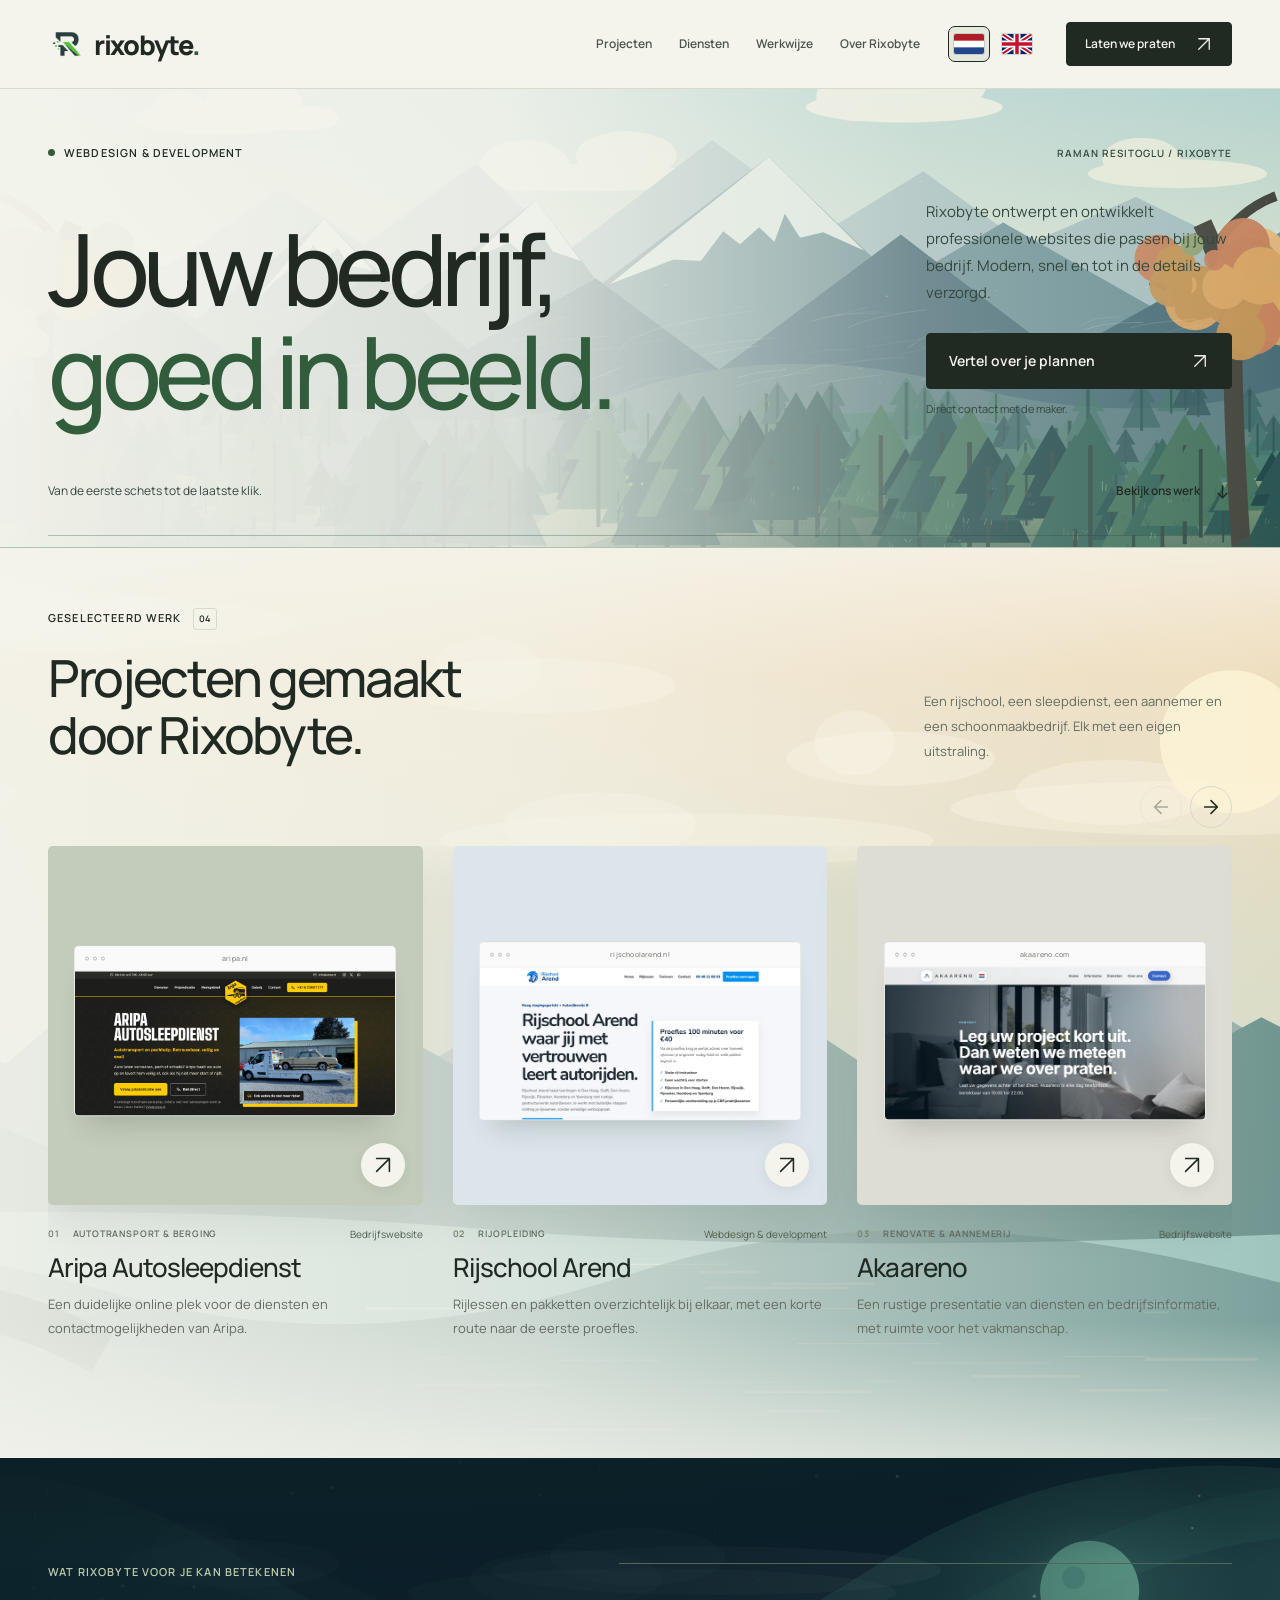
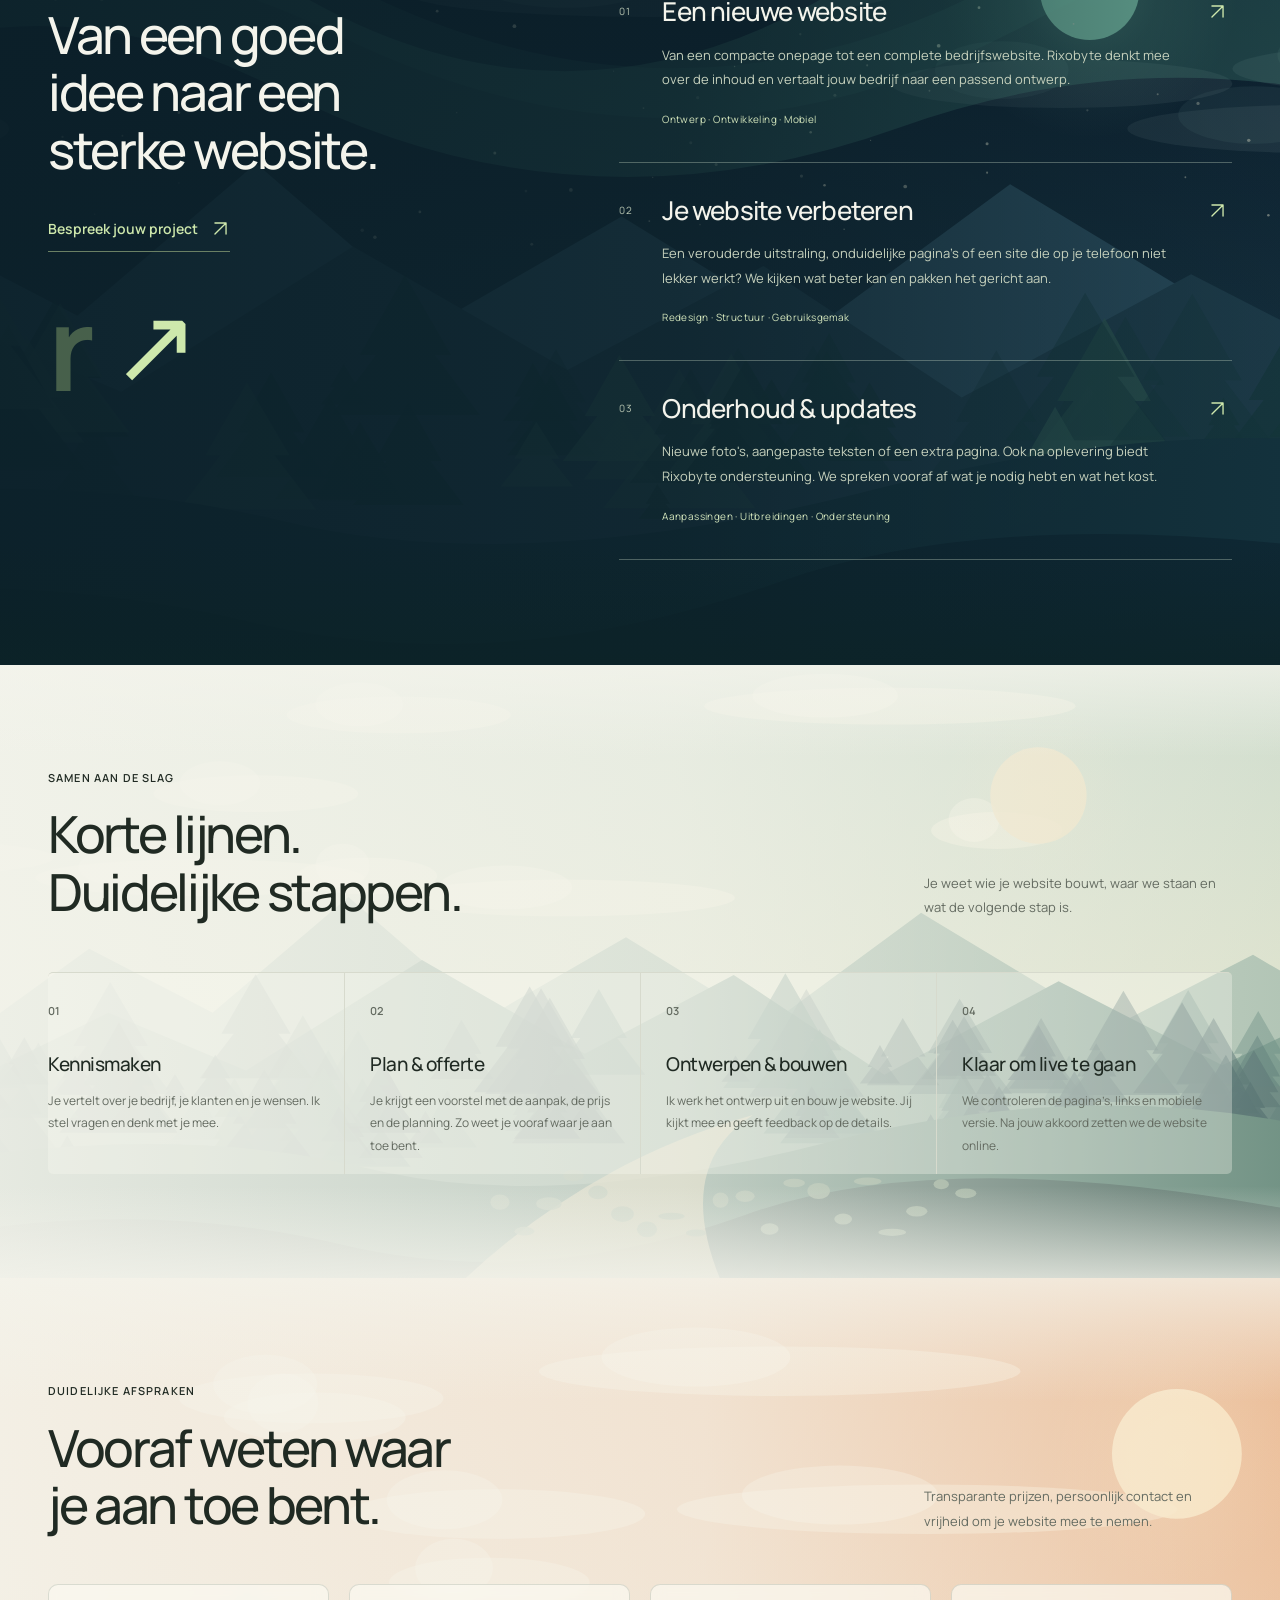
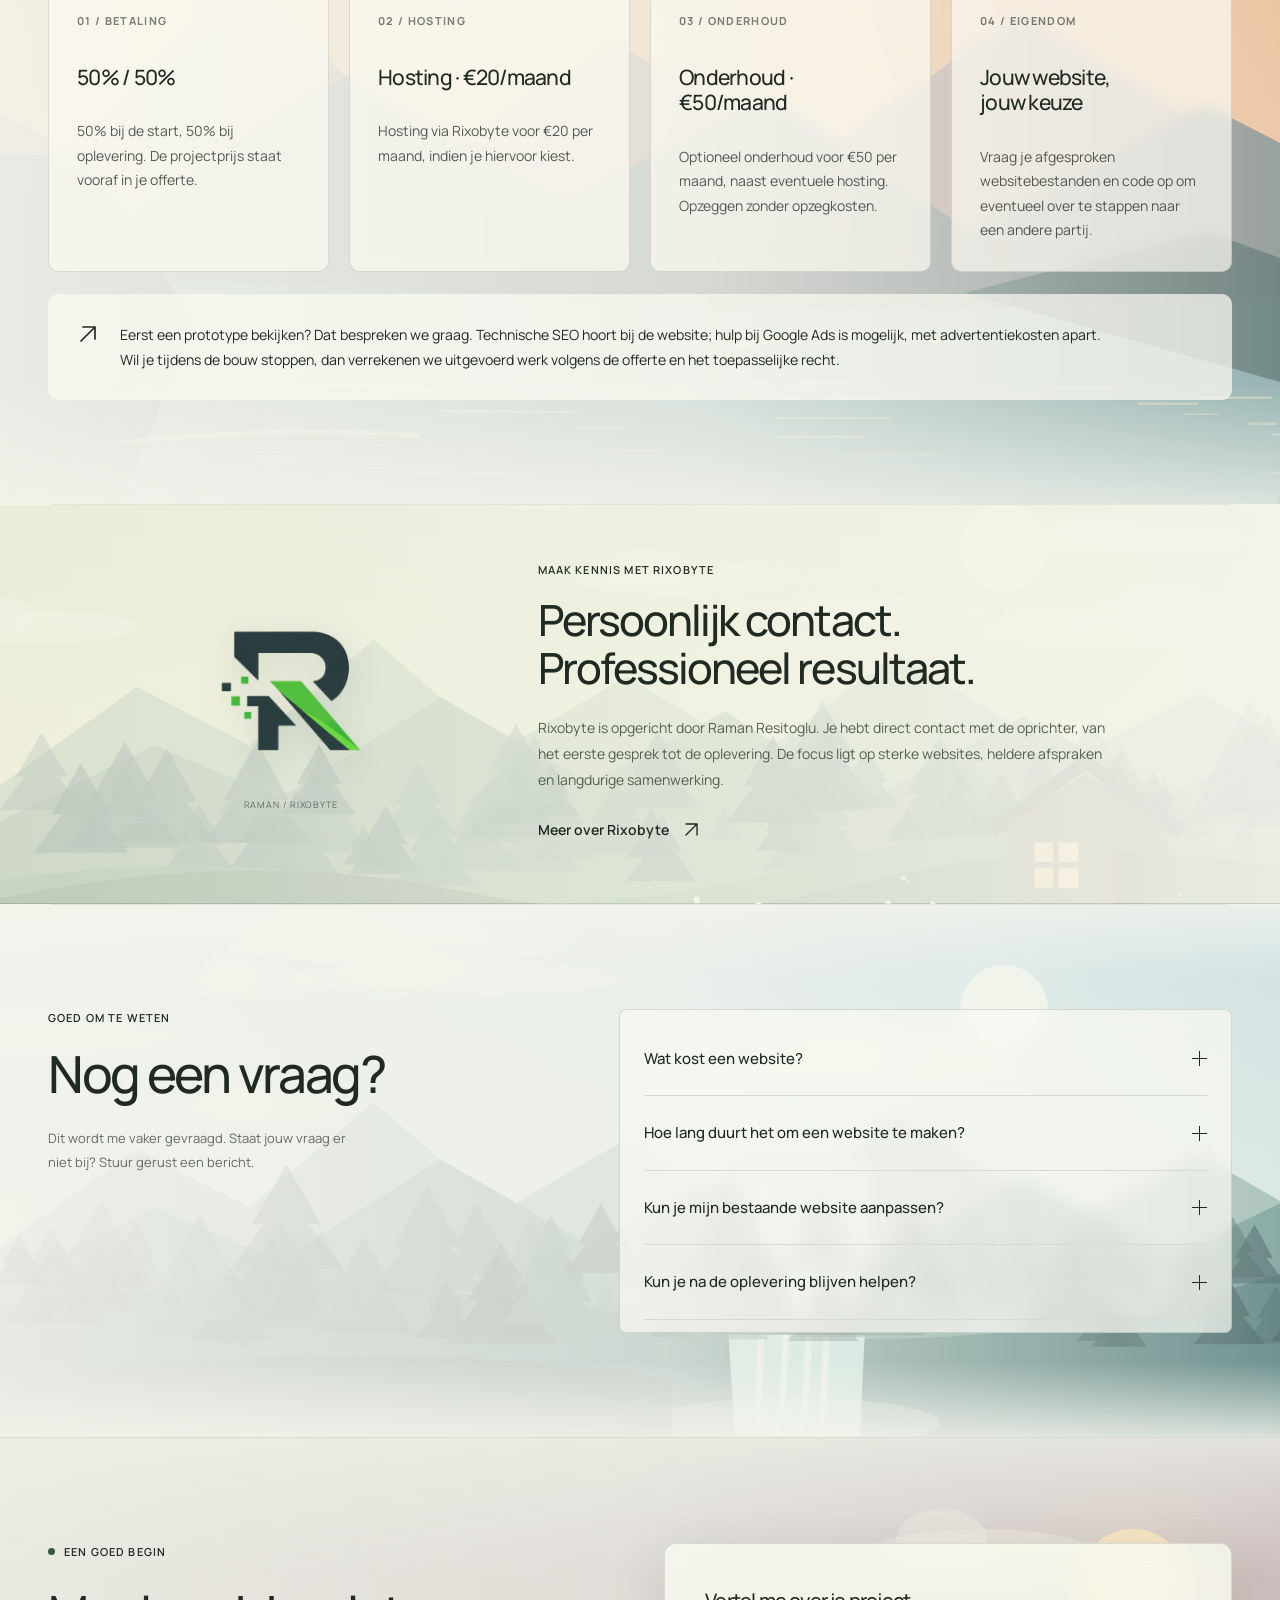
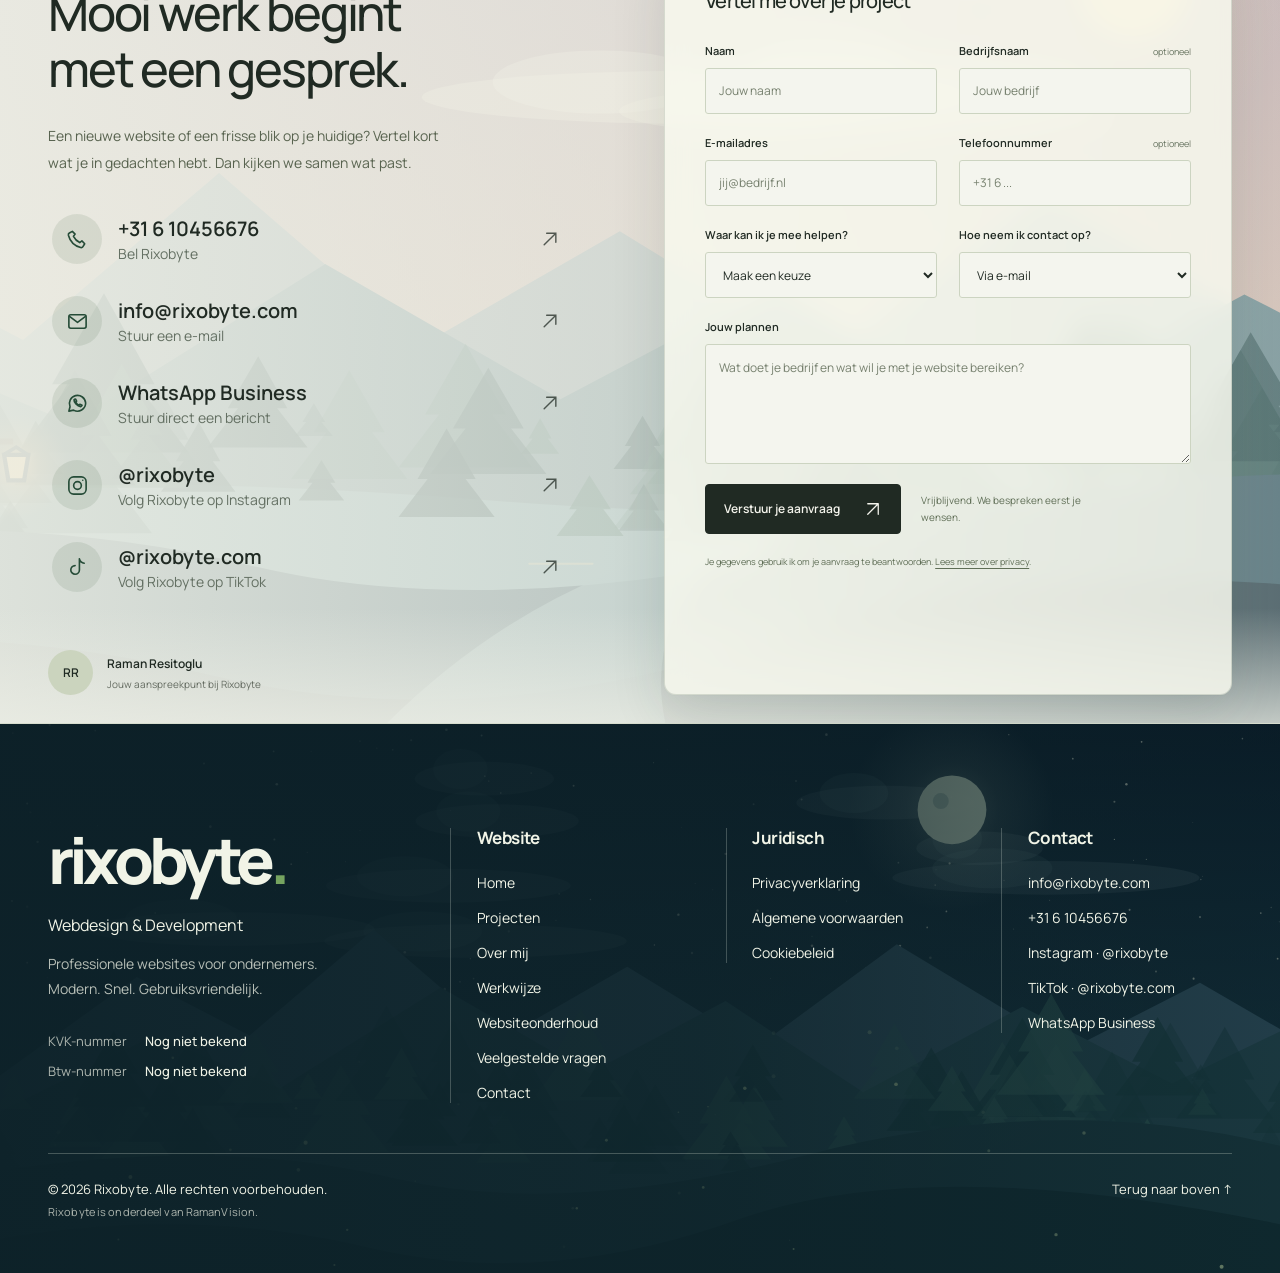
<file: index.html>
<!doctype html>
<html lang="nl">
  <head>
    <meta charset="utf-8" />
    <meta name="viewport" content="width=device-width, initial-scale=1" />
    <meta name="theme-color" content="#f4f4ec" />
    <meta name="description" content="Rixobyte ontwerpt en ontwikkelt professionele websites voor ondernemers. Van een nieuwe website tot redesign en onderhoud. Bespreek jouw project.">
    <meta
      property="og:title"
      content="Rixobyte | Jouw bedrijf, goed in beeld."
    />
    <meta
      property="og:description"
      content="Rixobyte ontwerpt en bouwt websites voor ondernemers. Bekijk onze projecten en bespreek jouw nieuwe website."
    />
    <meta property="og:type" content="website" />
    <meta property="og:url" content="https://www.rixobyte.com/" />
    <link rel="canonical" href="https://www.rixobyte.com/" />
    <meta property="og:locale" content="nl_NL" />
    <title>Rixobyte | Professionele websites voor ondernemers</title>
    <link rel="icon" type="image/png" href="rixobyte-logo.png" />
    <link rel="icon" type="image/svg+xml" sizes="any" href="rixobyte-favicon.svg?v=4">
    <link rel="apple-touch-icon" href="rixobyte-logo.png" />
    <link
      rel="preload"
      href="manrope-400.woff"
      as="font"
      type="font/woff"
      crossorigin
    />
    <link
      rel="preload"
      href="manrope-600.woff"
      as="font"
      type="font/woff"
      crossorigin
    />
    <link rel="stylesheet" href="styles.css?v=20261120-distinct-scenes" />
    <script src="translations.js?v=20261119-ramanvision" defer></script>
    <script src="script.js?v=20261120-audit" defer></script>
    <script src="rixobyte-nature.js?v=20261120-audit" defer></script>
    <script src="rixobyte-scroll.js?v=20261119" defer></script>
  
<meta property="og:image" content="https://www.rixobyte.com/rixobyte-logo.png">
<meta property="og:image:alt" content="Rixobyte logo">
<meta name="twitter:card" content="summary_large_image">
<script type="application/ld+json">{"@context":"https://schema.org","@type":"Organization","name":"Rixobyte","url":"https://www.rixobyte.com/","logo":"https://www.rixobyte.com/rixobyte-logo.png","email":"info@rixobyte.com","sameAs":["https://www.instagram.com/rixobyte/"]}</script>
</head>
  <body data-page="home" id="top">
    <a data-i18n="skip" class="skip-link" href="#main">Naar de inhoud</a>
    <header class="site-header">
      <div class="shell header-inner">
        <a class="brand" href="index.html" aria-label="Rixobyte home"
          ><img src="rixobyte-logo.png" width="42" height="42" alt="" /><span
            >rixobyte<span class="brand-dot">.</span></span
          ></a
        >
        <nav
          class="main-nav"
          id="mainNav"
          aria-label="Hoofdnavigatie"
          data-i18n-aria-label="mainNav"
        >
          <a data-i18n="navProjects" href="#projecten" data-section="projecten"
            >Projecten</a
          ><a data-i18n="navServices" href="#diensten" data-section="diensten"
            >Diensten</a
          ><a data-i18n="navProcess" href="#werkwijze" data-section="werkwijze"
            >Werkwijze</a
          >
          <a data-i18n="navAbout" href="info.html">Over mij</a>
          <a data-i18n="navContact" href="#offerte" class="mobile-contact"
            >Contact</a
          >
        </nav>
        <div class="header-actions">
          <div
            class="language-switch"
            role="group"
            aria-label="Taal kiezen"
            data-i18n-aria-label="language"
          >
            <button type="button" data-lang="nl" lang="nl" aria-label="Nederlands" title="Nederlands" aria-pressed="true"><svg viewBox="0 0 30 20" aria-hidden="true" focusable="false"><rect width="30" height="20" fill="#21468B"/><rect width="30" height="13.333" fill="#fff"/><rect width="30" height="6.667" fill="#AE1C28"/></svg></button><button type="button" data-lang="en" lang="en" aria-label="English" title="English" aria-pressed="false"><svg viewBox="0 0 30 20" aria-hidden="true" focusable="false"><rect width="30" height="20" fill="#012169"/><path d="M0 0L30 20M30 0L0 20" stroke="#fff" stroke-width="5"/><path d="M0 0L30 20M30 0L0 20" stroke="#C8102E" stroke-width="2"/><path d="M15 0V20M0 10H30" stroke="#fff" stroke-width="7"/><path d="M15 0V20M0 10H30" stroke="#C8102E" stroke-width="3.5"/></svg></button>
          </div>
          <a class="button button-small header-cta" href="#offerte"
            ><span data-i18n="talk">Laten we praten</span
            ><svg
              class="icon"
              viewBox="0 0 24 24"
              fill="none"
              aria-hidden="true"
            >
              <path
                d="M5 19 19 5M5 5h14v14"
                stroke="currentColor"
                stroke-width="1.7"
                stroke-linecap="round"
                stroke-linejoin="round"
              /></svg
          ></a>
          <button
            class="menu-toggle"
            type="button"
            aria-expanded="false"
            aria-controls="mainNav"
            aria-label="Menu openen"
            data-i18n-aria-label="openMenu"
          >
            <span></span><span></span>
          </button>
        </div>
      </div>
    </header>
    <main id="main" tabindex="-1">
      <section class="hero shell" aria-labelledby="heroTitle">
        <div class="hero-topline">
          <p class="eyebrow">
            <span class="status-dot" aria-hidden="true"></span>Webdesign &amp;
            development
          </p>
          <p class="eyebrow hero-signature">Raman Resitoglu / Rixobyte</p>
        </div>
        <div class="hero-main">
          <h1 id="heroTitle">
            <span data-i18n="heroLine1">Jouw bedrijf,</span><br /><span
              data-i18n="heroLine2"
              class="hero-accent"
              >goed in beeld.</span
            >
          </h1> 
          <div class="hero-aside">
            <p data-i18n="heroText">
              Ik ben Raman. Ik ontwerp en bouw websites die passen bij jouw
              bedrijf. Helder, snel en tot in de details verzorgd.
            </p>
            <a class="button" href="#offerte"
              ><span data-i18n="heroCta">Vertel over je plannen</span
              ><svg
                class="icon"
                viewBox="0 0 24 24"
                fill="none"
                aria-hidden="true"
              >
                <path
                  d="M5 19 19 5M5 5h14v14"
                  stroke="currentColor"
                  stroke-width="1.7"
                  stroke-linecap="round"
                  stroke-linejoin="round"
                /></svg
            ></a>
            <p class="hero-note">
              <span data-i18n="heroNote">Direct contact met de maker.</span>
            </p>
          </div>
        </div>
        <div class="hero-foot">
          <p>
            <span data-i18n="heroFoot"
              >Van de eerste schets tot de laatste klik.</span
            >
          </p>
          <a class="text-link" href="#projecten"
            ><span data-i18n="viewWork">Bekijk mijn werk</span
            ><svg
              class="icon"
              viewBox="0 0 24 24"
              fill="none"
              aria-hidden="true"
            >
              <path
                d="M12 4v16m-6-6 6 6 6-6"
                stroke="currentColor"
                stroke-width="1.7"
              /></svg
          ></a>
        </div>
      </section>

      <section
        class="projects shell section-space"
        id="projecten"
        aria-labelledby="projectsTitle"
      >
        <div class="section-intro">
          <div>
            <p class="eyebrow">
              <span data-i18n="selected">Geselecteerd werk</span>
              <span class="count">04</span>
            </p>
            <h2 id="projectsTitle">
              <span data-i18n="projectsTitle"
                >Projecten gemaakt door Rixobyte.</span
              >
            </h2>
          </div>
          <p class="section-aside">
            <span data-i18n="projectsText"
              >Een rijschool, een sleepdienst, een aannemer en een
              schoonmaakbedrijf. Elk met een eigen uitstraling.</span
            >
          </p>
        </div>
        <div class="project-controls" hidden>
          <button
            class="project-control"
            type="button"
            data-project-scroll="previous"
            aria-label="Vorige projecten"
            data-i18n-aria-label="projectPrevious"
          >
            <svg
              class="icon"
              viewBox="0 0 24 24"
              fill="none"
              aria-hidden="true"
            >
              <path
                d="M19 12H5m7 7-7-7 7-7"
                stroke="currentColor"
                stroke-width="1.7"
                stroke-linecap="round"
                stroke-linejoin="round"
              />
            </svg>
          </button>
          <button
            class="project-control"
            type="button"
            data-project-scroll="next"
            aria-label="Volgende projecten"
            data-i18n-aria-label="projectNext"
          >
            <svg
              class="icon"
              viewBox="0 0 24 24"
              fill="none"
              aria-hidden="true"
            >
              <path
                d="M5 12h14m-7-7 7 7-7 7"
                stroke="currentColor"
                stroke-width="1.7"
                stroke-linecap="round"
                stroke-linejoin="round"
              />
            </svg>
          </button>
        </div>
        <div
          class="project-grid"
          id="projectTrack"
          role="region"
          aria-label="Projecten"
          data-i18n-aria-label="projectCarousel"
          tabindex="0"
        >
          <article class="project project-aripa">
            <a
              class="project-cover"
              href="https://www.aripa.nl/"
              target="_blank"
              rel="noopener noreferrer"
              aria-label="Bekijk Aripa Autosleepdienst (opent in nieuw tabblad)"
              data-i18n-aria-label="aripaLink"
              ><div class="project-art art-aripa">
                <div class="site-window">
                  <div class="window-toolbar" aria-hidden="true">
                    <i></i><i></i><i></i><span>aripa.nl</span>
                  </div>
                  <img
                    src="foto2.png"
                    width="1892"
                    height="852"
                    loading="lazy"
                    decoding="async"
                    alt="Voorbeeld van de website Aripa Autosleepdienst"
                    data-i18n-alt="aripaAlt"
                  />
                </div>
                <span class="project-visit"
                  ><svg
                    class="icon"
                    viewBox="0 0 24 24"
                    fill="none"
                    aria-hidden="true"
                  >
                    <path
                      d="M5 19 19 5M5 5h14v14"
                      stroke="currentColor"
                      stroke-width="1.7"
                      stroke-linecap="round"
                      stroke-linejoin="round"
                    /></svg
                ></span></div
            ></a>
            <div class="project-meta">
              <p class="eyebrow">
                <span class="project-number">01</span
                ><span data-i18n="aripaCat">Autotransport &amp; berging</span>
              </p>
              <span data-i18n="aripaTag" class="project-tag"
                >Bedrijfswebsite</span
              >
            </div>
            <h3>
              <a
                href="https://www.aripa.nl/"
                target="_blank"
                rel="noopener noreferrer"
                >Aripa Autosleepdienst<svg
                  class="icon"
                  viewBox="0 0 24 24"
                  fill="none"
                  aria-hidden="true"
                >
                  <path
                    d="M5 19 19 5M5 5h14v14"
                    stroke="currentColor"
                    stroke-width="1.7"
                    stroke-linecap="round"
                    stroke-linejoin="round"
                  /></svg
                ><span class="sr-only" data-i18n="newTab">
                  (opent in nieuw tabblad)</span
                ></a
              >
            </h3>
            <p data-i18n="aripaDesc" class="project-description">
              Een duidelijke online plek voor de diensten en
              contactmogelijkheden van Aripa.
            </p>
          </article>
          <article class="project project-rijschoolarend">
            <a
              class="project-cover"
              href="https://rijschoolarend.nl/"
              target="_blank"
              rel="noopener noreferrer"
              aria-label="Bekijk Rijschool Arend (opent in nieuw tabblad)"
              data-i18n-aria-label="rijschoolarendLink"
              ><div class="project-art art-rijschoolarend">
                <div class="site-window">
                  <div class="window-toolbar" aria-hidden="true">
                    <i></i><i></i><i></i><span>rijschoolarend.nl</span>
                  </div>
                  <img
                    src="rijschoolarend-1440.webp"
                    srcset="
                      rijschoolarend-720.webp   720w,
                      rijschoolarend-1440.webp 1440w
                    "
                    sizes="(max-width: 700px) 90vw, 50vw"
                    width="1440"
                    height="686"
                    loading="lazy"
                    decoding="async"
                    alt="Voorbeeld van de website Rijschool Arend"
                    data-i18n-alt="rijschoolarendAlt"
                  />
                </div>
                <span class="project-visit"
                  ><svg
                    class="icon"
                    viewBox="0 0 24 24"
                    fill="none"
                    aria-hidden="true"
                  >
                    <path
                      d="M5 19 19 5M5 5h14v14"
                      stroke="currentColor"
                      stroke-width="1.7"
                      stroke-linecap="round"
                      stroke-linejoin="round"
                    /></svg
                ></span></div
            ></a>
            <div class="project-meta">
              <p class="eyebrow">
                <span class="project-number">02</span
                ><span data-i18n="rijschoolarendCat">Rijopleiding</span>
              </p>
              <span data-i18n="rijschoolarendTag" class="project-tag"
                >Webdesign &amp; development</span
              >
            </div>
            <h3>
              <a
                href="https://rijschoolarend.nl/"
                target="_blank"
                rel="noopener noreferrer"
                >Rijschool Arend<svg
                  class="icon"
                  viewBox="0 0 24 24"
                  fill="none"
                  aria-hidden="true"
                >
                  <path
                    d="M5 19 19 5M5 5h14v14"
                    stroke="currentColor"
                    stroke-width="1.7"
                    stroke-linecap="round"
                    stroke-linejoin="round"
                  /></svg
                ><span class="sr-only" data-i18n="newTab">
                  (opent in nieuw tabblad)</span
                ></a
              >
            </h3>
            <p data-i18n="rijschoolarendDesc" class="project-description">
              Rijlessen en pakketten overzichtelijk bij elkaar, met een korte
              route naar de eerste proefles.
            </p>
          </article>
          <article class="project project-akaareno">
            <a
              class="project-cover"
              href="https://akaareno.com/"
              target="_blank"
              rel="noopener noreferrer"
              aria-label="Bekijk Akaareno (opent in nieuw tabblad)"
              data-i18n-aria-label="akaarenoLink"
              ><div class="project-art art-akaareno">
                <div class="site-window">
                  <div class="window-toolbar" aria-hidden="true">
                    <i></i><i></i><i></i><span>akaareno.com</span>
                  </div>
                  <img
                    src="akaareno-1440.webp"
                    srcset="akaareno-720.webp 720w, akaareno-1440.webp 1440w"
                    sizes="(max-width: 700px) 90vw, 50vw"
                    width="1440"
                    height="686"
                    loading="lazy"
                    decoding="async"
                    alt="Voorbeeld van de website Akaareno"
                    data-i18n-alt="akaarenoAlt"
                  />
                </div>
                <span class="project-visit"
                  ><svg
                    class="icon"
                    viewBox="0 0 24 24"
                    fill="none"
                    aria-hidden="true"
                  >
                    <path
                      d="M5 19 19 5M5 5h14v14"
                      stroke="currentColor"
                      stroke-width="1.7"
                      stroke-linecap="round"
                      stroke-linejoin="round"
                    /></svg
                ></span></div
            ></a>
            <div class="project-meta">
              <p class="eyebrow">
                <span class="project-number">03</span
                ><span data-i18n="akaarenoCat">Renovatie &amp; aannemerij</span>
              </p>
              <span data-i18n="akaarenoTag" class="project-tag"
                >Bedrijfswebsite</span
              >
            </div>
            <h3>
              <a
                href="https://akaareno.com/"
                target="_blank"
                rel="noopener noreferrer"
                >Akaareno<svg
                  class="icon"
                  viewBox="0 0 24 24"
                  fill="none"
                  aria-hidden="true"
                >
                  <path
                    d="M5 19 19 5M5 5h14v14"
                    stroke="currentColor"
                    stroke-width="1.7"
                    stroke-linecap="round"
                    stroke-linejoin="round"
                  /></svg
                ><span class="sr-only" data-i18n="newTab">
                  (opent in nieuw tabblad)</span
                ></a
              >
            </h3>
            <p data-i18n="akaarenoDesc" class="project-description">
              Een rustige presentatie van diensten en bedrijfsinformatie, met
              ruimte voor het vakmanschap.
            </p>
          </article>
          <article class="project project-glansora">
            <a
              class="project-cover"
              href="https://glansora.nl/index.html"
              target="_blank"
              rel="noopener noreferrer"
              aria-label="Bekijk Glansora (opent in nieuw tabblad)"
              data-i18n-aria-label="glansoraLink"
              ><div class="project-art art-glansora">
                <div class="site-window">
                  <div class="window-toolbar" aria-hidden="true">
                    <i></i><i></i><i></i><span>glansora.nl/index.html</span>
                  </div>
                  <img
                    src="glansora-1440.webp"
                    srcset="glansora-720.webp 720w, glansora-1440.webp 1440w"
                    sizes="(max-width: 700px) 90vw, 50vw"
                    width="1440"
                    height="733"
                    loading="lazy"
                    decoding="async"
                    alt="Voorbeeld van de website Glansora"
                    data-i18n-alt="glansoraAlt"
                  />
                </div>
                <span class="project-visit"
                  ><svg
                    class="icon"
                    viewBox="0 0 24 24"
                    fill="none"
                    aria-hidden="true"
                  >
                    <path
                      d="M5 19 19 5M5 5h14v14"
                      stroke="currentColor"
                      stroke-width="1.7"
                      stroke-linecap="round"
                      stroke-linejoin="round"
                    /></svg
                ></span></div
            ></a>
            <div class="project-meta">
              <p class="eyebrow">
                <span class="project-number">04</span
                ><span data-i18n="glansoraCat">Schoonmaak</span>
              </p>
              <span data-i18n="glansoraTag" class="project-tag"
                >Webdesign &amp; development</span
              >
            </div>
            <h3>
              <a
                href="https://glansora.nl/index.html"
                target="_blank"
                rel="noopener noreferrer"
                >Glansora<svg
                  class="icon"
                  viewBox="0 0 24 24"
                  fill="none"
                  aria-hidden="true"
                >
                  <path
                    d="M5 19 19 5M5 5h14v14"
                    stroke="currentColor"
                    stroke-width="1.7"
                    stroke-linecap="round"
                    stroke-linejoin="round"
                  /></svg
                ><span class="sr-only" data-i18n="newTab">
                  (opent in nieuw tabblad)</span
                ></a
              >
            </h3>
            <p data-i18n="glansoraDesc" class="project-description">
              Een frisse uitstraling, heldere diensten en een toegankelijke
              offerteaanvraag.
            </p>
          </article>
          <article class="project project-coming-soon">
            <div class="project-art project-coming-art" aria-hidden="true">
              <div class="project-coming-message">
                <span class="project-coming-plus">+</span>
                <span data-i18n="projectSoonEyebrow">Binnenkort</span>
              </div>
            </div>
            <div class="project-meta">
              <p class="eyebrow" data-i18n="projectSoonEyebrow">Binnenkort</p>
              <span class="project-tag" data-i18n="projectSoonTag"
                >Nieuw werk</span
              >
            </div>
            <h3 data-i18n="projectSoonTitle">Nieuw project</h3>
            <p class="project-description" data-i18n="projectSoonDescription">
              Binnenkort vind je hier een nieuw project.
            </p>
          </article>
        </div>
      </section>

      <section
        class="services dark-section"
        id="diensten"
        aria-labelledby="servicesTitle"
      >
        <div class="shell services-grid">
          <div class="services-heading">
            <p class="eyebrow">
              <span data-i18n="servicesEyebrow">Wat ik voor je kan doen</span>
            </p>
            <h2 id="servicesTitle">
              <span data-i18n="servicesTitle"
                >Van een goed idee naar een goede website.</span
              >
            </h2>
            <a class="text-link light-link" href="#offerte"
              ><span data-i18n="discuss">Bespreek jouw project</span
              ><svg
                class="icon"
                viewBox="0 0 24 24"
                fill="none"
                aria-hidden="true"
              >
                <path
                  d="M5 19 19 5M5 5h14v14"
                  stroke="currentColor"
                  stroke-width="1.7"
                  stroke-linecap="round"
                  stroke-linejoin="round"
                /></svg
            ></a>
            <div class="services-mark" aria-hidden="true">
              <span>r</span><span>↗</span>
            </div>
          </div>
          <div class="service-list">
            <article class="service-row">
              <span class="service-number">01</span>
              <div>
                <h3>
                  <span data-i18n="service1Title">Een nieuwe website</span>
                </h3>
                <p>
                  <span data-i18n="service1Text"
                    >Een compacte one-page, een portfolio of een complete
                    bedrijfswebsite. Ik denk mee over de inhoud en vertaal je
                    bedrijf naar een passend ontwerp.</span
                  >
                </p>
                <p class="service-detail">
                  <span data-i18n="service1Detail"
                    >Ontwerp · Ontwikkeling · Mobiel</span
                  >
                </p>
              </div>
              <svg
                class="icon"
                viewBox="0 0 24 24"
                fill="none"
                aria-hidden="true"
              >
                <path
                  d="M5 19 19 5M5 5h14v14"
                  stroke="currentColor"
                  stroke-width="1.7"
                  stroke-linecap="round"
                  stroke-linejoin="round"
                />
              </svg>
            </article>
            <article class="service-row">
              <span class="service-number">02</span>
              <div>
                <h3>
                  <span data-i18n="service2Title">Je website verbeteren</span>
                </h3>
                <p>
                  <span data-i18n="service2Text"
                    >Een verouderde uitstraling, onduidelijke pagina’s of een
                    site die op je telefoon niet lekker werkt? We kijken wat
                    beter kan en pakken het gericht aan.</span
                  >
                </p>
                <p class="service-detail">
                  <span data-i18n="service2Detail"
                    >Redesign · Structuur · Gebruiksgemak</span
                  >
                </p>
              </div>
              <svg
                class="icon"
                viewBox="0 0 24 24"
                fill="none"
                aria-hidden="true"
              >
                <path
                  d="M5 19 19 5M5 5h14v14"
                  stroke="currentColor"
                  stroke-width="1.7"
                  stroke-linecap="round"
                  stroke-linejoin="round"
                />
              </svg>
            </article>
            <article class="service-row">
              <span class="service-number">03</span>
              <div>
                <h3>
                  <span data-i18n="service3Title">Onderhoud &amp; updates</span>
                </h3>
                <p>
                  <span data-i18n="service3Text"
                    >Nieuwe foto’s, aangepaste teksten of een extra pagina. Ook
                    na de oplevering kan ik helpen. We spreken vooraf af wat je
                    nodig hebt en wat het kost.</span
                  >
                </p>
                <p class="service-detail">
                  <span data-i18n="service3Detail"
                    >Aanpassingen · Uitbreidingen · Ondersteuning</span
                  >
                </p>
              </div>
              <svg
                class="icon"
                viewBox="0 0 24 24"
                fill="none"
                aria-hidden="true"
              >
                <path
                  d="M5 19 19 5M5 5h14v14"
                  stroke="currentColor"
                  stroke-width="1.7"
                  stroke-linecap="round"
                  stroke-linejoin="round"
                />
              </svg>
            </article>
          </div>
        </div>
      </section>

      <section
        class="process shell section-space"
        id="werkwijze"
        aria-labelledby="processTitle"
      >
        <div class="section-intro">
          <div>
            <p class="eyebrow">
              <span data-i18n="processEyebrow">Samen aan de slag</span>
            </p>
            <h2 id="processTitle">
              <span data-i18n="processTitle"
                >Korte lijnen. Duidelijke stappen.</span
              >
            </h2>
          </div>
          <p class="section-aside">
            <span data-i18n="processText"
              >Je weet wie je website bouwt, waar we staan en wat de volgende
              stap is.</span
            >
          </p>
        </div>
        <ol class="process-list">
          <li>
            <span class="step-number">01</span>
            <h3><span data-i18n="step1Title">Kennismaken</span></h3>
            <p>
              <span data-i18n="step1Text"
                >Je vertelt over je bedrijf, je klanten en je wensen. Ik stel
                vragen en denk met je mee.</span
              >
            </p>
          </li>
          <li>
            <span class="step-number">02</span>
            <h3><span data-i18n="step2Title">Plan &amp; offerte</span></h3>
            <p>
              <span data-i18n="step2Text"
                >Je krijgt een voorstel met de aanpak, de prijs en de planning.
                Zo weet je vooraf waar je aan toe bent.</span
              >
            </p>
          </li>
          <li>
            <span class="step-number">03</span>
            <h3><span data-i18n="step3Title">Ontwerpen &amp; bouwen</span></h3>
            <p>
              <span data-i18n="step3Text"
                >Ik werk het ontwerp uit en bouw je website. Jij kijkt mee en
                geeft feedback op de details.</span
              >
            </p>
          </li>
          <li>
            <span class="step-number">04</span>
            <h3><span data-i18n="step4Title">Klaar om live te gaan</span></h3>
            <p>
              <span data-i18n="step4Text"
                >We controleren de pagina’s, links en mobiele versie. Na jouw
                akkoord zetten we de website online.</span
              >
            </p>
          </li>
        </ol>
      </section>

      <section class="agreements shell section-space" aria-labelledby="agreementsTitle">
        <div class="section-intro">
          <div><p class="eyebrow" data-i18n="agreementsEyebrow">Duidelijke afspraken</p><h2 id="agreementsTitle" data-i18n="agreementsTitle">Vooraf weten waar je aan toe bent.</h2></div>
          <p class="section-aside" data-i18n="agreementsIntro">Transparante prijzen, persoonlijk contact en vrijheid om je website mee te nemen.</p>
        </div>
        <div class="agreements-grid">
          <article class="agreement-card"><span class="agreement-index" data-i18n="agreementIndex1">01 / BETALING</span><h3 data-i18n="agreement1Title">50% / 50%</h3><p data-i18n="agreement1Text">50% bij de start, 50% bij oplevering. De projectprijs staat vooraf in je offerte.</p></article>
          <article class="agreement-card"><span class="agreement-index" data-i18n="agreementIndex2">02 / HOSTING</span><h3 data-i18n="agreement2Title">Hosting · €20/maand</h3><p data-i18n="agreement2Text">Hosting via Rixobyte voor €20 per maand, indien je hiervoor kiest.</p></article>
          <article class="agreement-card"><span class="agreement-index" data-i18n="agreementIndex3">03 / ONDERHOUD</span><h3 data-i18n="agreement3Title">Onderhoud · €50/maand</h3><p data-i18n="agreement3Text">Optioneel onderhoud voor €50 per maand, naast eventuele hosting. Opzeggen zonder opzegkosten.</p></article>
          <article class="agreement-card"><span class="agreement-index" data-i18n="agreementIndex4">04 / EIGENDOM</span><h3 data-i18n="agreement4Title">Jouw website, jouw keuze</h3><p data-i18n="agreement4Text">Vraag je afgesproken websitebestanden en code op om eventueel over te stappen naar een andere partij.</p></article>
        </div>
        <div class="agreements-note"><span class="agreements-note-mark" aria-hidden="true"><svg viewBox="0 0 24 24" width="24" height="24" fill="none" focusable="false"><path d="M5 19 19 5M7 5h12v12" stroke="currentColor" stroke-width="1.7" stroke-linecap="round" stroke-linejoin="round"/></svg></span><p data-i18n="agreementsNote">Eerst een prototype bekijken? Dat bespreken we graag. Technische SEO hoort bij de website; hulp bij Google Ads is mogelijk, met advertentiekosten apart. Wil je tijdens de bouw stoppen, dan verrekenen we uitgevoerd werk volgens de offerte en het toepasselijke recht.</p></div>
      </section>
      <section class="maker shell" aria-labelledby="makerTitle">
        <div class="maker-symbol" aria-hidden="true">
          <img
            src="rixobyte-logo.png"
            width="384"
            height="384"
            loading="lazy"
            alt=""
          /><span>Raman / Rixobyte</span>
        </div>
        <div class="maker-copy">
          <p class="eyebrow">
            <span data-i18n="makerEyebrow">De persoon achter de pixels</span>
          </p>
          <h2 id="makerTitle">
            <span data-i18n="makerTitle">Je spreekt met de maker.</span>
          </h2>
          <p>
            <span data-i18n="makerText"
              >Ik ben Raman Resitoglu, de maker achter Rixobyte. Van ons eerste
              gesprek tot de oplevering werk je rechtstreeks met mij. Ik houd
              van websites die goed in elkaar zitten en prettig zijn om te
              gebruiken.</span
            >
          </p>
          <a class="text-link" href="info.html"
            ><span data-i18n="moreAbout">Meer over Rixobyte</span
            ><svg
              class="icon"
              viewBox="0 0 24 24"
              fill="none"
              aria-hidden="true"
            >
              <path
                d="M5 19 19 5M5 5h14v14"
                stroke="currentColor"
                stroke-width="1.7"
                stroke-linecap="round"
                stroke-linejoin="round"
              /></svg
          ></a>
        </div>
      </section>

      <section class="faq shell section-space" aria-labelledby="faqTitle">
        <div class="faq-intro">
          <p class="eyebrow">
            <span data-i18n="faqEyebrow">Goed om te weten</span>
          </p>
          <h2 id="faqTitle">
            <span data-i18n="faqTitle">Nog een vraag?</span>
          </h2>
          <p>
            <span data-i18n="faqText"
              >Dit wordt me vaker gevraagd. Staat jouw vraag er niet bij? Stuur
              gerust een bericht.</span
            >
          </p>
        </div>
        <div class="faq-list">
          <details>
            <summary>
              <span data-i18n="faqQ1">Wat kost een website?</span
              ><span class="faq-plus" aria-hidden="true"></span>
            </summary>
            <p data-i18n="faqA1">
              Dat hangt af van het aantal pagina’s, de functies en hoeveel
              inhoud er al klaarstaat. Na een korte kennismaking krijg je een
              offerte met een duidelijke omschrijving van het werk en de prijs.
            </p>
          </details>
          <details>
            <summary>
              <span data-i18n="faqQ2"
                >Hoe lang duurt het om een website te maken?</span
              ><span class="faq-plus" aria-hidden="true"></span>
            </summary>
            <p data-i18n="faqA2">
              De planning hangt af van de grootte van het project en de
              beschikbaarheid van teksten, foto’s en feedback. We spreken de
              planning samen af voordat ik begin.
            </p>
          </details>
          <details>
            <summary>
              <span data-i18n="faqQ3"
                >Kun je mijn bestaande website aanpassen?</span
              ><span class="faq-plus" aria-hidden="true"></span>
            </summary>
            <p data-i18n="faqA3">
              Ja. Ik bekijk eerst hoe je huidige website is opgebouwd en welke
              verbeteringen nodig zijn. Daarna bespreken we of aanpassen of
              opnieuw opbouwen het beste bij je wensen past.
            </p>
          </details>
          <details>
            <summary>
              <span data-i18n="faqQ4"
                >Kun je na de oplevering blijven helpen?</span
              ><span class="faq-plus" aria-hidden="true"></span>
            </summary>
            <p data-i18n="faqA4">
              Ja, onderhoud en verdere aanpassingen zijn mogelijk. We maken
              vooraf afspraken over de werkzaamheden en de kosten. Ook hosting
              en je domein bespreken we bij de start van het project.
            </p>
          </details>
        </div>
      </section>
      <section class="contact" id="offerte" aria-labelledby="contactTitle">
        <div class="shell contact-grid">
          <div class="contact-copy">
            <p class="eyebrow">
              <span class="status-dot" aria-hidden="true"></span
              ><span data-i18n="contactEyebrow">Een goed begin</span>
            </p>
            <h2 id="contactTitle">
              <span data-i18n="contactLine1">Mooi werk begint</span><br /><span
                data-i18n="contactLine2"
                >met een gesprek.</span
              >
            </h2>
            <p>
              <span data-i18n="contactText"
                >Een nieuwe website of een frisse blik op je huidige? Vertel
                kort wat je in gedachten hebt. Dan kijken we samen wat
                past.</span
              >
            </p>
            <div class="contact-methods" aria-label="Contactmogelijkheden">
              <a class="contact-method" href="tel:+31610456676" ><span class="contact-method-icon" aria-hidden="true"><svg viewBox="0 0 24 24" fill="none" stroke="currentColor" stroke-width="1.7" stroke-linecap="round" stroke-linejoin="round"><path d="M6.6 3.5 9.5 6.4 7.8 8.7c1.5 3 3.5 5 6.5 6.5l2.3-1.7 2.9 2.9-1.8 3c-.5.8-1.5 1.2-2.4 1-6.7-1.8-11-6.1-12.8-12.8-.2-.9.2-1.9 1-2.4l3.1-1.7Z"/></svg></span><span class="contact-method-copy"><strong>+31 6 10456676</strong><small>Bel Rixobyte</small></span><svg class="contact-method-arrow" viewBox="0 0 24 24" fill="none" stroke="currentColor" stroke-width="1.7" stroke-linecap="round" aria-hidden="true"><path d="M5 19 19 5M8 5h11v11"/></svg></a>
              <a class="contact-method" href="mailto:info@rixobyte.com" ><span class="contact-method-icon" aria-hidden="true"><svg viewBox="0 0 24 24" fill="none" stroke="currentColor" stroke-width="1.7" stroke-linecap="round" stroke-linejoin="round"><rect x="3" y="5" width="18" height="14" rx="2"/><path d="m4 7 8 6 8-6"/></svg></span><span class="contact-method-copy"><strong>info@rixobyte.com</strong><small>Stuur een e-mail</small></span><svg class="contact-method-arrow" viewBox="0 0 24 24" fill="none" stroke="currentColor" stroke-width="1.7" stroke-linecap="round" aria-hidden="true"><path d="M5 19 19 5M8 5h11v11"/></svg></a>
              <a class="contact-method" href="https://wa.me/message/7NV3G5MVUB7BE1" target="_blank" rel="noopener noreferrer" aria-label="Stuur Rixobyte een WhatsApp-bericht (opent in nieuw tabblad)"><span class="contact-method-icon" aria-hidden="true"><svg viewBox="0 0 24 24" fill="none" stroke="currentColor" stroke-width="1.7" stroke-linecap="round" stroke-linejoin="round"><path d="M20.5 11.5a8.5 8.5 0 0 1-12.6 7.4L3 20l1.2-4.6A8.5 8.5 0 1 1 20.5 11.5Z"/><path d="M8.4 8.1c-.3 2.7 3.3 6.7 6.8 7.1.7.1 1.4-.8 1.6-1.3l-2.4-1.1-1.1 1c-1.5-.7-2.5-1.7-3.2-3.2l1-1.1-1.2-2.2c-.5 0-1.2.3-1.5.8Z"/></svg></span><span class="contact-method-copy"><strong>WhatsApp Business</strong><small>Stuur direct een bericht</small></span><svg class="contact-method-arrow" viewBox="0 0 24 24" fill="none" stroke="currentColor" stroke-width="1.7" stroke-linecap="round" aria-hidden="true"><path d="M5 19 19 5M8 5h11v11"/></svg></a>
              <a class="contact-method" href="https://www.instagram.com/rixobyte/" target="_blank" rel="noopener noreferrer" aria-label="Bekijk Rixobyte op Instagram (opent in nieuw tabblad)"><span class="contact-method-icon" aria-hidden="true"><svg viewBox="0 0 24 24" fill="none" stroke="currentColor" stroke-width="1.7" stroke-linecap="round" stroke-linejoin="round"><rect x="3" y="3" width="18" height="18" rx="5"/><circle cx="12" cy="12" r="4"/><circle cx="17.5" cy="6.5" r=".8" fill="currentColor" stroke="none"/></svg></span><span class="contact-method-copy"><strong>@rixobyte</strong><small>Volg Rixobyte op Instagram</small></span><svg class="contact-method-arrow" viewBox="0 0 24 24" fill="none" stroke="currentColor" stroke-width="1.7" stroke-linecap="round" aria-hidden="true"><path d="M5 19 19 5M8 5h11v11"/></svg></a>
              <a class="contact-method" href="https://www.tiktok.com/@rixobyte.com" target="_blank" rel="noopener noreferrer"><span class="contact-method-icon" aria-hidden="true"><svg viewBox="0 0 24 24" fill="none" stroke="currentColor" stroke-width="1.7" stroke-linecap="round" stroke-linejoin="round"><path d="M14 3v11.5a4.5 4.5 0 1 1-4.5-4.5M14 3c.7 2.6 2.3 4.2 5 4.5"/></svg></span><span class="contact-method-copy"><strong>@rixobyte.com</strong><small>Volg Rixobyte op TikTok</small></span><svg class="contact-method-arrow" viewBox="0 0 24 24" fill="none" stroke="currentColor" stroke-width="1.7" stroke-linecap="round" aria-hidden="true"><path d="M5 19 19 5M8 5h11v11"/></svg></a>
            </div>
            <div class="contact-person">
              <span class="person-initials" aria-hidden="true">RR</span>
              <div>
                <strong>Raman Resitoglu</strong
                ><span
                  ><span data-i18n="contactPerson"
                    >Jouw aanspreekpunt bij Rixobyte</span
                  ></span
                >
              </div>
            </div>
          </div>
          <form
            id="quoteForm"
            class="quote-form"
            action="https://api.web3forms.com/submit"
            method="POST"
          >
            <input
              type="hidden"
              name="access_key"
              value="2f683110-5db2-4389-92ff-74962a52984b"
            />
            <input
              type="hidden"
              name="subject"
              value="Nieuwe websiteaanvraag via Rixobyte"
            />
            <input type="hidden" name="from_name" value="Rixobyte website" />
            <input type="hidden" name="language" value="nl" />
            <input
              type="checkbox"
              name="botcheck"
              class="honeypot"
              tabindex="-1"
              aria-hidden="true"
              autocomplete="off"
            />
            <p class="form-intro">
              <span data-i18n="formIntro">Vertel me over je project</span>
            </p>
            <div class="form-row">
              <div class="field">
                <label for="name"><span data-i18n="labelname">Naam</span></label
                ><input
                  type="text"
                  id="name"
                  name="name"
                  required
                  autocomplete="name"
                  placeholder="Jouw naam"
                  data-i18n-placeholder="phname"
                  maxlength="160"
                  aria-describedby="nameError"
                /><span class="field-error" id="nameError"></span>
              </div>
              <div class="field">
                <label for="company"
                  ><span data-i18n="labelcompany">Bedrijfsnaam</span
                  ><small data-i18n="optional">optioneel</small></label
                ><input
                  type="text"
                  id="company"
                  name="company"
                  autocomplete="organization"
                  placeholder="Jouw bedrijf"
                  data-i18n-placeholder="phcompany"
                  maxlength="160"
                  aria-describedby="companyError"
                /><span class="field-error" id="companyError"></span>
              </div>
            </div>
            <div class="form-row">
              <div class="field">
                <label for="email"
                  ><span data-i18n="labelemail">E-mailadres</span></label
                ><input
                  type="email"
                  id="email"
                  name="email"
                  required
                  autocomplete="email"
                  placeholder="jij@bedrijf.nl"
                  data-i18n-placeholder="phemail"
                  maxlength="254"
                  aria-describedby="emailError"
                /><span class="field-error" id="emailError"></span>
              </div>
              <div class="field">
                <label for="phone"
                  ><span data-i18n="labelphone">Telefoonnummer</span
                  ><small data-i18n="optional">optioneel</small></label
                ><input
                  type="tel"
                  id="phone"
                  name="phone"
                  autocomplete="tel"
                  placeholder="+31 6 ..."
                  data-i18n-placeholder="phphone"
                  maxlength="160"
                  aria-describedby="phoneError"
                /><span class="field-error" id="phoneError"></span>
              </div>
            </div>
            <div class="form-row">
              <div class="field">
                <label for="project"
                  ><span data-i18n="projectLabel"
                    >Waar kan ik je mee helpen?</span
                  ></label
                ><select id="project" name="project">
                  <option
                    value=""
                    disabled
                    selected
                    data-label="Maak een keuze"
                    data-i18n-data-label="choose"
                    data-i18n="choose"
                  >
                    Maak een keuze
                  </option>
                  <option data-i18n="newSite" value="Nieuwe website">
                    Een nieuwe website
                  </option>
                  <option data-i18n="improveSite" value="Website verbeteren">
                    Mijn website verbeteren
                  </option>
                  <option data-i18n="portfolioSite" value="Portfolio">
                    Een portfolio
                  </option>
                  <option data-i18n="updates" value="Onderhoud">
                    Onderhoud &amp; updates
                  </option>
                  <option data-i18n="unsure" value="Overleggen">
                    Ik wil even overleggen
                  </option>
                </select>
              </div>
              <div class="field">
                <label for="contact"
                  ><span data-i18n="contactLabel"
                    >Hoe neem ik contact op?</span
                  ></label
                ><select id="contact" name="contact">
                  <option data-i18n="byMail" value="Mail">Via e-mail</option>
                  <option data-i18n="byPhone" value="Telefonisch">
                    Telefonisch
                  </option>
                  <option data-i18n="byBoth" value="Allebei">
                    Maakt niet uit
                  </option>
                </select>
              </div>
            </div>
            <div class="field">
              <label for="message"
                ><span data-i18n="messageLabel">Jouw plannen</span></label
              ><textarea
                id="message"
                name="message"
                required
                rows="4"
                maxlength="5000"
                aria-describedby="messageError"
                placeholder="Wat doet je bedrijf en wat wil je met je website bereiken?"
                data-i18n-placeholder="phmessage"
              ></textarea
              ><span class="field-error" id="messageError"></span>
            </div>
            <div class="form-bottom">
              <button class="button submit-button" type="submit">
                <span data-submit-label data-i18n="send"
                  >Verstuur je aanvraag</span
                ><svg
                  class="icon"
                  viewBox="0 0 24 24"
                  fill="none"
                  aria-hidden="true"
                >
                  <path
                    d="M5 19 19 5M5 5h14v14"
                    stroke="currentColor"
                    stroke-width="1.7"
                    stroke-linecap="round"
                    stroke-linejoin="round"
                  />
                </svg>
              </button>
              <p>
                <span data-i18n="noObligation"
                  >Vrijblijvend. We bespreken eerst je wensen.</span
                >
              </p>
            </div>
            <p class="form-privacy">
              <span data-i18n="formPrivacy"
                >Je gegevens gebruik ik om je aanvraag te beantwoorden.</span
              >
              <a href="info.html#privacy"
                ><span data-i18n="privacyLink">Lees meer over privacy</span></a
              >.
            </p>
            <p
              id="formStatus"
              class="form-status"
              role="status"
              aria-live="polite"
              aria-atomic="true"
            ></p>
            <a
              class="email-fallback text-link"
              href="mailto:info@rixobyte.com"
              hidden
              ><span data-i18n="fallback">Stuur je aanvraag via e-mail</span
              ><svg
                class="icon"
                viewBox="0 0 24 24"
                fill="none"
                aria-hidden="true"
              >
                <path
                  d="M5 19 19 5M5 5h14v14"
                  stroke="currentColor"
                  stroke-width="1.7"
                  stroke-linecap="round"
                  stroke-linejoin="round"
                /></svg
            ></a>
            <noscript
              ><p class="form-noscript">
                Je kunt dit formulier ook zonder JavaScript via Web3Forms
                versturen.
              </p></noscript
            >
          </form>
        </div>
      </section>
    </main>
    <footer class="site-footer"><div class="shell"><div class="rix-footer-grid">
  <div class="rix-footer-intro"><h2>rixobyte<span>.</span></h2><p>Webdesign &amp; Development</p><p class="rix-footer-sub"><span data-i18n="footerDescription1">Professionele websites voor ondernemers.</span><br><span data-i18n="footerDescription2">Modern. Snel. Gebruiksvriendelijk.</span></p><div class="rix-footer-registration"><span data-i18n="footerKvk">KVK-nummer</span><strong data-i18n="footerUnknown">Nog niet bekend</strong><span data-i18n="footerVat">Btw-nummer</span><strong data-i18n="footerUnknown">Nog niet bekend</strong></div></div>
  <nav class="rix-footer-col" aria-label="Website"><h3 data-i18n="footerWebsite">Website</h3><a href="index.html">Home</a><a href="index.html#projecten" data-i18n="footerProjects">Projecten</a><a href="info.html" data-i18n="footerAbout">Over mij</a><a href="index.html#werkwijze" data-i18n="footerProcess">Werkwijze</a><a href="website-onderhoud.html" data-i18n="footerMaintenance">Websiteonderhoud</a><a href="veelgestelde-vragen.html" data-i18n="footerFaq">Veelgestelde vragen</a><a href="contact.html">Contact</a></nav>
  <nav class="rix-footer-col" aria-label="Juridisch" data-i18n-aria-label="footerLegal"><h3 data-i18n="footerLegal">Juridisch</h3><a href="privacyverklaring.html" data-i18n="footerPrivacy">Privacyverklaring</a><a href="algemene-voorwaarden.html" data-i18n="footerTerms">Algemene voorwaarden</a><a href="cookiebeleid.html" data-i18n="footerCookies">Cookiebeleid</a></nav>
  <div class="rix-footer-col"><h3>Contact</h3><a href="mailto:info@rixobyte.com">info@rixobyte.com</a><a href="tel:+31610456676">+31 6 10456676</a><a href="https://www.instagram.com/rixobyte/" target="_blank" rel="noopener noreferrer">Instagram · @rixobyte</a><a href="https://www.tiktok.com/@rixobyte.com" target="_blank" rel="noopener noreferrer">TikTok · @rixobyte.com</a><a href="https://wa.me/message/7NV3G5MVUB7BE1" target="_blank" rel="noopener noreferrer">WhatsApp Business</a></div>
</div><div class="rix-footer-base"><div class="rix-footer-credit"><span data-i18n="footerCopyright">© 2026 Rixobyte. Alle rechten voorbehouden.</span><small data-i18n="footerParent">Rixobyte is onderdeel van RamanVision.</small></div><a href="#top" data-i18n="footerBackTop">Terug naar boven ↑</a></div></div></footer>
  </body>
</html>
</file>
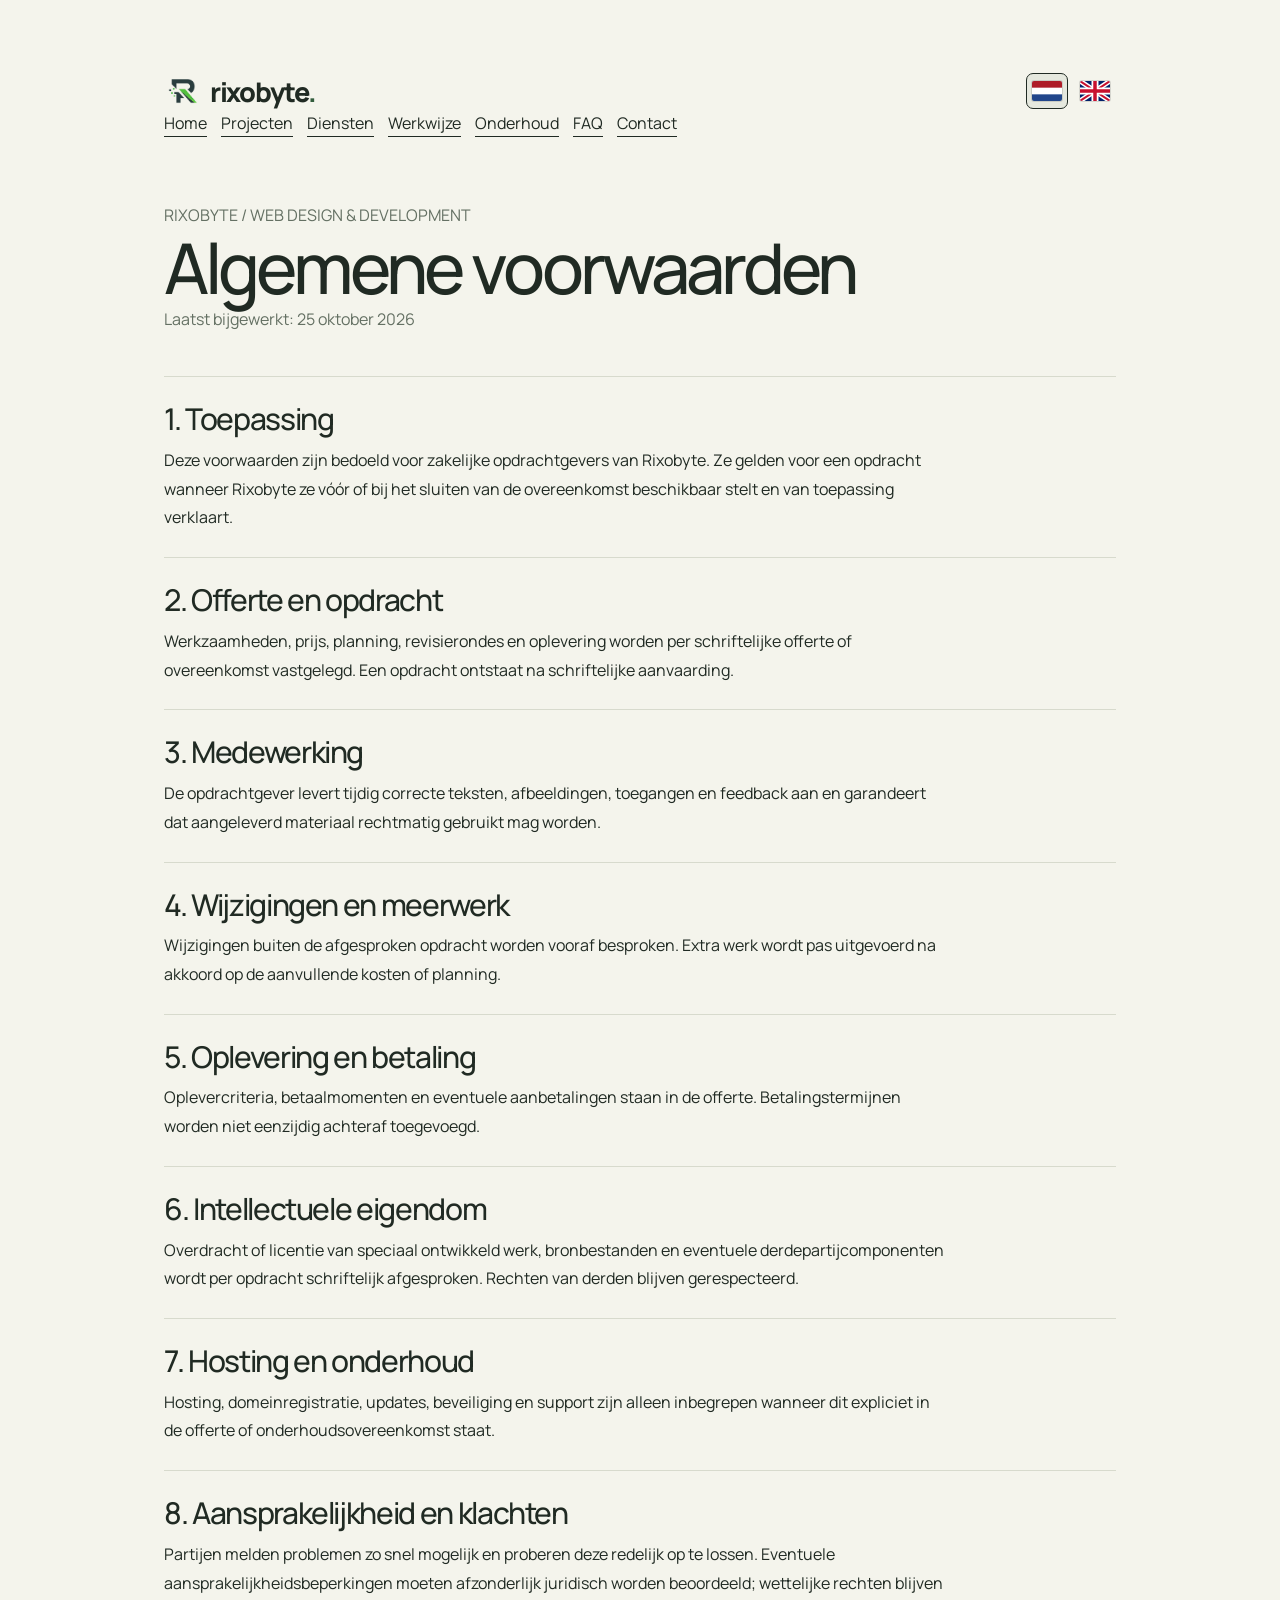
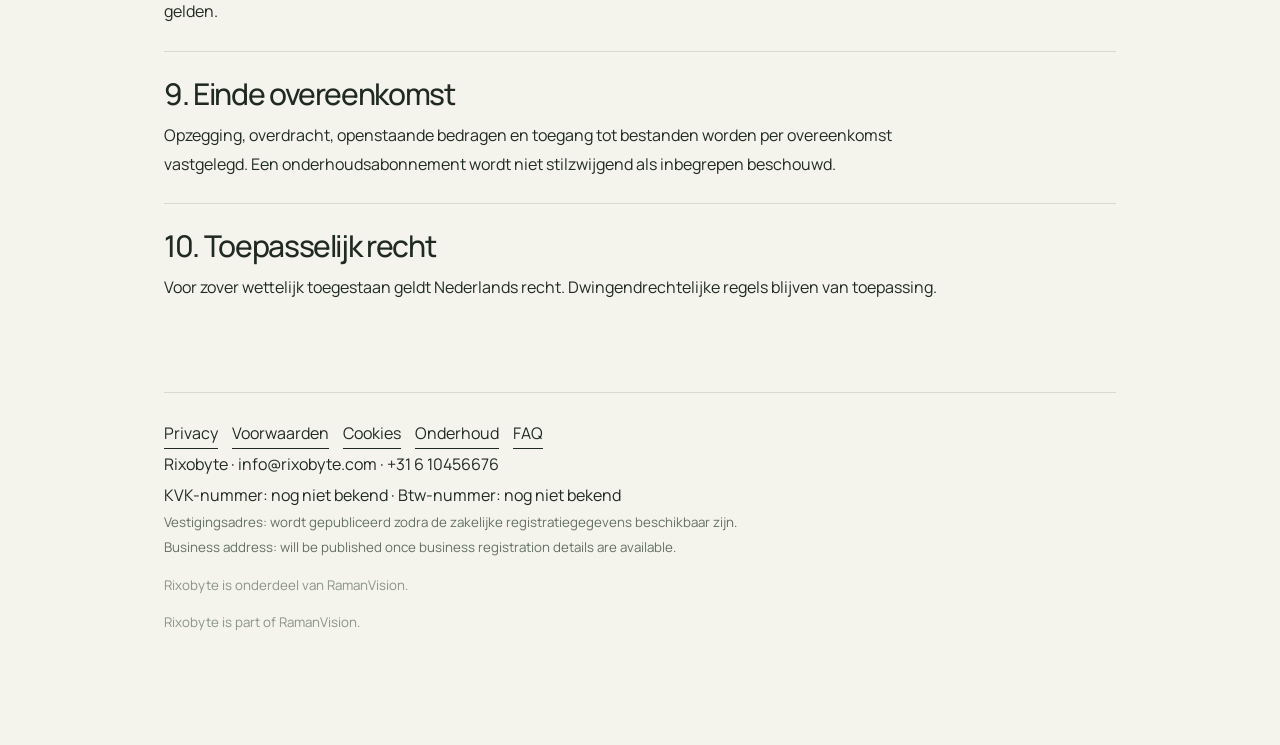
<file: algemene-voorwaarden.html>
<!doctype html><html lang="nl"><head><meta charset="utf-8"><meta name="viewport" content="width=device-width,initial-scale=1"><meta name="theme-color" content="#f4f4ec"><meta name="description" content="Lees de algemene voorwaarden van Rixobyte voor websiteontwikkeling, offertes, oplevering, betaling en onderhoud."><title>Algemene voorwaarden | Rixobyte</title><link rel="icon" type="image/png" href="rixobyte-logo.png">
    <link rel="icon" type="image/svg+xml" sizes="any" href="rixobyte-favicon.svg?v=4"><link rel="stylesheet" href="styles.css?v=20261120-audit"><style>.legal-wrap{max-width:1000px;margin:0 auto;padding:72px 24px 110px}.legal-top{display:flex;justify-content:space-between;align-items:center;gap:20px;flex-wrap:wrap}.legal-nav,.legal-links{display:flex;flex-wrap:wrap;gap:14px}.legal-nav a,.legal-links a{color:inherit;text-decoration:none;border-bottom:1px solid currentColor}.legal-hero{margin:65px 0 44px}.legal-hero p{color:#647063}.legal-hero h1{font-size:clamp(36px,6vw,70px);letter-spacing:-.055em;line-height:1.1}.legal-card{padding:25px 0;border-top:1px solid #d7dacd}.legal-card h2{font-size:clamp(21px,3vw,30px);margin:0 0 10px}.legal-card p{line-height:1.8;max-width:780px}.legal-footer{margin-top:65px;padding-top:25px;border-top:1px solid #d7dacd;line-height:1.9}.legal-footer small{display:block;color:#647063}.legal-en{display:none}html[lang=en] .legal-en{display:block}html[lang=en] .legal-nl{display:none}@media(max-width:600px){.legal-wrap{padding-top:30px}.legal-nav{gap:9px;font-size:13px}}</style><link rel="canonical" href="https://www.rixobyte.com/algemene-voorwaarden.html">
<meta property="og:image" content="https://www.rixobyte.com/rixobyte-logo.png">
<meta property="og:image:alt" content="Rixobyte logo">
<meta name="twitter:card" content="summary_large_image">
<meta property="og:title" content="Algemene voorwaarden | Rixobyte">
<meta property="og:description" content="Lees de algemene voorwaarden van Rixobyte voor websiteontwikkeling, offertes, oplevering, betaling en onderhoud.">
<meta property="og:type" content="website">
<meta property="og:url" content="https://www.rixobyte.com/algemene-voorwaarden.html">
</head><body data-site-page="legalTerms"><main class="legal-wrap"><div class="legal-top"><a class="brand" href="index.html" aria-label="Rixobyte home"><img src="rixobyte-logo.png" width="42" height="42" alt=""><span>rixobyte<span class="brand-dot">.</span></span></a><div class="language-switch legal-language-switch" role="group" aria-label="Taal kiezen" data-site-aria-label="chooseLanguage"><button type="button" data-lang="nl" lang="nl" aria-label="Nederlands" title="Nederlands" aria-pressed="true"><svg viewBox="0 0 30 20" aria-hidden="true" focusable="false"><rect width="30" height="20" fill="#21468B"/><rect width="30" height="13.333" fill="#fff"/><rect width="30" height="6.667" fill="#AE1C28"/></svg></button><button type="button" data-lang="en" lang="en" aria-label="English" title="English" aria-pressed="false"><svg viewBox="0 0 30 20" aria-hidden="true" focusable="false"><rect width="30" height="20" fill="#012169"/><path d="M0 0L30 20M30 0L0 20" stroke="#fff" stroke-width="5"/><path d="M0 0L30 20M30 0L0 20" stroke="#C8102E" stroke-width="2"/><path d="M15 0V20M0 10H30" stroke="#fff" stroke-width="7"/><path d="M15 0V20M0 10H30" stroke="#C8102E" stroke-width="3.5"/></svg></button></div></div><nav class="legal-nav" aria-label="Navigatie" data-site-aria-label="navigation"><a href="index.html" data-site-i18n="navHome">Home</a><a href="index.html#projecten" data-site-i18n="navProjects">Projecten</a><a href="index.html#diensten" data-site-i18n="navServices">Diensten</a><a href="index.html#werkwijze" data-site-i18n="navProcess">Werkwijze</a><a href="website-onderhoud.html" data-site-i18n="navMaintenance">Onderhoud</a><a href="veelgestelde-vragen.html" data-site-i18n="navFaq">FAQ</a><a href="index.html#offerte" data-site-i18n="navContact">Contact</a></nav><header class="legal-hero"><p>RIXOBYTE / WEB DESIGN & DEVELOPMENT</p><h1 class="legal-nl">Algemene voorwaarden</h1><h1 class="legal-en">Terms and conditions</h1><p class="legal-nl">Laatst bijgewerkt: 25 oktober 2026</p><p class="legal-en">Last updated: 25 October 2026</p></header><section class="legal-card"><h2 class="legal-nl">1. Toepassing</h2><h2 class="legal-en">1. Scope</h2><p class="legal-nl">Deze voorwaarden zijn bedoeld voor zakelijke opdrachtgevers van Rixobyte. Ze gelden voor een opdracht wanneer Rixobyte ze vóór of bij het sluiten van de overeenkomst beschikbaar stelt en van toepassing verklaart.</p><p class="legal-en">These terms are intended for Rixobyte's business clients. They apply to an engagement when Rixobyte provides and incorporates them before or when the agreement is concluded.</p></section><section class="legal-card"><h2 class="legal-nl">2. Offerte en opdracht</h2><h2 class="legal-en">2. Quotations and orders</h2><p class="legal-nl">Werkzaamheden, prijs, planning, revisierondes en oplevering worden per schriftelijke offerte of overeenkomst vastgelegd. Een opdracht ontstaat na schriftelijke aanvaarding.</p><p class="legal-en">Scope, price, schedule, revision rounds and delivery are defined in a written quotation or agreement. An order is formed upon written acceptance.</p></section><section class="legal-card"><h2 class="legal-nl">3. Medewerking</h2><h2 class="legal-en">3. Client cooperation</h2><p class="legal-nl">De opdrachtgever levert tijdig correcte teksten, afbeeldingen, toegangen en feedback aan en garandeert dat aangeleverd materiaal rechtmatig gebruikt mag worden.</p><p class="legal-en">Clients provide accurate content, access and feedback on time and warrant they have the right to use supplied materials.</p></section><section class="legal-card"><h2 class="legal-nl">4. Wijzigingen en meerwerk</h2><h2 class="legal-en">4. Changes and additional work</h2><p class="legal-nl">Wijzigingen buiten de afgesproken opdracht worden vooraf besproken. Extra werk wordt pas uitgevoerd na akkoord op de aanvullende kosten of planning.</p><p class="legal-en">Changes beyond the agreed scope are discussed in advance. Extra work starts only after approval of additional costs or schedule.</p></section><section class="legal-card"><h2 class="legal-nl">5. Oplevering en betaling</h2><h2 class="legal-en">5. Delivery and payment</h2><p class="legal-nl">Oplevercriteria, betaalmomenten en eventuele aanbetalingen staan in de offerte. Betalingstermijnen worden niet eenzijdig achteraf toegevoegd.</p><p class="legal-en">Delivery criteria, payment milestones and any deposits are stated in the quotation. Payment terms are not imposed retroactively.</p></section><section class="legal-card"><h2 class="legal-nl">6. Intellectuele eigendom</h2><h2 class="legal-en">6. Intellectual property</h2><p class="legal-nl">Overdracht of licentie van speciaal ontwikkeld werk, bronbestanden en eventuele derdepartijcomponenten wordt per opdracht schriftelijk afgesproken. Rechten van derden blijven gerespecteerd.</p><p class="legal-en">Assignment or licensing of custom work, source files and third-party components is agreed in writing per project. Third-party rights remain respected.</p></section><section class="legal-card"><h2 class="legal-nl">7. Hosting en onderhoud</h2><h2 class="legal-en">7. Hosting and maintenance</h2><p class="legal-nl">Hosting, domeinregistratie, updates, beveiliging en support zijn alleen inbegrepen wanneer dit expliciet in de offerte of onderhoudsovereenkomst staat.</p><p class="legal-en">Hosting, domains, updates, security and support are included only if explicitly stated in the quotation or maintenance agreement.</p></section><section class="legal-card"><h2 class="legal-nl">8. Aansprakelijkheid en klachten</h2><h2 class="legal-en">8. Liability and complaints</h2><p class="legal-nl">Partijen melden problemen zo snel mogelijk en proberen deze redelijk op te lossen. Eventuele aansprakelijkheidsbeperkingen moeten afzonderlijk juridisch worden beoordeeld; wettelijke rechten blijven gelden.</p><p class="legal-en">Parties promptly report problems and seek reasonable solutions. Any limitation of liability requires separate legal review; mandatory rights remain unaffected.</p></section><section class="legal-card"><h2 class="legal-nl">9. Einde overeenkomst</h2><h2 class="legal-en">9. Termination</h2><p class="legal-nl">Opzegging, overdracht, openstaande bedragen en toegang tot bestanden worden per overeenkomst vastgelegd. Een onderhoudsabonnement wordt niet stilzwijgend als inbegrepen beschouwd.</p><p class="legal-en">Termination, handover, outstanding fees and file access are set out in each agreement. Maintenance is not assumed to be included.</p></section><section class="legal-card"><h2 class="legal-nl">10. Toepasselijk recht</h2><h2 class="legal-en">10. Governing law</h2><p class="legal-nl">Voor zover wettelijk toegestaan geldt Nederlands recht. Dwingendrechtelijke regels blijven van toepassing.</p><p class="legal-en">Dutch law applies where legally permitted. Mandatory legal protections remain applicable.</p></section><div class="legal-footer"><nav class="legal-links" aria-label="Juridische informatie" data-site-aria-label="legalNavigation"><a href="privacyverklaring.html" data-site-i18n="navPrivacy">Privacy</a><a href="algemene-voorwaarden.html" data-site-i18n="navTerms">Voorwaarden</a><a href="cookiebeleid.html" data-site-i18n="navCookies">Cookies</a><a href="website-onderhoud.html" data-site-i18n="navMaintenance">Onderhoud</a><a href="veelgestelde-vragen.html" data-site-i18n="navFaq">FAQ</a></nav><p>Rixobyte · <a href="mailto:info@rixobyte.com">info@rixobyte.com</a> · <a href="tel:+31610456676">+31 6 10456676</a><br><span data-site-i18n="footerRegistration">KVK-nummer: nog niet bekend · Btw-nummer: nog niet bekend</span></p><small class="legal-nl">Vestigingsadres: wordt gepubliceerd zodra de zakelijke registratiegegevens beschikbaar zijn.</small><small class="legal-en">Business address: will be published once business registration details are available.</small><small class="legal-nl" style="margin-top:12px;opacity:.72">Rixobyte is onderdeel van RamanVision.</small><small class="legal-en" style="margin-top:12px;opacity:.72">Rixobyte is part of RamanVision.</small></div></main><script src="language-common.js?v=20261120-audit" defer></script></body></html>
</file>
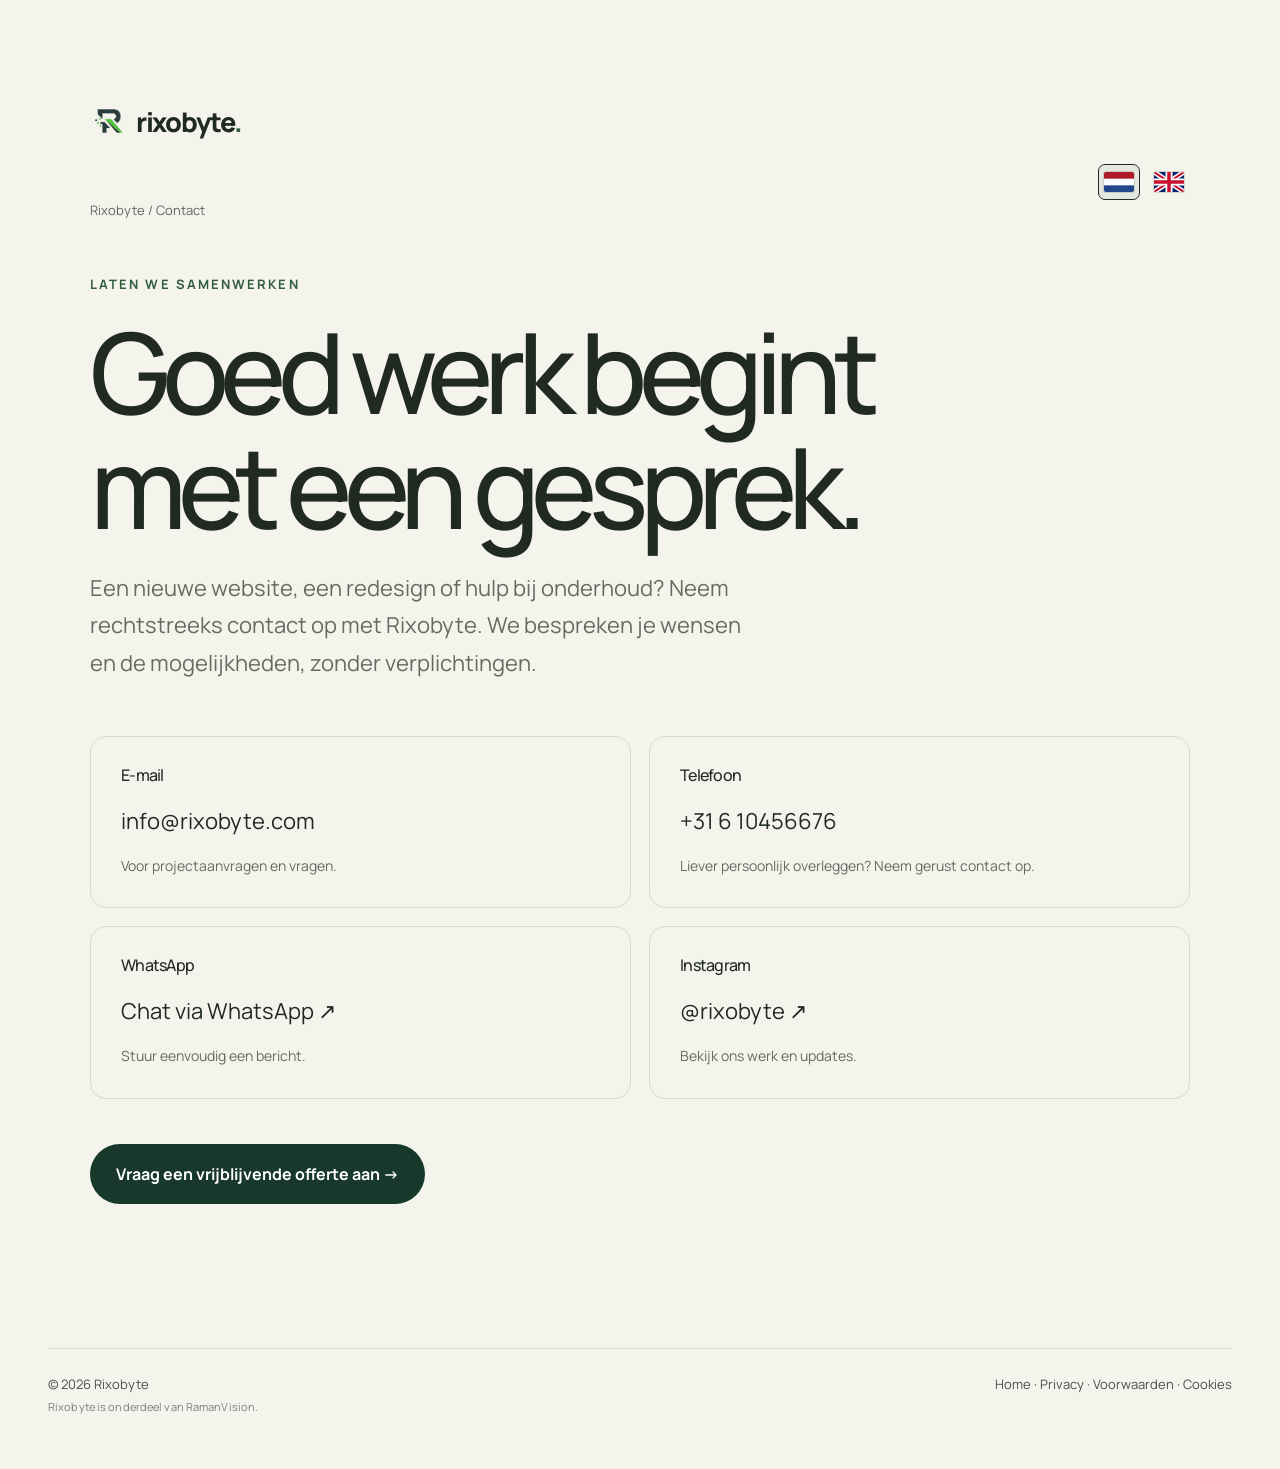
<file: contact.html>
<!doctype html>
<html lang="nl">
<head>
<meta charset="utf-8"><meta name="viewport" content="width=device-width, initial-scale=1">
<meta name="theme-color" content="#f4f4ec">
<title>Contact en offerte aanvragen | Rixobyte</title>
<meta name="description" content="Een professionele website, redesign of onderhoud nodig? Neem contact op met Rixobyte en bespreek vrijblijvend je websiteproject.">
<meta property="og:title" content="Contact | Rixobyte">
<meta property="og:description" content="Bespreek jouw websiteproject met Rixobyte. Neem contact op via e-mail, telefoon, WhatsApp of het aanvraagformulier.">
<meta property="og:type" content="website"><meta property="og:url" content="https://www.rixobyte.com/contact.html">
<link rel="canonical" href="https://www.rixobyte.com/contact.html">
<link rel="icon" type="image/png" href="rixobyte-logo.png">
    <link rel="icon" type="image/svg+xml" sizes="any" href="rixobyte-favicon.svg?v=4"><link rel="stylesheet" href="styles.css?v=20261120-audit">
<style>
.contact-page{min-height:75vh;padding:clamp(50px,8vw,115px) 0 100px}.contact-page .shell{max-width:1100px}.contact-breadcrumb{font-size:13px;opacity:.7;margin-bottom:52px}.contact-breadcrumb a{color:inherit}.contact-kicker{font-size:13px;letter-spacing:.16em;text-transform:uppercase;color:var(--green);font-weight:700}.contact-page h1{font-size:clamp(48px,9vw,112px);letter-spacing:-.075em;line-height:1.02;margin:20px 0 26px}.contact-lead{font-size:clamp(17px,2vw,22px);line-height:1.7;max-width:680px;color:var(--muted)}.contact-cards{display:grid;grid-template-columns:repeat(2,minmax(0,1fr));gap:18px;margin-top:54px}.contact-card{border:1px solid var(--line);border-radius:16px;padding:30px;min-width:0}.contact-card h2{font-size:16px;margin:0 0 18px}.contact-card a{font-size:clamp(16px,2vw,22px);color:var(--ink);text-decoration:none;overflow-wrap:anywhere}.contact-card a:hover{text-decoration:underline}.contact-card p{margin:15px 0 0;color:var(--muted);line-height:1.65;font-size:14px}.contact-cta{display:inline-flex;align-items:center;justify-content:center;background:var(--dark);color:white;padding:17px 26px;border-radius:100px;text-decoration:none;margin-top:45px;font-weight:700}.contact-cta:hover{background:var(--green)}.contact-lang{display:flex;gap:8px;align-items:center;justify-content:flex-end;margin-top:24px}.contact-page [data-locale=en]{display:none}html[lang=en] .contact-page [data-locale=nl]{display:none}html[lang=en] .contact-page [data-locale=en]{display:initial}@media(max-width:650px){.contact-cards{grid-template-columns:1fr}.contact-page h1{font-size:clamp(48px,14vw,75px)}}
</style>

<meta property="og:image" content="https://www.rixobyte.com/rixobyte-logo.png">
<meta property="og:image:alt" content="Rixobyte logo">
<meta name="twitter:card" content="summary_large_image">
</head>
<body id="top" data-site-page="contact">
<main class="contact-page"><div class="shell">
<a href="index.html" class="brand" aria-label="Rixobyte home"><img src="rixobyte-logo.png" alt="" width="42" height="42"><span>rixobyte<span class="brand-dot">.</span></span></a>
<div class="contact-lang language-switch" role="group" aria-label="Taal kiezen" data-site-aria-label="chooseLanguage"><button type="button" data-lang="nl" lang="nl" aria-label="Nederlands" title="Nederlands" aria-pressed="true"><svg viewBox="0 0 30 20" aria-hidden="true" focusable="false"><rect width="30" height="20" fill="#21468B"/><rect width="30" height="13.333" fill="#fff"/><rect width="30" height="6.667" fill="#AE1C28"/></svg></button><button type="button" data-lang="en" lang="en" aria-label="English" title="English" aria-pressed="false"><svg viewBox="0 0 30 20" aria-hidden="true" focusable="false"><rect width="30" height="20" fill="#012169"/><path d="M0 0L30 20M30 0L0 20" stroke="#fff" stroke-width="5"/><path d="M0 0L30 20M30 0L0 20" stroke="#C8102E" stroke-width="2"/><path d="M15 0V20M0 10H30" stroke="#fff" stroke-width="7"/><path d="M15 0V20M0 10H30" stroke="#C8102E" stroke-width="3.5"/></svg></button></div>
<div class="contact-breadcrumb"><a href="index.html">Rixobyte</a> / <span data-site-i18n="contactBreadcrumb">Contact</span></div>
<div data-locale="nl"><div class="contact-kicker">Laten we samenwerken</div><h1>Goed werk begint<br>met een gesprek.</h1><p class="contact-lead">Een nieuwe website, een redesign of hulp bij onderhoud? Neem rechtstreeks contact op met Rixobyte. We bespreken je wensen en de mogelijkheden, zonder verplichtingen.</p></div>
<div data-locale="en"><div class="contact-kicker">Let's work together</div><h1>Great work starts<br>with a conversation.</h1><p class="contact-lead">A new website, a redesign or help with maintenance? Get in touch with Rixobyte directly. We can discuss your needs and options with no obligation.</p></div>
<div class="contact-cards">
<div class="contact-card"><h2 data-site-i18n="contactEmail">E-mail</h2><a href="mailto:info@rixobyte.com">info@rixobyte.com</a><p data-locale="nl">Voor projectaanvragen en vragen.</p><p data-locale="en">For project enquiries and questions.</p></div>
<div class="contact-card"><h2 data-locale="nl">Telefoon</h2><h2 data-locale="en">Phone</h2><a href="tel:+31610456676">+31 6 10456676</a><p data-locale="nl">Liever persoonlijk overleggen? Neem gerust contact op.</p><p data-locale="en">Prefer to talk? Feel free to get in touch.</p></div>
<div class="contact-card"><h2>WhatsApp</h2><a href="https://wa.me/message/7NV3G5MVUB7BE1" target="_blank" rel="noopener noreferrer">Chat via WhatsApp ↗</a><p data-locale="nl">Stuur eenvoudig een bericht.</p><p data-locale="en">Send us a message.</p></div>
<div class="contact-card"><h2>Instagram</h2><a href="https://www.instagram.com/rixobyte/" target="_blank" rel="noopener noreferrer">@rixobyte ↗</a><p data-locale="nl">Bekijk ons werk en updates.</p><p data-locale="en">Explore our work and updates.</p></div>
</div>
<a class="contact-cta" href="index.html#offerte"><span data-locale="nl">Vraag een vrijblijvende offerte aan →</span><span data-locale="en">Request a no-obligation quote →</span></a>
</div></main>
<footer class="site-footer"><div class="shell"><div class="rix-footer-base"><div class="rix-footer-credit"><span>© <span data-year>2026</span> Rixobyte</span><small data-site-i18n="footerParent">Rixobyte is onderdeel van RamanVision.</small></div><div><a href="index.html" data-site-i18n="navHome">Home</a> · <a href="privacyverklaring.html" data-site-i18n="navPrivacy">Privacy</a> · <a href="algemene-voorwaarden.html" data-site-i18n="navTerms">Voorwaarden</a> · <a href="cookiebeleid.html" data-site-i18n="navCookies">Cookies</a></div></div></div></footer>
<script src="language-common.js?v=20261120-audit" defer></script>
</body></html>
</file>
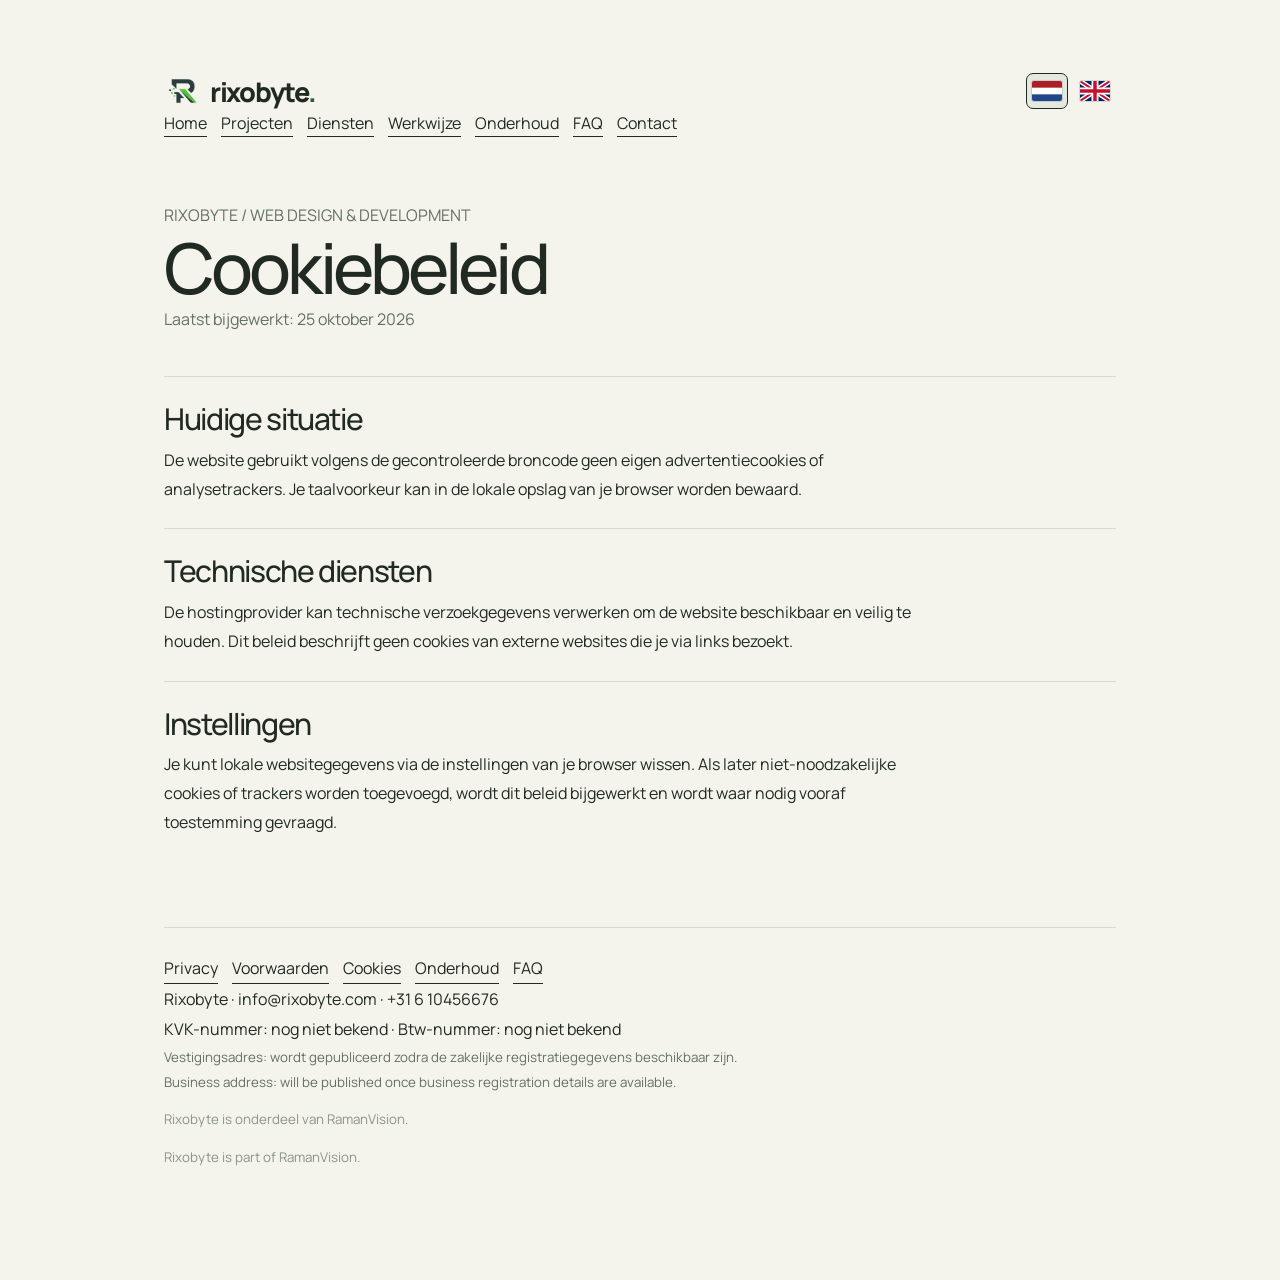
<file: cookiebeleid.html>
<!doctype html><html lang="nl"><head><meta charset="utf-8"><meta name="viewport" content="width=device-width,initial-scale=1"><meta name="theme-color" content="#f4f4ec"><meta name="description" content="Lees welke browseropslag en technische diensten Rixobyte gebruikt en hoe je je browsergegevens beheert."><title>Cookiebeleid | Rixobyte</title><link rel="icon" type="image/png" href="rixobyte-logo.png">
    <link rel="icon" type="image/svg+xml" sizes="any" href="rixobyte-favicon.svg?v=4"><link rel="stylesheet" href="styles.css?v=20261120-audit"><style>.legal-wrap{max-width:1000px;margin:0 auto;padding:72px 24px 110px}.legal-top{display:flex;justify-content:space-between;align-items:center;gap:20px;flex-wrap:wrap}.legal-nav,.legal-links{display:flex;flex-wrap:wrap;gap:14px}.legal-nav a,.legal-links a{color:inherit;text-decoration:none;border-bottom:1px solid currentColor}.legal-hero{margin:65px 0 44px}.legal-hero p{color:#647063}.legal-hero h1{font-size:clamp(36px,6vw,70px);letter-spacing:-.055em;line-height:1.1}.legal-card{padding:25px 0;border-top:1px solid #d7dacd}.legal-card h2{font-size:clamp(21px,3vw,30px);margin:0 0 10px}.legal-card p{line-height:1.8;max-width:780px}.legal-footer{margin-top:65px;padding-top:25px;border-top:1px solid #d7dacd;line-height:1.9}.legal-footer small{display:block;color:#647063}.legal-en{display:none}html[lang=en] .legal-en{display:block}html[lang=en] .legal-nl{display:none}@media(max-width:600px){.legal-wrap{padding-top:30px}.legal-nav{gap:9px;font-size:13px}}</style><link rel="canonical" href="https://www.rixobyte.com/cookiebeleid.html">
<meta property="og:image" content="https://www.rixobyte.com/rixobyte-logo.png">
<meta property="og:image:alt" content="Rixobyte logo">
<meta name="twitter:card" content="summary_large_image">
<meta property="og:title" content="Cookiebeleid | Rixobyte">
<meta property="og:description" content="Lees welke browseropslag en technische diensten Rixobyte gebruikt en hoe je je browsergegevens beheert.">
<meta property="og:type" content="website">
<meta property="og:url" content="https://www.rixobyte.com/cookiebeleid.html">
</head><body data-site-page="legalCookies"><main class="legal-wrap"><div class="legal-top"><a class="brand" href="index.html" aria-label="Rixobyte home"><img src="rixobyte-logo.png" width="42" height="42" alt=""><span>rixobyte<span class="brand-dot">.</span></span></a><div class="language-switch legal-language-switch" role="group" aria-label="Taal kiezen" data-site-aria-label="chooseLanguage"><button type="button" data-lang="nl" lang="nl" aria-label="Nederlands" title="Nederlands" aria-pressed="true"><svg viewBox="0 0 30 20" aria-hidden="true" focusable="false"><rect width="30" height="20" fill="#21468B"/><rect width="30" height="13.333" fill="#fff"/><rect width="30" height="6.667" fill="#AE1C28"/></svg></button><button type="button" data-lang="en" lang="en" aria-label="English" title="English" aria-pressed="false"><svg viewBox="0 0 30 20" aria-hidden="true" focusable="false"><rect width="30" height="20" fill="#012169"/><path d="M0 0L30 20M30 0L0 20" stroke="#fff" stroke-width="5"/><path d="M0 0L30 20M30 0L0 20" stroke="#C8102E" stroke-width="2"/><path d="M15 0V20M0 10H30" stroke="#fff" stroke-width="7"/><path d="M15 0V20M0 10H30" stroke="#C8102E" stroke-width="3.5"/></svg></button></div></div><nav class="legal-nav" aria-label="Navigatie" data-site-aria-label="navigation"><a href="index.html" data-site-i18n="navHome">Home</a><a href="index.html#projecten" data-site-i18n="navProjects">Projecten</a><a href="index.html#diensten" data-site-i18n="navServices">Diensten</a><a href="index.html#werkwijze" data-site-i18n="navProcess">Werkwijze</a><a href="website-onderhoud.html" data-site-i18n="navMaintenance">Onderhoud</a><a href="veelgestelde-vragen.html" data-site-i18n="navFaq">FAQ</a><a href="index.html#offerte" data-site-i18n="navContact">Contact</a></nav><header class="legal-hero"><p>RIXOBYTE / WEB DESIGN & DEVELOPMENT</p><h1 class="legal-nl">Cookiebeleid</h1><h1 class="legal-en">Cookie information</h1><p class="legal-nl">Laatst bijgewerkt: 25 oktober 2026</p><p class="legal-en">Last updated: 25 October 2026</p></header><section class="legal-card"><h2 class="legal-nl">Huidige situatie</h2><h2 class="legal-en">Current situation</h2><p class="legal-nl">De website gebruikt volgens de gecontroleerde broncode geen eigen advertentiecookies of analysetrackers. Je taalvoorkeur kan in de lokale opslag van je browser worden bewaard.</p><p class="legal-en">According to the reviewed source code, the site does not install its own advertising or analytics trackers. Your language choice may be saved in browser local storage.</p></section><section class="legal-card"><h2 class="legal-nl">Technische diensten</h2><h2 class="legal-en">Technical services</h2><p class="legal-nl">De hostingprovider kan technische verzoekgegevens verwerken om de website beschikbaar en veilig te houden. Dit beleid beschrijft geen cookies van externe websites die je via links bezoekt.</p><p class="legal-en">The hosting provider may process technical request data to keep the site available and secure. This notice does not cover third-party sites you visit through links.</p></section><section class="legal-card"><h2 class="legal-nl">Instellingen</h2><h2 class="legal-en">Your settings</h2><p class="legal-nl">Je kunt lokale websitegegevens via de instellingen van je browser wissen. Als later niet-noodzakelijke cookies of trackers worden toegevoegd, wordt dit beleid bijgewerkt en wordt waar nodig vooraf toestemming gevraagd.</p><p class="legal-en">You can clear local site data in your browser settings. If non-essential cookies or trackers are added later, this notice will be updated and prior consent requested where required.</p></section><div class="legal-footer"><nav class="legal-links" aria-label="Juridische informatie" data-site-aria-label="legalNavigation"><a href="privacyverklaring.html" data-site-i18n="navPrivacy">Privacy</a><a href="algemene-voorwaarden.html" data-site-i18n="navTerms">Voorwaarden</a><a href="cookiebeleid.html" data-site-i18n="navCookies">Cookies</a><a href="website-onderhoud.html" data-site-i18n="navMaintenance">Onderhoud</a><a href="veelgestelde-vragen.html" data-site-i18n="navFaq">FAQ</a></nav><p>Rixobyte · <a href="mailto:info@rixobyte.com">info@rixobyte.com</a> · <a href="tel:+31610456676">+31 6 10456676</a><br><span data-site-i18n="footerRegistration">KVK-nummer: nog niet bekend · Btw-nummer: nog niet bekend</span></p><small class="legal-nl">Vestigingsadres: wordt gepubliceerd zodra de zakelijke registratiegegevens beschikbaar zijn.</small><small class="legal-en">Business address: will be published once business registration details are available.</small><small class="legal-nl" style="margin-top:12px;opacity:.72">Rixobyte is onderdeel van RamanVision.</small><small class="legal-en" style="margin-top:12px;opacity:.72">Rixobyte is part of RamanVision.</small></div></main><script src="language-common.js?v=20261120-audit" defer></script></body></html>
</file>
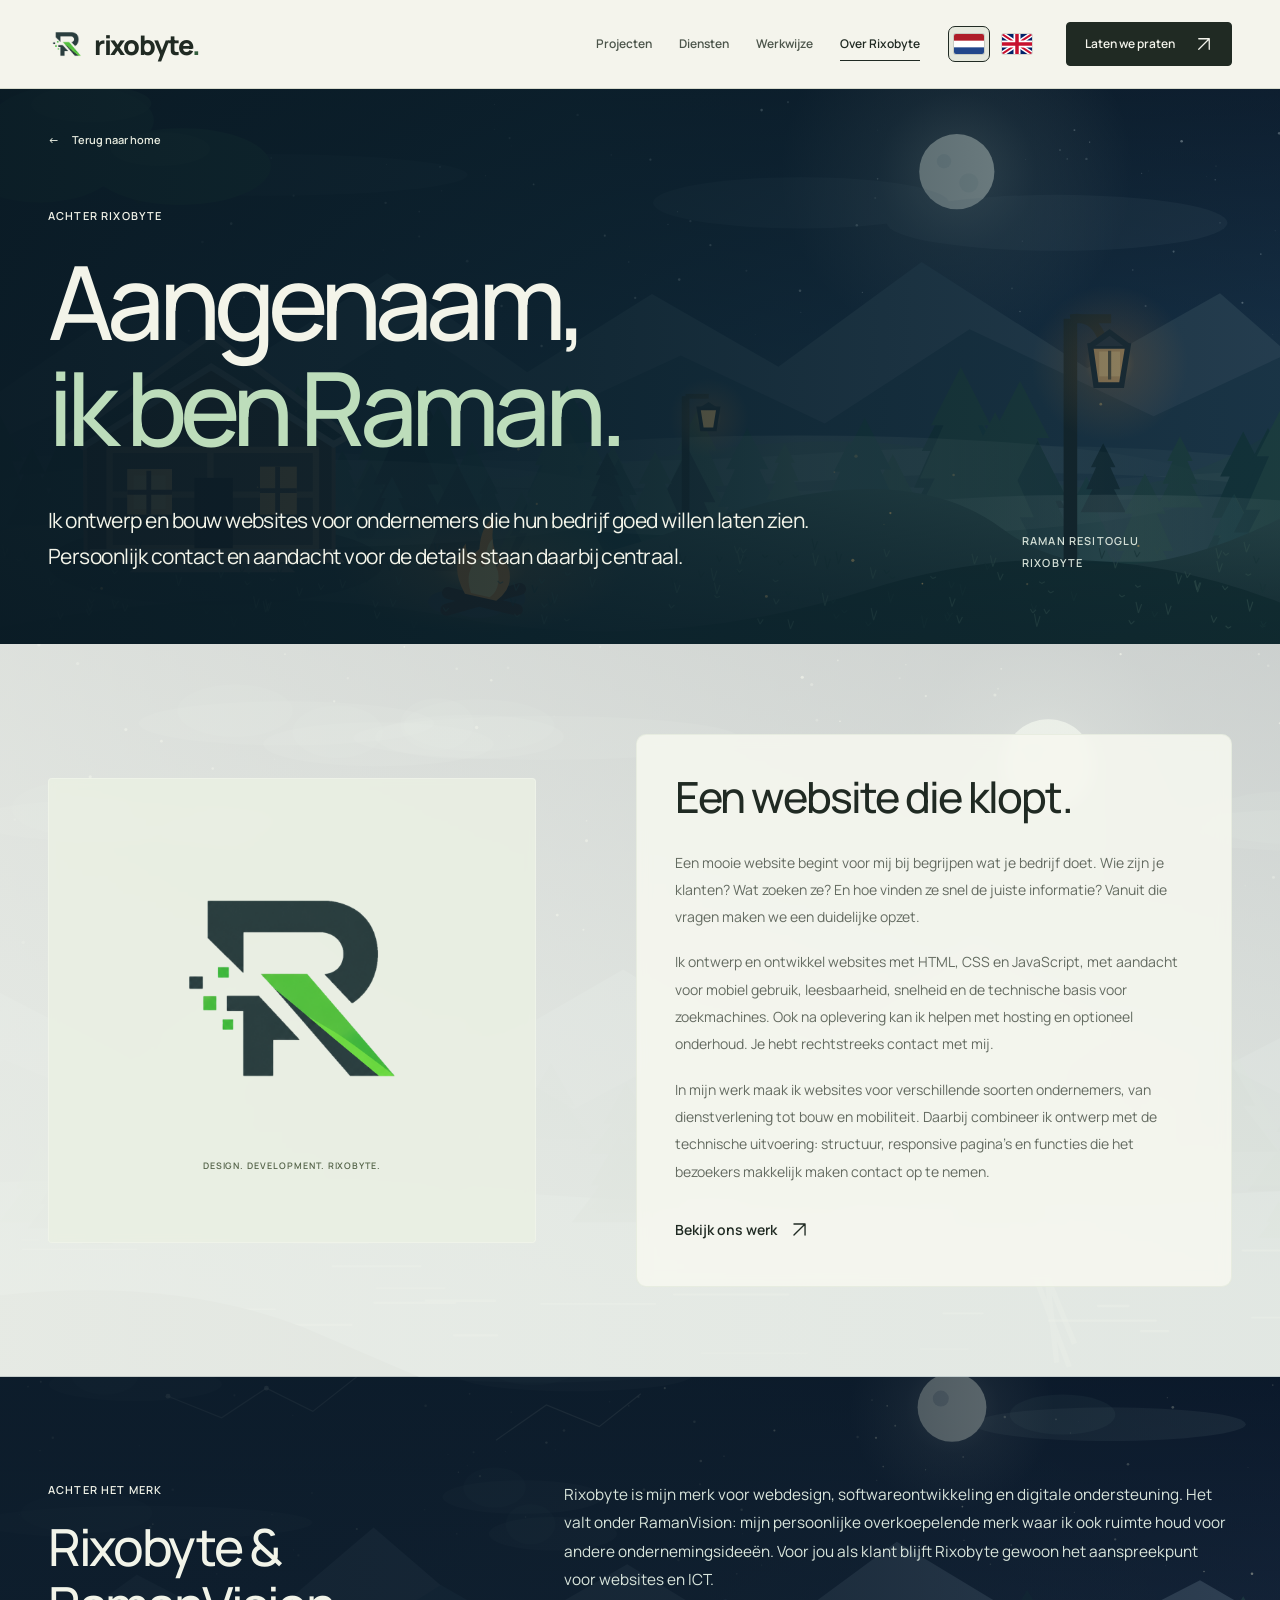
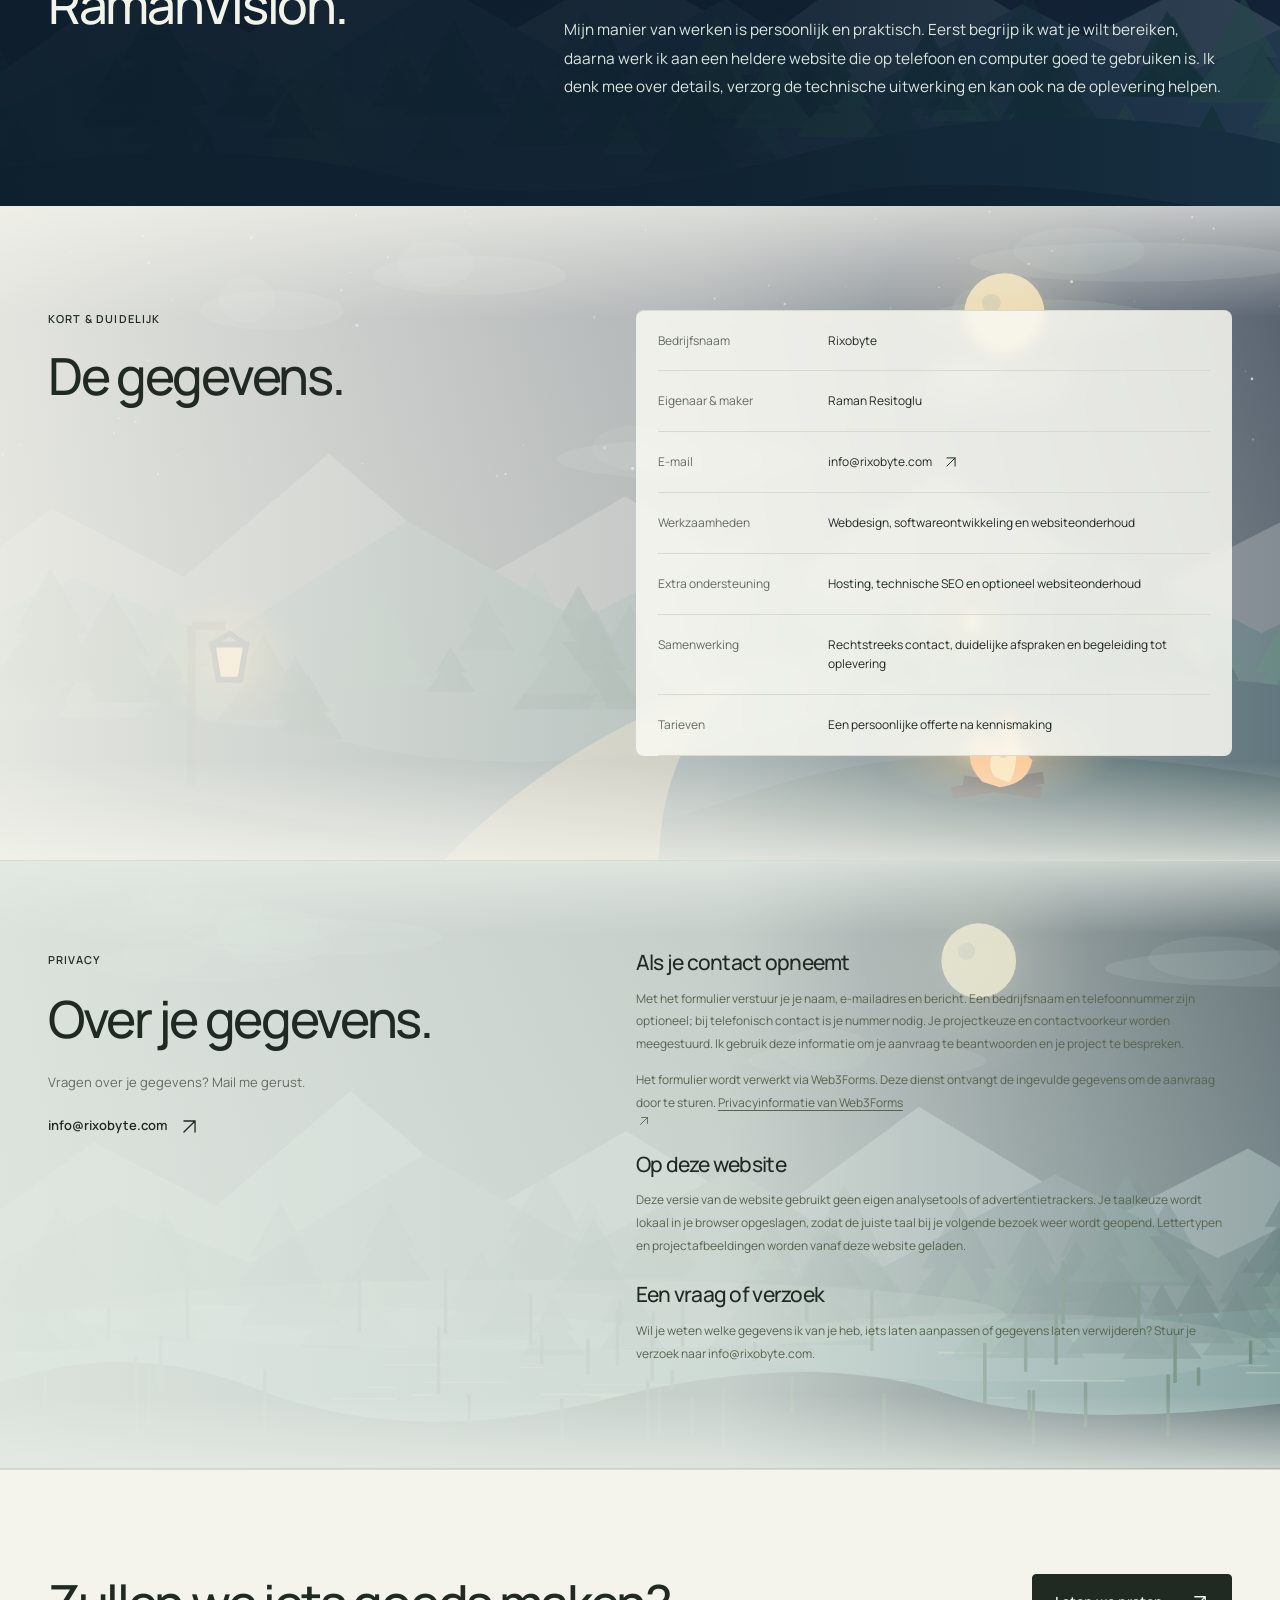
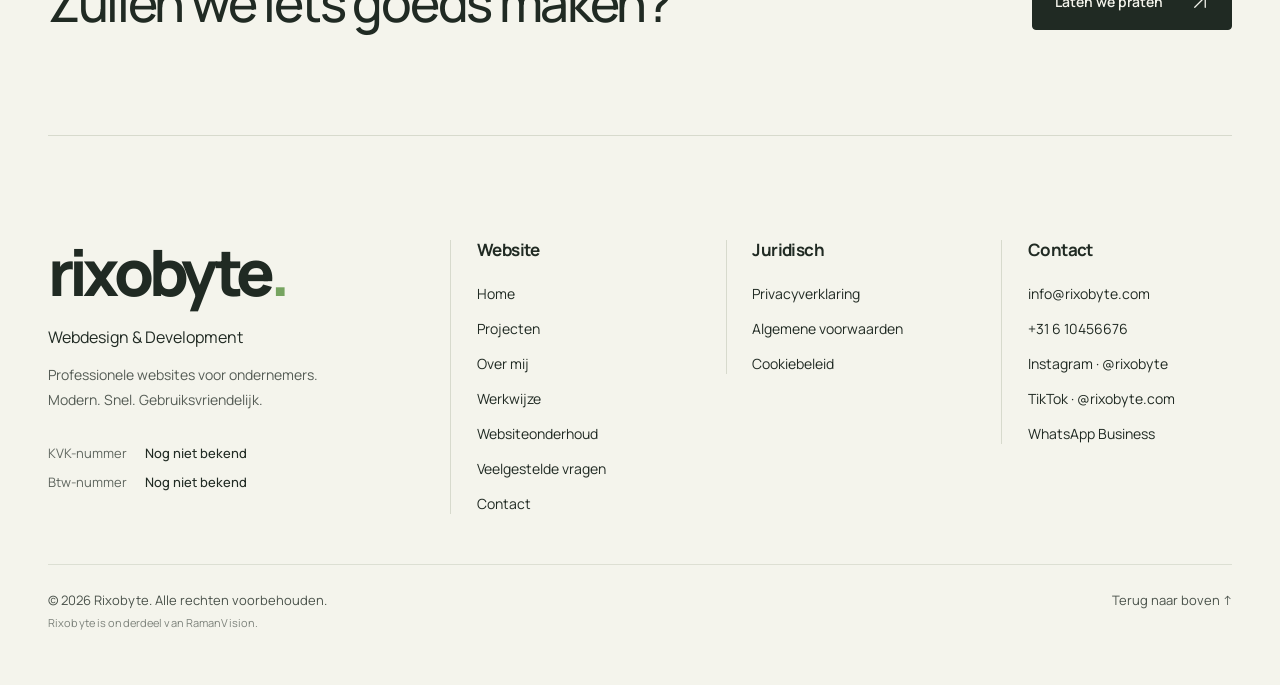
<file: info.html>
<!doctype html>
<html lang="nl">
  <head>
    <meta charset="utf-8" />
    <meta name="viewport" content="width=device-width, initial-scale=1" />
    <meta name="theme-color" content="#f4f4ec" />
    <meta name="description" content="Maak kennis met de maker achter Rixobyte. Persoonlijk webdesign, websiteontwikkeling en aandacht voor detail voor ondernemers.">
    <meta property="og:title" content="Over Rixobyte | Raman Resitoglu" />
    <meta
      property="og:description"
      content="Maak kennis met Raman Resitoglu, de maker achter Rixobyte. Professioneel webdesign, ontwikkeling en onderhoud."
    />
    <meta property="og:type" content="website" />
    <meta property="og:url" content="https://www.rixobyte.com/info.html" />
    <link rel="canonical" href="https://www.rixobyte.com/info.html" />
    <meta property="og:locale" content="nl_NL" />
    <title>Over Rixobyte | Webdesign en ontwikkeling</title>
    <link rel="icon" type="image/png" href="rixobyte-logo.png" />
    <link rel="icon" type="image/svg+xml" sizes="any" href="rixobyte-favicon.svg?v=4">
    <link rel="apple-touch-icon" href="rixobyte-logo.png" />
    <link
      rel="preload"
      href="manrope-400.woff"
      as="font"
      type="font/woff"
      crossorigin
    />
    <link
      rel="preload"
      href="manrope-600.woff"
      as="font"
      type="font/woff"
      crossorigin
    />
    <link rel="stylesheet" href="styles.css?v=20261120-distinct-scenes" />
    <script src="translations.js?v=20261120-info-vision" defer></script>
    <script src="script.js?v=20261120-audit" defer></script>
    <script src="rixobyte-info-nature.js?v=20261120-audit" defer></script>
  
<meta property="og:image" content="https://www.rixobyte.com/rixobyte-logo.png">
<meta property="og:image:alt" content="Rixobyte logo">
<meta name="twitter:card" content="summary_large_image">
</head>
  <body data-page="info" id="top">
    <a data-i18n="skip" class="skip-link" href="#main">Naar de inhoud</a>
    <header class="site-header">
      <div class="shell header-inner">
        <a class="brand" href="index.html" aria-label="Rixobyte home"
          ><img src="rixobyte-logo.png" width="42" height="42" alt="" /><span
            >rixobyte<span class="brand-dot">.</span></span
          ></a
        >
        <nav
          class="main-nav"
          id="mainNav"
          aria-label="Hoofdnavigatie"
          data-i18n-aria-label="mainNav"
        >
          <a
            data-i18n="navProjects"
            href="index.html#projecten"
            data-section="projecten"
            >Projecten</a
          ><a
            data-i18n="navServices"
            href="index.html#diensten"
            data-section="diensten"
            >Diensten</a
          ><a
            data-i18n="navProcess"
            href="index.html#werkwijze"
            data-section="werkwijze"
            >Werkwijze</a
          >
          <a data-i18n="navAbout" href="info.html" aria-current="page"
            >Over mij</a
          >
          <a
            data-i18n="navContact"
            href="index.html#offerte"
            class="mobile-contact"
            >Contact</a
          >
        </nav>
        <div class="header-actions">
          <div
            class="language-switch"
            role="group"
            aria-label="Taal kiezen"
            data-i18n-aria-label="language"
          >
            <button type="button" data-lang="nl" lang="nl" aria-label="Nederlands" title="Nederlands" aria-pressed="true"><svg viewBox="0 0 30 20" aria-hidden="true" focusable="false"><rect width="30" height="20" fill="#21468B"/><rect width="30" height="13.333" fill="#fff"/><rect width="30" height="6.667" fill="#AE1C28"/></svg></button><button type="button" data-lang="en" lang="en" aria-label="English" title="English" aria-pressed="false"><svg viewBox="0 0 30 20" aria-hidden="true" focusable="false"><rect width="30" height="20" fill="#012169"/><path d="M0 0L30 20M30 0L0 20" stroke="#fff" stroke-width="5"/><path d="M0 0L30 20M30 0L0 20" stroke="#C8102E" stroke-width="2"/><path d="M15 0V20M0 10H30" stroke="#fff" stroke-width="7"/><path d="M15 0V20M0 10H30" stroke="#C8102E" stroke-width="3.5"/></svg></button>
          </div>
          <a class="button button-small header-cta" href="index.html#offerte"
            ><span data-i18n="talk">Laten we praten</span
            ><svg
              class="icon"
              viewBox="0 0 24 24"
              fill="none"
              aria-hidden="true"
            >
              <path
                d="M5 19 19 5M5 5h14v14"
                stroke="currentColor"
                stroke-width="1.7"
                stroke-linecap="round"
                stroke-linejoin="round"
              /></svg
          ></a>
          <button
            class="menu-toggle"
            type="button"
            aria-expanded="false"
            aria-controls="mainNav"
            aria-label="Menu openen"
            data-i18n-aria-label="openMenu"
          >
            <span></span><span></span>
          </button>
        </div>
      </div>
    </header>
    <main id="main" tabindex="-1">
      <section
        class="info-hero shell section-space"
        aria-labelledby="infoTitle"
      >
        <a class="text-link back-link" href="index.html"
          >← <span data-i18n="back">Terug naar home</span></a
        >
        <p class="eyebrow">
          <span data-i18n="aboutEyebrow">Achter Rixobyte</span>
        </p>
        <h1 id="infoTitle">
          <span data-i18n="aboutLine1">Aangenaam,</span><br /><span
            data-i18n="aboutLine2"
            class="hero-accent"
            >ik ben Raman.</span
          >
        </h1>
        <div class="info-lead">
          <p>
            <span data-i18n="aboutLead"
              >Ik ontwerp en bouw websites voor ondernemers die hun bedrijf goed
              willen laten zien. Persoonlijk contact en aandacht voor de details
              staan daarbij centraal.</span
            >
          </p>
          <span class="eyebrow">Raman Resitoglu<br />Rixobyte</span>
        </div>
      </section>
      <section class="shell about-grid" aria-labelledby="aboutApproach">
        <div class="about-art">
          <img
            src="rixobyte-logo.png"
            width="384"
            height="384"
            alt="Rixobyte"
            loading="lazy"
          /><span class="eyebrow">Design. Development. Rixobyte.</span>
        </div>
        <div class="about-content">
          <h2 id="aboutApproach">
            <span data-i18n="aboutApproach">Een website die klopt.</span>
          </h2>
          <p>
            <span data-i18n="aboutText1"
              >Een mooie website begint voor mij bij begrijpen wat je bedrijf
              doet. Wie zijn je klanten? Wat zoeken ze? En hoe vinden ze snel de
              juiste informatie? Vanuit die vragen maken we een duidelijke
              opzet.</span
            >
          </p>
          <p>
            <span data-i18n="aboutText2"
              >Ik werk met HTML, CSS en JavaScript en besteed aandacht aan de
              mobiele versie, leesbaarheid en laadsnelheid. Tijdens het project
              stem je rechtstreeks met mij af.</span
            >
          </p>
          <p>
            <span data-i18n="aboutWork">In mijn werk maak ik websites voor verschillende soorten ondernemers, van dienstverlening tot bouw en mobiliteit. Daarbij combineer ik ontwerp met de technische uitvoering: structuur, responsive pagina's en functies die het bezoekers makkelijk maken contact op te nemen.</span>
          </p>
          <a class="text-link" href="index.html#projecten"
            ><span data-i18n="viewWork">Bekijk mijn werk</span
            ><svg
              class="icon"
              viewBox="0 0 24 24"
              fill="none"
              aria-hidden="true"
            >
              <path
                d="M5 19 19 5M5 5h14v14"
                stroke="currentColor"
                stroke-width="1.7"
                stroke-linecap="round"
                stroke-linejoin="round"
              /></svg
          ></a>
        </div>
      </section>
      <section class="shell info-vision section-space" aria-labelledby="visionTitle">
        <div class="info-vision-intro">
          <p class="eyebrow"><span data-i18n="visionEyebrow">Achter het merk</span></p>
          <h2 id="visionTitle"><span data-i18n="visionTitle">Rixobyte &amp; RamanVision.</span></h2>
        </div>
        <div class="info-vision-copy">
          <p><span data-i18n="visionBody">Rixobyte is mijn merk voor webdesign, softwareontwikkeling en digitale ondersteuning. Het valt onder RamanVision: mijn persoonlijke overkoepelende merk waar ik ook ruimte houd voor andere ondernemingsideeën. Voor jou als klant blijft Rixobyte gewoon het aanspreekpunt voor websites en ICT.</span></p>
          <p><span data-i18n="visionApproach">Mijn manier van werken is persoonlijk en praktisch. Eerst begrijp ik wat je wilt bereiken, daarna werk ik aan een heldere website die op telefoon en computer goed te gebruiken is. Ik denk mee over details, verzorg de technische uitwerking en kan ook na de oplevering helpen.</span></p>
        </div>
      </section>
      <section
        class="shell info-details section-space"
        aria-labelledby="detailsTitle"
      >
        <div>
          <p class="eyebrow">
            <span data-i18n="detailsEyebrow">Kort &amp; duidelijk</span>
          </p>
          <h2 id="detailsTitle">
            <span data-i18n="detailsTitle">De gegevens.</span>
          </h2>
        </div>
        <dl>
          <div>
            <dt><span data-i18n="business">Bedrijfsnaam</span></dt>
            <dd>Rixobyte</dd>
          </div>
          <div>
            <dt><span data-i18n="owner">Eigenaar &amp; maker</span></dt>
            <dd>Raman Resitoglu</dd>
          </div>
          <div>
            <dt>E-mail</dt>
            <dd>
              <a href="mailto:info@rixobyte.com"
                >info@rixobyte.com
                <svg
                  class="icon"
                  viewBox="0 0 24 24"
                  fill="none"
                  aria-hidden="true"
                >
                  <path
                    d="M5 19 19 5M5 5h14v14"
                    stroke="currentColor"
                    stroke-width="1.7"
                    stroke-linecap="round"
                    stroke-linejoin="round"
                  /></svg
              ></a>
            </dd>
          </div>
          <div>
            <dt><span data-i18n="what">Werkzaamheden</span></dt>
            <dd>
              <span data-i18n="whatValue"
                >Webdesign, ontwikkeling en onderhoud</span
              >
            </dd>
          </div>
          <div>
            <dt><span data-i18n="additionalServices">Extra ondersteuning</span></dt>
            <dd><span data-i18n="additionalServicesValue">Hosting, technische SEO en optioneel websiteonderhoud</span></dd>
          </div>
          <div>
            <dt><span data-i18n="collaboration">Samenwerking</span></dt>
            <dd><span data-i18n="collaborationValue">Rechtstreeks contact, duidelijke afspraken en begeleiding tot oplevering</span></dd>
          </div>
          <div>
            <dt><span data-i18n="pricing">Tarieven</span></dt>
            <dd>
              <span data-i18n="pricingValue"
                >Een persoonlijke offerte na kennismaking</span
              >
            </dd>
          </div>
        </dl>
      </section>
      <section
        class="privacy-section"
        id="privacy"
        aria-labelledby="privacyTitle"
      >
        <div class="shell privacy-grid">
          <div>
            <p class="eyebrow">Privacy</p>
            <h2 id="privacyTitle">
              <span data-i18n="privacyTitle">Over je gegevens.</span>
            </h2>
            <p>
              <span data-i18n="privacyContact"
                >Vragen over je gegevens? Mail me gerust.</span
              >
            </p>
            <a class="text-link" href="mailto:info@rixobyte.com"
              >info@rixobyte.com
              <svg
                class="icon"
                viewBox="0 0 24 24"
                fill="none"
                aria-hidden="true"
              >
                <path
                  d="M5 19 19 5M5 5h14v14"
                  stroke="currentColor"
                  stroke-width="1.7"
                  stroke-linecap="round"
                  stroke-linejoin="round"
                /></svg
            ></a>
          </div>
          <div class="privacy-copy">
            <h3>
              <span data-i18n="privacyFormTitle">Als je contact opneemt</span>
            </h3>
            <p>
              <span data-i18n="privacyForm"
                >Met het formulier verstuur je je naam, e-mailadres en bericht.
                Een bedrijfsnaam en telefoonnummer zijn optioneel; bij
                telefonisch contact is je nummer nodig. Je projectkeuze en
                contactvoorkeur worden meegestuurd. Ik gebruik deze informatie
                om je aanvraag te beantwoorden en je project te bespreken.</span
              >
            </p>
            <p>
              <span data-i18n="privacyProvider"
                >Het formulier wordt verwerkt via Web3Forms. Deze dienst
                ontvangt de ingevulde gegevens om de aanvraag door te
                sturen.</span
              >
              <a
                href="https://web3forms.com/privacy"
                target="_blank"
                rel="noopener noreferrer"
                ><span data-i18n="providerPolicy"
                  >Privacyinformatie van Web3Forms</span
                >
                <svg class="icon" viewBox="0 0 24 24" fill="none" aria-hidden="true" focusable="false" style="width:1em;height:1em;vertical-align:-.12em;margin-left:.2em"><path d="M5 19 19 5M7 5h12v12" stroke="currentColor" stroke-width="1.7" stroke-linecap="round" stroke-linejoin="round"/></svg></a
              >
            </p>
            <h3><span data-i18n="privacyLocalTitle">Op deze website</span></h3>
            <p>
              <span data-i18n="privacyLocal"
                >Deze versie van de website gebruikt geen eigen analysetools of
                advertentietrackers. Je taalkeuze wordt lokaal in je browser
                opgeslagen, zodat de juiste taal bij je volgende bezoek weer
                wordt geopend. Lettertypen en projectafbeeldingen worden vanaf
                deze website geladen.</span
              >
            </p>
            <h3>
              <span data-i18n="privacyRequestTitle">Een vraag of verzoek</span>
            </h3>
            <p>
              <span data-i18n="privacyRequest"
                >Wil je weten welke gegevens ik van je heb, iets laten aanpassen
                of gegevens laten verwijderen? Stuur je verzoek naar
                info@rixobyte.com.</span
              >
            </p>
          </div>
        </div>
      </section>
      <section class="shell info-cta section-space">
        <h2><span data-i18n="infoCta">Zullen we iets goeds maken?</span></h2>
        <a class="button" href="index.html#offerte"
          ><span data-i18n="talk">Laten we praten</span
          ><svg class="icon" viewBox="0 0 24 24" fill="none" aria-hidden="true">
            <path
              d="M5 19 19 5M5 5h14v14"
              stroke="currentColor"
              stroke-width="1.7"
              stroke-linecap="round"
              stroke-linejoin="round"
            /></svg
        ></a>
      </section>
    </main>
    <footer class="site-footer"><div class="shell"><div class="rix-footer-grid">
  <div class="rix-footer-intro"><h2>rixobyte<span>.</span></h2><p>Webdesign &amp; Development</p><p class="rix-footer-sub"><span data-i18n="footerDescription1">Professionele websites voor ondernemers.</span><br><span data-i18n="footerDescription2">Modern. Snel. Gebruiksvriendelijk.</span></p><div class="rix-footer-registration"><span data-i18n="footerKvk">KVK-nummer</span><strong data-i18n="footerUnknown">Nog niet bekend</strong><span data-i18n="footerVat">Btw-nummer</span><strong data-i18n="footerUnknown">Nog niet bekend</strong></div></div>
  <nav class="rix-footer-col" aria-label="Website"><h3 data-i18n="footerWebsite">Website</h3><a href="index.html">Home</a><a href="index.html#projecten" data-i18n="footerProjects">Projecten</a><a href="info.html" data-i18n="footerAbout">Over mij</a><a href="index.html#werkwijze" data-i18n="footerProcess">Werkwijze</a><a href="website-onderhoud.html" data-i18n="footerMaintenance">Websiteonderhoud</a><a href="veelgestelde-vragen.html" data-i18n="footerFaq">Veelgestelde vragen</a><a href="contact.html">Contact</a></nav>
  <nav class="rix-footer-col" aria-label="Juridisch" data-i18n-aria-label="footerLegal"><h3 data-i18n="footerLegal">Juridisch</h3><a href="privacyverklaring.html" data-i18n="footerPrivacy">Privacyverklaring</a><a href="algemene-voorwaarden.html" data-i18n="footerTerms">Algemene voorwaarden</a><a href="cookiebeleid.html" data-i18n="footerCookies">Cookiebeleid</a></nav>
  <div class="rix-footer-col"><h3>Contact</h3><a href="mailto:info@rixobyte.com">info@rixobyte.com</a><a href="tel:+31610456676">+31 6 10456676</a><a href="https://www.instagram.com/rixobyte/" target="_blank" rel="noopener noreferrer">Instagram · @rixobyte</a><a href="https://www.tiktok.com/@rixobyte.com" target="_blank" rel="noopener noreferrer">TikTok · @rixobyte.com</a><a href="https://wa.me/message/7NV3G5MVUB7BE1" target="_blank" rel="noopener noreferrer">WhatsApp Business</a></div>
</div><div class="rix-footer-base"><div class="rix-footer-credit"><span data-i18n="footerCopyright">© 2026 Rixobyte. Alle rechten voorbehouden.</span><small data-i18n="footerParent">Rixobyte is onderdeel van RamanVision.</small></div><a href="#top" data-i18n="footerBackTop">Terug naar boven ↑</a></div></div></footer>
  </body>
</html>
</file>
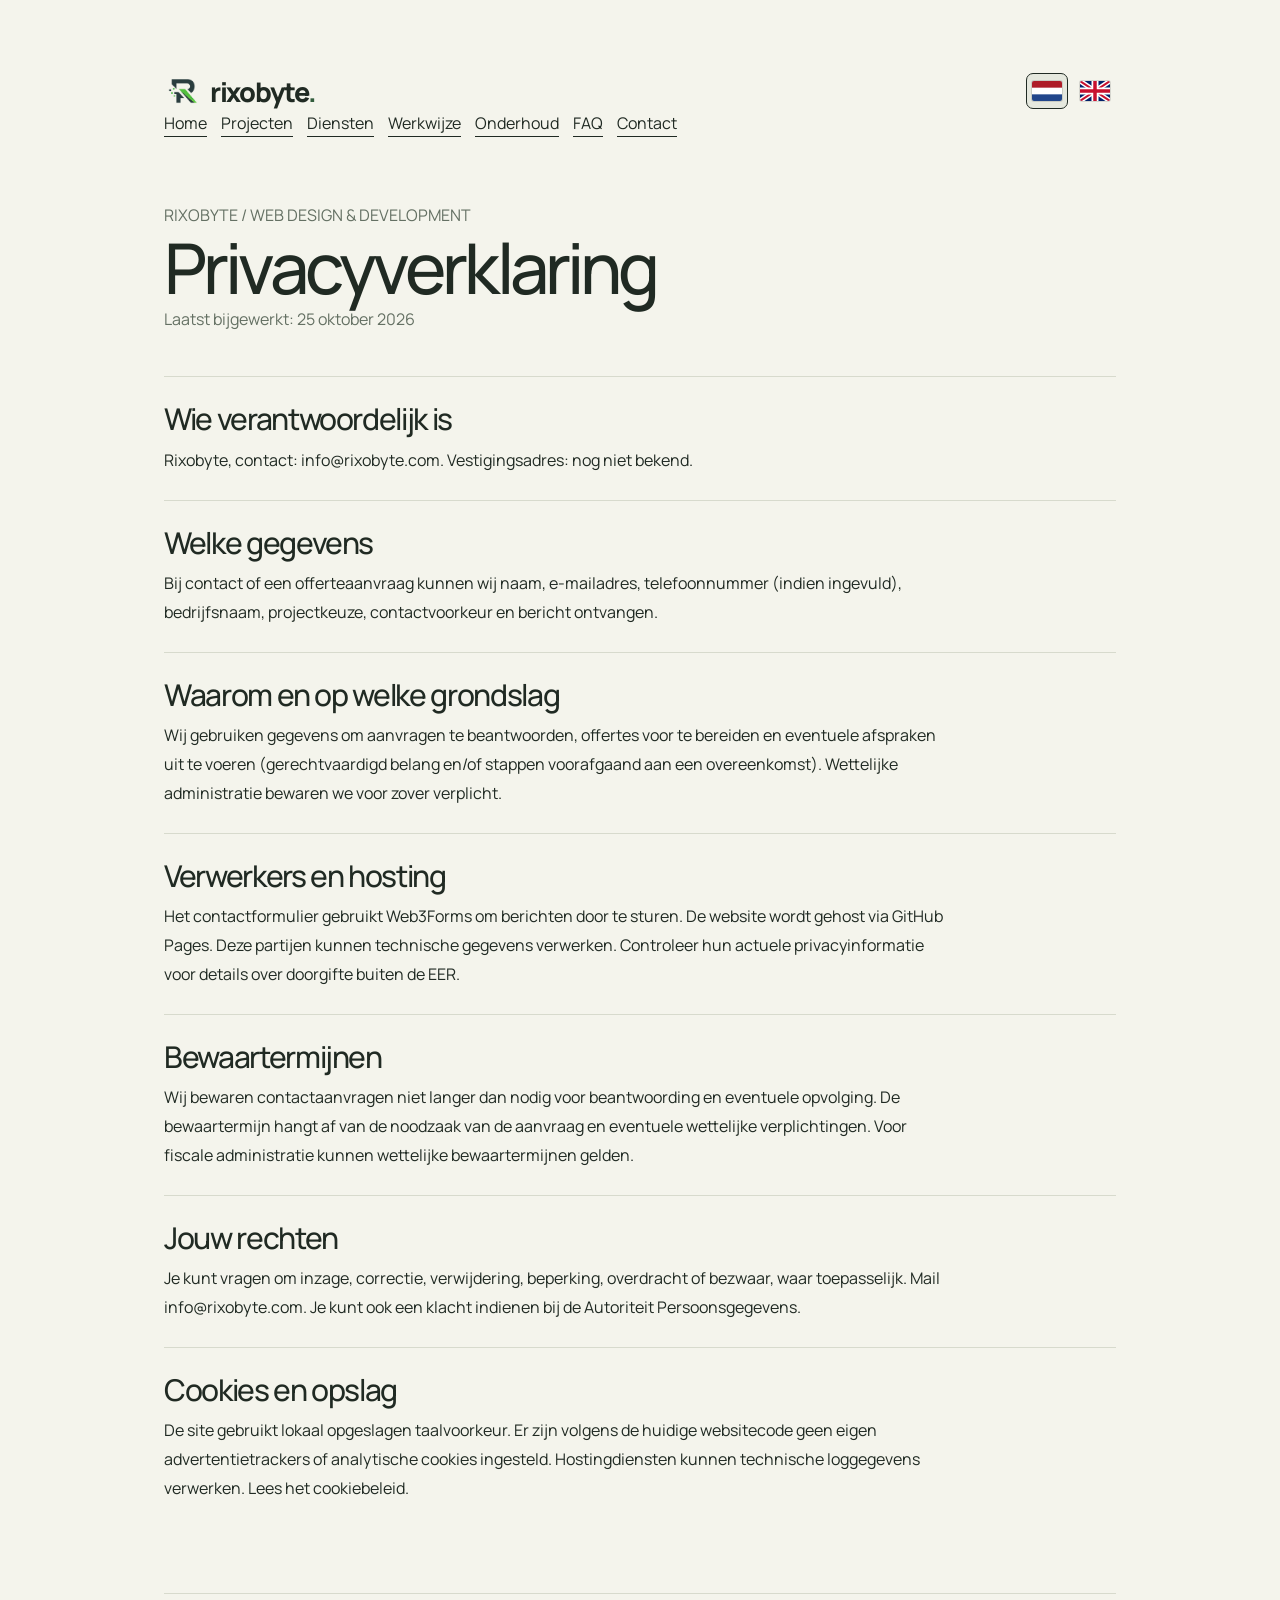
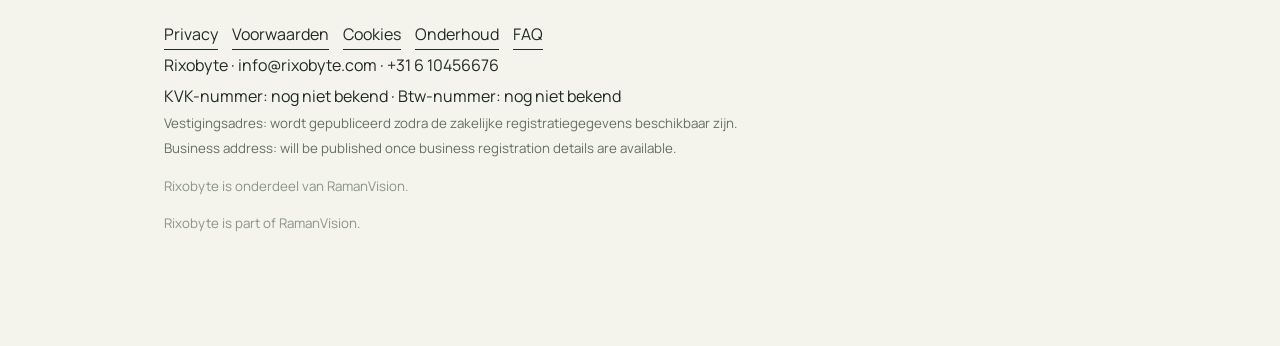
<file: privacyverklaring.html>
<!doctype html><html lang="nl"><head><meta charset="utf-8"><meta name="viewport" content="width=device-width,initial-scale=1"><meta name="theme-color" content="#f4f4ec"><meta name="description" content="Lees hoe Rixobyte omgaat met persoonsgegevens bij contact, offerteaanvragen en websitegebruik."><title>Privacyverklaring | Rixobyte</title><link rel="icon" type="image/png" href="rixobyte-logo.png">
    <link rel="icon" type="image/svg+xml" sizes="any" href="rixobyte-favicon.svg?v=4"><link rel="stylesheet" href="styles.css?v=20261120-audit"><style>.legal-wrap{max-width:1000px;margin:0 auto;padding:72px 24px 110px}.legal-top{display:flex;justify-content:space-between;align-items:center;gap:20px;flex-wrap:wrap}.legal-nav,.legal-links{display:flex;flex-wrap:wrap;gap:14px}.legal-nav a,.legal-links a{color:inherit;text-decoration:none;border-bottom:1px solid currentColor}.legal-hero{margin:65px 0 44px}.legal-hero p{color:#647063}.legal-hero h1{font-size:clamp(36px,6vw,70px);letter-spacing:-.055em;line-height:1.1}.legal-card{padding:25px 0;border-top:1px solid #d7dacd}.legal-card h2{font-size:clamp(21px,3vw,30px);margin:0 0 10px}.legal-card p{line-height:1.8;max-width:780px}.legal-footer{margin-top:65px;padding-top:25px;border-top:1px solid #d7dacd;line-height:1.9}.legal-footer small{display:block;color:#647063}.legal-en{display:none}html[lang=en] .legal-en{display:block}html[lang=en] .legal-nl{display:none}@media(max-width:600px){.legal-wrap{padding-top:30px}.legal-nav{gap:9px;font-size:13px}}</style><link rel="canonical" href="https://www.rixobyte.com/privacyverklaring.html">
<meta property="og:image" content="https://www.rixobyte.com/rixobyte-logo.png">
<meta property="og:image:alt" content="Rixobyte logo">
<meta name="twitter:card" content="summary_large_image">
<meta property="og:title" content="Privacyverklaring | Rixobyte">
<meta property="og:description" content="Lees hoe Rixobyte omgaat met persoonsgegevens bij contact, offerteaanvragen en websitegebruik.">
<meta property="og:type" content="website">
<meta property="og:url" content="https://www.rixobyte.com/privacyverklaring.html">
</head><body data-site-page="legalPrivacy"><main class="legal-wrap"><div class="legal-top"><a class="brand" href="index.html" aria-label="Rixobyte home"><img src="rixobyte-logo.png" width="42" height="42" alt=""><span>rixobyte<span class="brand-dot">.</span></span></a><div class="language-switch legal-language-switch" role="group" aria-label="Taal kiezen" data-site-aria-label="chooseLanguage"><button type="button" data-lang="nl" lang="nl" aria-label="Nederlands" title="Nederlands" aria-pressed="true"><svg viewBox="0 0 30 20" aria-hidden="true" focusable="false"><rect width="30" height="20" fill="#21468B"/><rect width="30" height="13.333" fill="#fff"/><rect width="30" height="6.667" fill="#AE1C28"/></svg></button><button type="button" data-lang="en" lang="en" aria-label="English" title="English" aria-pressed="false"><svg viewBox="0 0 30 20" aria-hidden="true" focusable="false"><rect width="30" height="20" fill="#012169"/><path d="M0 0L30 20M30 0L0 20" stroke="#fff" stroke-width="5"/><path d="M0 0L30 20M30 0L0 20" stroke="#C8102E" stroke-width="2"/><path d="M15 0V20M0 10H30" stroke="#fff" stroke-width="7"/><path d="M15 0V20M0 10H30" stroke="#C8102E" stroke-width="3.5"/></svg></button></div></div><nav class="legal-nav" aria-label="Navigatie" data-site-aria-label="navigation"><a href="index.html" data-site-i18n="navHome">Home</a><a href="index.html#projecten" data-site-i18n="navProjects">Projecten</a><a href="index.html#diensten" data-site-i18n="navServices">Diensten</a><a href="index.html#werkwijze" data-site-i18n="navProcess">Werkwijze</a><a href="website-onderhoud.html" data-site-i18n="navMaintenance">Onderhoud</a><a href="veelgestelde-vragen.html" data-site-i18n="navFaq">FAQ</a><a href="index.html#offerte" data-site-i18n="navContact">Contact</a></nav><header class="legal-hero"><p>RIXOBYTE / WEB DESIGN & DEVELOPMENT</p><h1 class="legal-nl">Privacyverklaring</h1><h1 class="legal-en">Privacy policy</h1><p class="legal-nl">Laatst bijgewerkt: 25 oktober 2026</p><p class="legal-en">Last updated: 25 October 2026</p></header><section class="legal-card"><h2 class="legal-nl">Wie verantwoordelijk is</h2><h2 class="legal-en">Who is responsible</h2><p class="legal-nl">Rixobyte, contact: info@rixobyte.com. Vestigingsadres: nog niet bekend.</p><p class="legal-en">Rixobyte is the controller. Contact: info@rixobyte.com. Business address: not yet available.</p></section><section class="legal-card"><h2 class="legal-nl">Welke gegevens</h2><h2 class="legal-en">What information we collect</h2><p class="legal-nl">Bij contact of een offerteaanvraag kunnen wij naam, e-mailadres, telefoonnummer (indien ingevuld), bedrijfsnaam, projectkeuze, contactvoorkeur en bericht ontvangen.</p><p class="legal-en">When you contact us, we may receive your name, email, optional phone number and company name, project selection, contact preference and message.</p></section><section class="legal-card"><h2 class="legal-nl">Waarom en op welke grondslag</h2><h2 class="legal-en">Purpose and legal basis</h2><p class="legal-nl">Wij gebruiken gegevens om aanvragen te beantwoorden, offertes voor te bereiden en eventuele afspraken uit te voeren (gerechtvaardigd belang en/of stappen voorafgaand aan een overeenkomst). Wettelijke administratie bewaren we voor zover verplicht.</p><p class="legal-en">We use data to answer enquiries, prepare quotes and perform agreements (legitimate interests and/or steps prior to a contract). We retain records where required by law.</p></section><section class="legal-card"><h2 class="legal-nl">Verwerkers en hosting</h2><h2 class="legal-en">Processors and hosting</h2><p class="legal-nl">Het contactformulier gebruikt Web3Forms om berichten door te sturen. De website wordt gehost via GitHub Pages. Deze partijen kunnen technische gegevens verwerken. Controleer hun actuele privacyinformatie voor details over doorgifte buiten de EER.</p><p class="legal-en">Our form uses Web3Forms to forward submissions and our site is hosted on GitHub Pages. These providers may process technical data. Consult their current privacy notices for international transfers.</p></section><section class="legal-card"><h2 class="legal-nl">Bewaartermijnen</h2><h2 class="legal-en">Retention periods</h2><p class="legal-nl">Wij bewaren contactaanvragen niet langer dan nodig voor beantwoording en eventuele opvolging. De bewaartermijn hangt af van de noodzaak van de aanvraag en eventuele wettelijke verplichtingen. Voor fiscale administratie kunnen wettelijke bewaartermijnen gelden.</p><p class="legal-en">We retain enquiries no longer than necessary to respond and follow up. The retention period depends on the purpose of the enquiry and applicable legal obligations. Statutory retention may apply to accounting records.</p></section><section class="legal-card"><h2 class="legal-nl">Jouw rechten</h2><h2 class="legal-en">Your rights</h2><p class="legal-nl">Je kunt vragen om inzage, correctie, verwijdering, beperking, overdracht of bezwaar, waar toepasselijk. Mail info@rixobyte.com. Je kunt ook een klacht indienen bij de Autoriteit Persoonsgegevens.</p><p class="legal-en">You may request access, correction, erasure, restriction, portability or object where applicable. Email info@rixobyte.com. You can also complain to the Dutch Data Protection Authority.</p></section><section class="legal-card"><h2 class="legal-nl">Cookies en opslag</h2><h2 class="legal-en">Cookies and storage</h2><p class="legal-nl">De site gebruikt lokaal opgeslagen taalvoorkeur. Er zijn volgens de huidige websitecode geen eigen advertentietrackers of analytische cookies ingesteld. Hostingdiensten kunnen technische loggegevens verwerken. Lees het cookiebeleid.</p><p class="legal-en">The site stores your language preference locally. The current site code does not configure advertising trackers or analytics cookies. Hosting services may process technical logs. Read our cookie information.</p></section><div class="legal-footer"><nav class="legal-links" aria-label="Juridische informatie" data-site-aria-label="legalNavigation"><a href="privacyverklaring.html" data-site-i18n="navPrivacy">Privacy</a><a href="algemene-voorwaarden.html" data-site-i18n="navTerms">Voorwaarden</a><a href="cookiebeleid.html" data-site-i18n="navCookies">Cookies</a><a href="website-onderhoud.html" data-site-i18n="navMaintenance">Onderhoud</a><a href="veelgestelde-vragen.html" data-site-i18n="navFaq">FAQ</a></nav><p>Rixobyte · <a href="mailto:info@rixobyte.com">info@rixobyte.com</a> · <a href="tel:+31610456676">+31 6 10456676</a><br><span data-site-i18n="footerRegistration">KVK-nummer: nog niet bekend · Btw-nummer: nog niet bekend</span></p><small class="legal-nl">Vestigingsadres: wordt gepubliceerd zodra de zakelijke registratiegegevens beschikbaar zijn.</small><small class="legal-en">Business address: will be published once business registration details are available.</small><small class="legal-nl" style="margin-top:12px;opacity:.72">Rixobyte is onderdeel van RamanVision.</small><small class="legal-en" style="margin-top:12px;opacity:.72">Rixobyte is part of RamanVision.</small></div></main><script src="language-common.js?v=20261120-audit" defer></script></body></html>
</file>
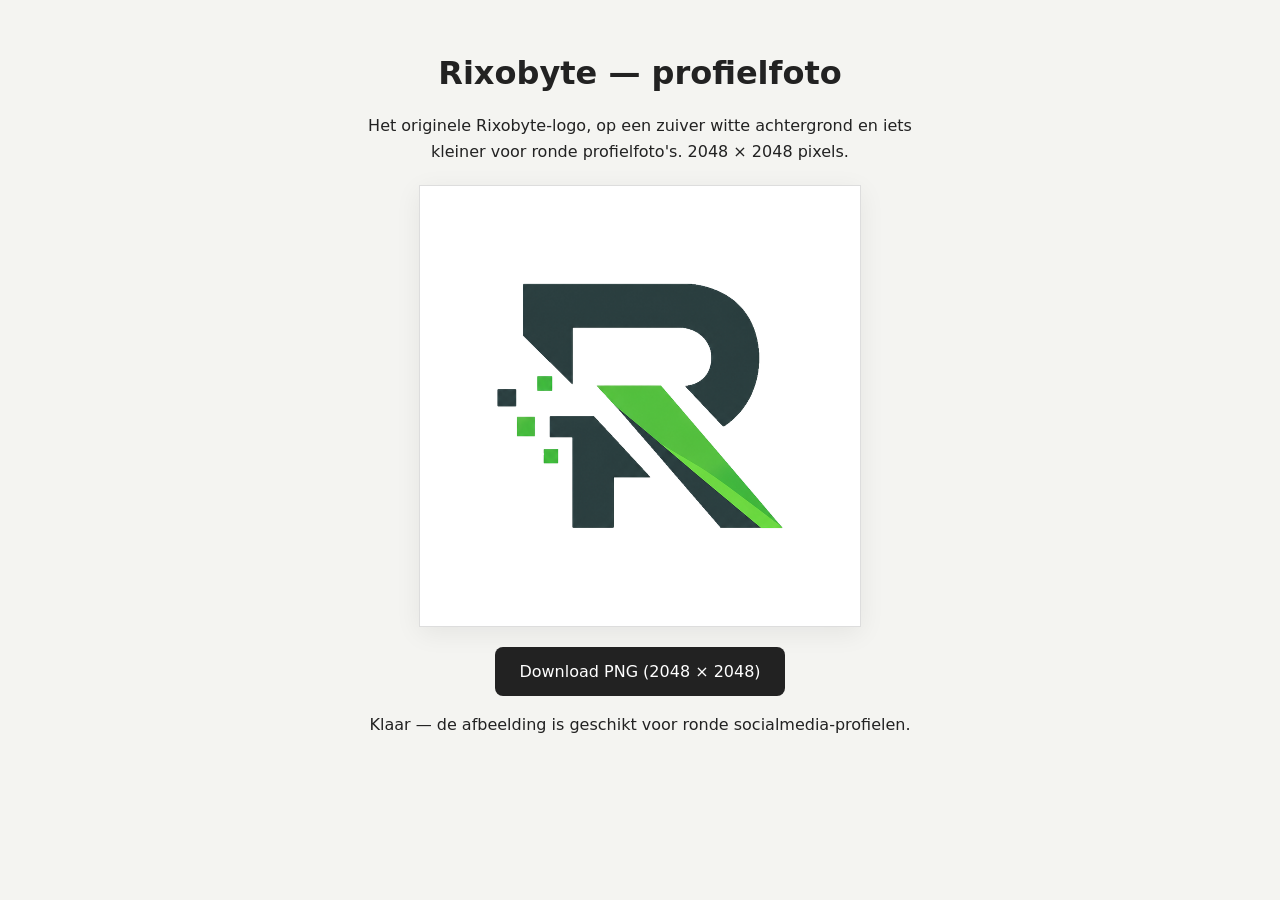
<file: social-logo-download.html>
<!doctype html>
<html lang="nl"><head><meta charset="utf-8"><meta name="viewport" content="width=device-width,initial-scale=1">
<title>Rixobyte — profielfoto met witte achtergrond</title>
<meta name="robots" content="noindex">
<style>body{font:16px system-ui,Arial,sans-serif;background:#f4f4f1;color:#222;margin:0;padding:24px;text-align:center}main{max-width:580px;margin:30px auto}canvas{display:block;width:min(100%,440px);height:auto;margin:20px auto;border:1px solid #ddd;box-shadow:0 6px 25px #0001}button{background:#222;color:white;border:0;border-radius:8px;padding:15px 24px;font:inherit;cursor:pointer}p{line-height:1.6}</style></head>
<body><main><h1>Rixobyte — profielfoto</h1><p>Het originele Rixobyte-logo, op een zuiver witte achtergrond en iets kleiner voor ronde profielfoto's. 2048 × 2048 pixels.</p><canvas id="preview" width="2048" height="2048" aria-label="Voorbeeld van het originele Rixobyte-logo op wit"></canvas><button type="button" id="download" disabled>Download PNG (2048 × 2048)</button><p id="status">Logo laden…</p></main>
<script>
"use strict";
const canvas=document.getElementById("preview"),ctx=canvas.getContext("2d"),status=document.getElementById("status"),button=document.getElementById("download");
const img=new Image();img.src="rixobyte-logo.png";
img.onload=()=>{
  // Preserve the exact original image; trim only transparent margins.
  const temp=document.createElement("canvas");temp.width=img.naturalWidth;temp.height=img.naturalHeight;
  const tc=temp.getContext("2d",{willReadFrequently:true});tc.drawImage(img,0,0);
  const pixels=tc.getImageData(0,0,temp.width,temp.height).data;
  let minX=temp.width,minY=temp.height,maxX=-1,maxY=-1;
  for(let y=0;y<temp.height;y++)for(let x=0;x<temp.width;x++){
    if(pixels[(y*temp.width+x)*4+3]>20){minX=Math.min(minX,x);minY=Math.min(minY,y);maxX=Math.max(maxX,x);maxY=Math.max(maxY,y);}
  }
  ctx.fillStyle="#fff";ctx.fillRect(0,0,2048,2048);
  if(maxX<0){status.textContent="Geen zichtbaar logo gevonden.";return;}
  const w=maxX-minX+1,h=maxY-minY+1;
  const scale=Math.min(1330/w,1330/h);
  const dw=w*scale,dh=h*scale;
  ctx.imageSmoothingEnabled=true;ctx.imageSmoothingQuality="high";
  ctx.drawImage(img,minX,minY,w,h,(2048-dw)/2,(2048-dh)/2,dw,dh);
  status.textContent="Klaar — de afbeelding is geschikt voor ronde socialmedia-profielen.";
  button.disabled=false;
};
img.onerror=()=>status.textContent="Logo laden mislukt. Ververs de pagina.";
button.addEventListener("click",()=>{
  canvas.toBlob(blob=>{
    if(!blob){status.textContent="Opslaan mislukt.";return;}
    const url=URL.createObjectURL(blob),a=document.createElement("a");a.href=url;a.download="Rixobyte-oud-logo-wit-socials-2048.png";document.body.append(a);a.click();a.remove();setTimeout(()=>URL.revokeObjectURL(url),30000);
  },"image/png");
});
</script></body></html>
</file>
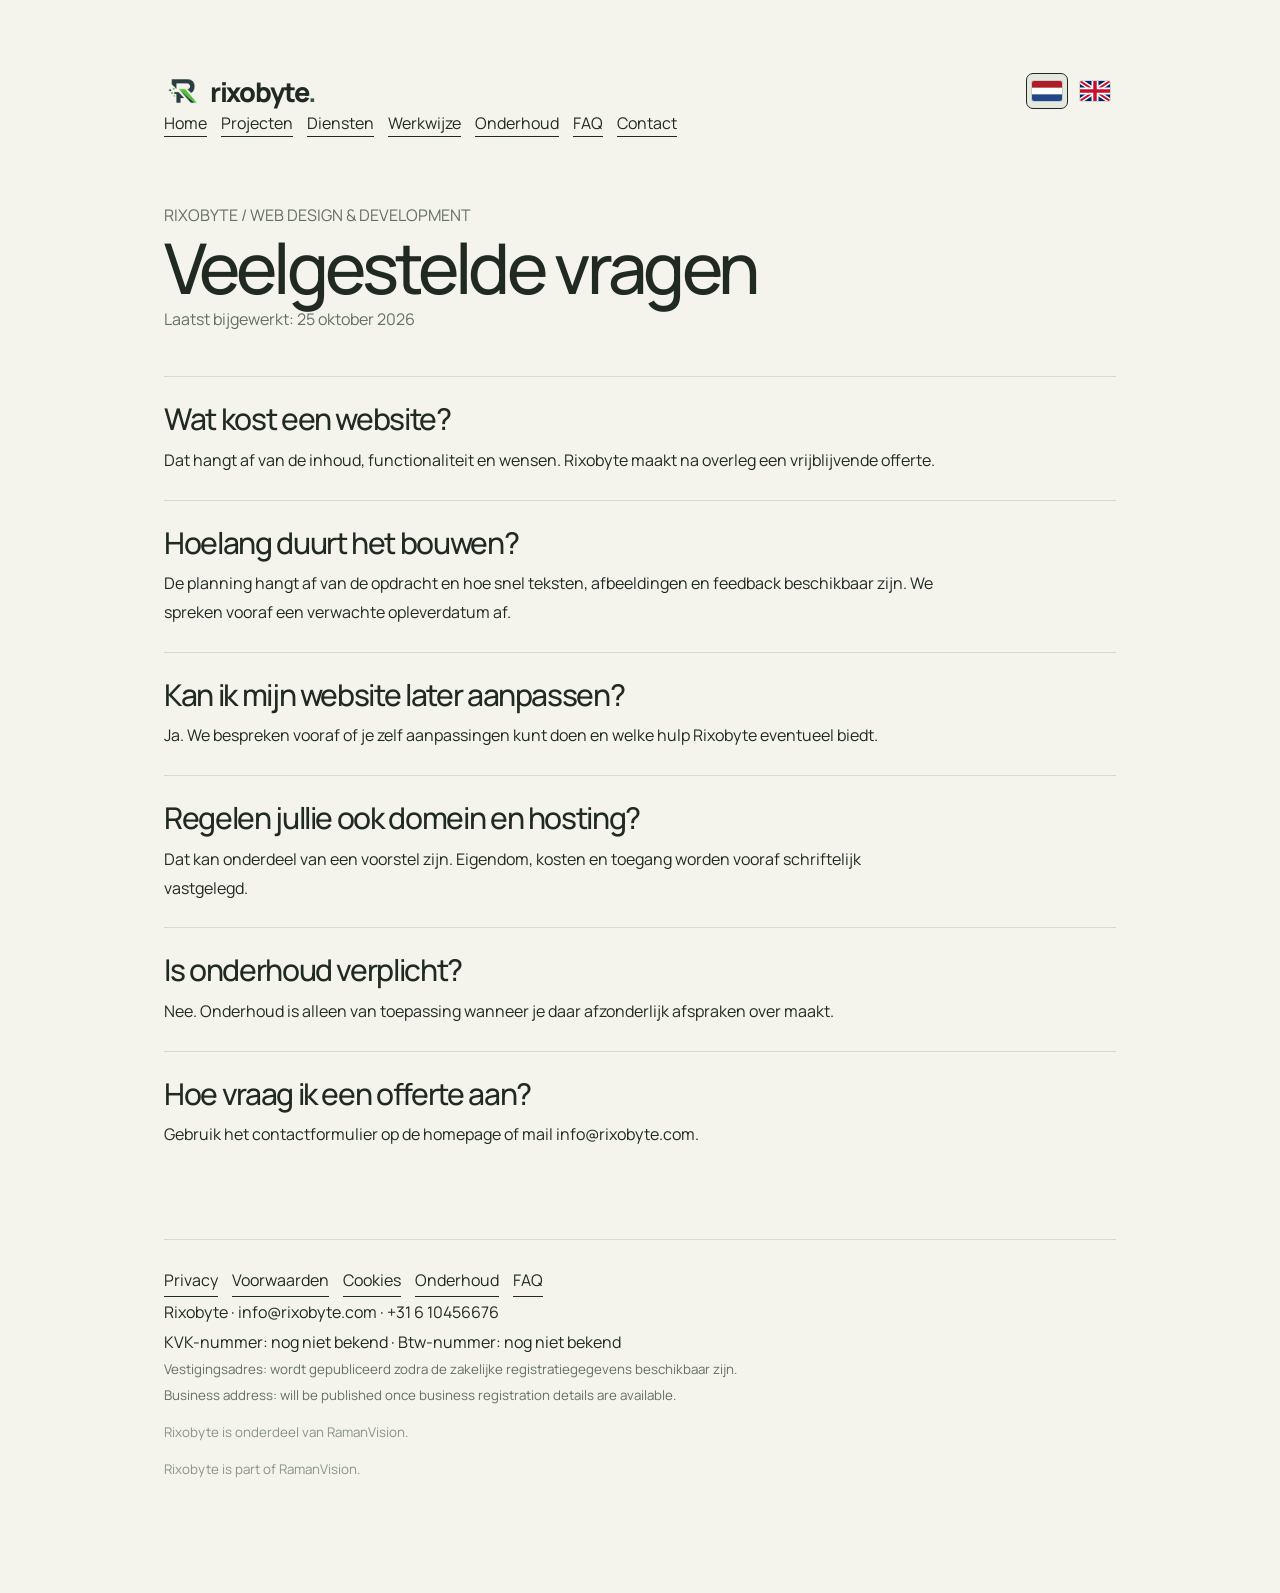
<file: veelgestelde-vragen.html>
<!doctype html><html lang="nl"><head><meta charset="utf-8"><meta name="viewport" content="width=device-width,initial-scale=1"><meta name="theme-color" content="#f4f4ec"><meta name="description" content="Antwoorden op vragen over websites laten maken, offertes, doorlooptijden, domeinen, hosting en websiteonderhoud bij Rixobyte."><title>Veelgestelde vragen over websites | Rixobyte</title><link rel="icon" type="image/png" href="rixobyte-logo.png">
    <link rel="icon" type="image/svg+xml" sizes="any" href="rixobyte-favicon.svg?v=4"><link rel="stylesheet" href="styles.css?v=20261120-audit"><style>.legal-wrap{max-width:1000px;margin:0 auto;padding:72px 24px 110px}.legal-top{display:flex;justify-content:space-between;align-items:center;gap:20px;flex-wrap:wrap}.legal-nav,.legal-links{display:flex;flex-wrap:wrap;gap:14px}.legal-nav a,.legal-links a{color:inherit;text-decoration:none;border-bottom:1px solid currentColor}.legal-hero{margin:65px 0 44px}.legal-hero p{color:#647063}.legal-hero h1{font-size:clamp(36px,6vw,70px);letter-spacing:-.055em;line-height:1.1}.legal-card{padding:25px 0;border-top:1px solid #d7dacd}.legal-card h2{font-size:clamp(21px,3vw,30px);margin:0 0 10px}.legal-card p{line-height:1.8;max-width:780px}.legal-footer{margin-top:65px;padding-top:25px;border-top:1px solid #d7dacd;line-height:1.9}.legal-footer small{display:block;color:#647063}.legal-en{display:none}html[lang=en] .legal-en{display:block}html[lang=en] .legal-nl{display:none}@media(max-width:600px){.legal-wrap{padding-top:30px}.legal-nav{gap:9px;font-size:13px}}</style><link rel="canonical" href="https://www.rixobyte.com/veelgestelde-vragen.html">
<meta property="og:image" content="https://www.rixobyte.com/rixobyte-logo.png">
<meta property="og:image:alt" content="Rixobyte logo">
<meta name="twitter:card" content="summary_large_image">
<meta property="og:title" content="Veelgestelde vragen over websites | Rixobyte">
<meta property="og:description" content="Antwoorden op vragen over websites laten maken, offertes, doorlooptijden, domeinen, hosting en websiteonderhoud bij Rixobyte.">
<meta property="og:type" content="website">
<meta property="og:url" content="https://www.rixobyte.com/veelgestelde-vragen.html">
</head><body data-site-page="legalFAQ"><main class="legal-wrap"><div class="legal-top"><a class="brand" href="index.html" aria-label="Rixobyte home"><img src="rixobyte-logo.png" width="42" height="42" alt=""><span>rixobyte<span class="brand-dot">.</span></span></a><div class="language-switch legal-language-switch" role="group" aria-label="Taal kiezen" data-site-aria-label="chooseLanguage"><button type="button" data-lang="nl" lang="nl" aria-label="Nederlands" title="Nederlands" aria-pressed="true"><svg viewBox="0 0 30 20" aria-hidden="true" focusable="false"><rect width="30" height="20" fill="#21468B"/><rect width="30" height="13.333" fill="#fff"/><rect width="30" height="6.667" fill="#AE1C28"/></svg></button><button type="button" data-lang="en" lang="en" aria-label="English" title="English" aria-pressed="false"><svg viewBox="0 0 30 20" aria-hidden="true" focusable="false"><rect width="30" height="20" fill="#012169"/><path d="M0 0L30 20M30 0L0 20" stroke="#fff" stroke-width="5"/><path d="M0 0L30 20M30 0L0 20" stroke="#C8102E" stroke-width="2"/><path d="M15 0V20M0 10H30" stroke="#fff" stroke-width="7"/><path d="M15 0V20M0 10H30" stroke="#C8102E" stroke-width="3.5"/></svg></button></div></div><nav class="legal-nav" aria-label="Navigatie" data-site-aria-label="navigation"><a href="index.html" data-site-i18n="navHome">Home</a><a href="index.html#projecten" data-site-i18n="navProjects">Projecten</a><a href="index.html#diensten" data-site-i18n="navServices">Diensten</a><a href="index.html#werkwijze" data-site-i18n="navProcess">Werkwijze</a><a href="website-onderhoud.html" data-site-i18n="navMaintenance">Onderhoud</a><a href="veelgestelde-vragen.html" data-site-i18n="navFaq">FAQ</a><a href="index.html#offerte" data-site-i18n="navContact">Contact</a></nav><header class="legal-hero"><p>RIXOBYTE / WEB DESIGN & DEVELOPMENT</p><h1 class="legal-nl">Veelgestelde vragen</h1><h1 class="legal-en">Frequently asked questions</h1><p class="legal-nl">Laatst bijgewerkt: 25 oktober 2026</p><p class="legal-en">Last updated: 25 October 2026</p></header><section class="legal-card"><h2 class="legal-nl">Wat kost een website?</h2><h2 class="legal-en">How much does a website cost?</h2><p class="legal-nl">Dat hangt af van de inhoud, functionaliteit en wensen. Rixobyte maakt na overleg een vrijblijvende offerte.</p><p class="legal-en">Pricing depends on scope, features and requirements. Rixobyte can prepare a no-obligation quote.</p></section><section class="legal-card"><h2 class="legal-nl">Hoelang duurt het bouwen?</h2><h2 class="legal-en">How long does development take?</h2><p class="legal-nl">De planning hangt af van de opdracht en hoe snel teksten, afbeeldingen en feedback beschikbaar zijn. We spreken vooraf een verwachte opleverdatum af.</p><p class="legal-en">Timing depends on the project and when content and feedback are available. We agree on an expected delivery date in advance.</p></section><section class="legal-card"><h2 class="legal-nl">Kan ik mijn website later aanpassen?</h2><h2 class="legal-en">Can I edit my website later?</h2><p class="legal-nl">Ja. We bespreken vooraf of je zelf aanpassingen kunt doen en welke hulp Rixobyte eventueel biedt.</p><p class="legal-en">Yes. We discuss whether you can make edits yourself and what support Rixobyte can offer.</p></section><section class="legal-card"><h2 class="legal-nl">Regelen jullie ook domein en hosting?</h2><h2 class="legal-en">Do you arrange domains and hosting?</h2><p class="legal-nl">Dat kan onderdeel van een voorstel zijn. Eigendom, kosten en toegang worden vooraf schriftelijk vastgelegd.</p><p class="legal-en">This can be included in a proposal. Ownership, costs and access are agreed in writing beforehand.</p></section><section class="legal-card"><h2 class="legal-nl">Is onderhoud verplicht?</h2><h2 class="legal-en">Is maintenance mandatory?</h2><p class="legal-nl">Nee. Onderhoud is alleen van toepassing wanneer je daar afzonderlijk afspraken over maakt.</p><p class="legal-en">No. Maintenance applies only if separately agreed.</p></section><section class="legal-card"><h2 class="legal-nl">Hoe vraag ik een offerte aan?</h2><h2 class="legal-en">How do I request a quote?</h2><p class="legal-nl">Gebruik het contactformulier op de homepage of mail info@rixobyte.com.</p><p class="legal-en">Use the homepage contact form or email info@rixobyte.com.</p></section><div class="legal-footer"><nav class="legal-links" aria-label="Juridische informatie" data-site-aria-label="legalNavigation"><a href="privacyverklaring.html" data-site-i18n="navPrivacy">Privacy</a><a href="algemene-voorwaarden.html" data-site-i18n="navTerms">Voorwaarden</a><a href="cookiebeleid.html" data-site-i18n="navCookies">Cookies</a><a href="website-onderhoud.html" data-site-i18n="navMaintenance">Onderhoud</a><a href="veelgestelde-vragen.html" data-site-i18n="navFaq">FAQ</a></nav><p>Rixobyte · <a href="mailto:info@rixobyte.com">info@rixobyte.com</a> · <a href="tel:+31610456676">+31 6 10456676</a><br><span data-site-i18n="footerRegistration">KVK-nummer: nog niet bekend · Btw-nummer: nog niet bekend</span></p><small class="legal-nl">Vestigingsadres: wordt gepubliceerd zodra de zakelijke registratiegegevens beschikbaar zijn.</small><small class="legal-en">Business address: will be published once business registration details are available.</small><small class="legal-nl" style="margin-top:12px;opacity:.72">Rixobyte is onderdeel van RamanVision.</small><small class="legal-en" style="margin-top:12px;opacity:.72">Rixobyte is part of RamanVision.</small></div></main><script src="language-common.js?v=20261120-audit" defer></script></body></html>
</file>
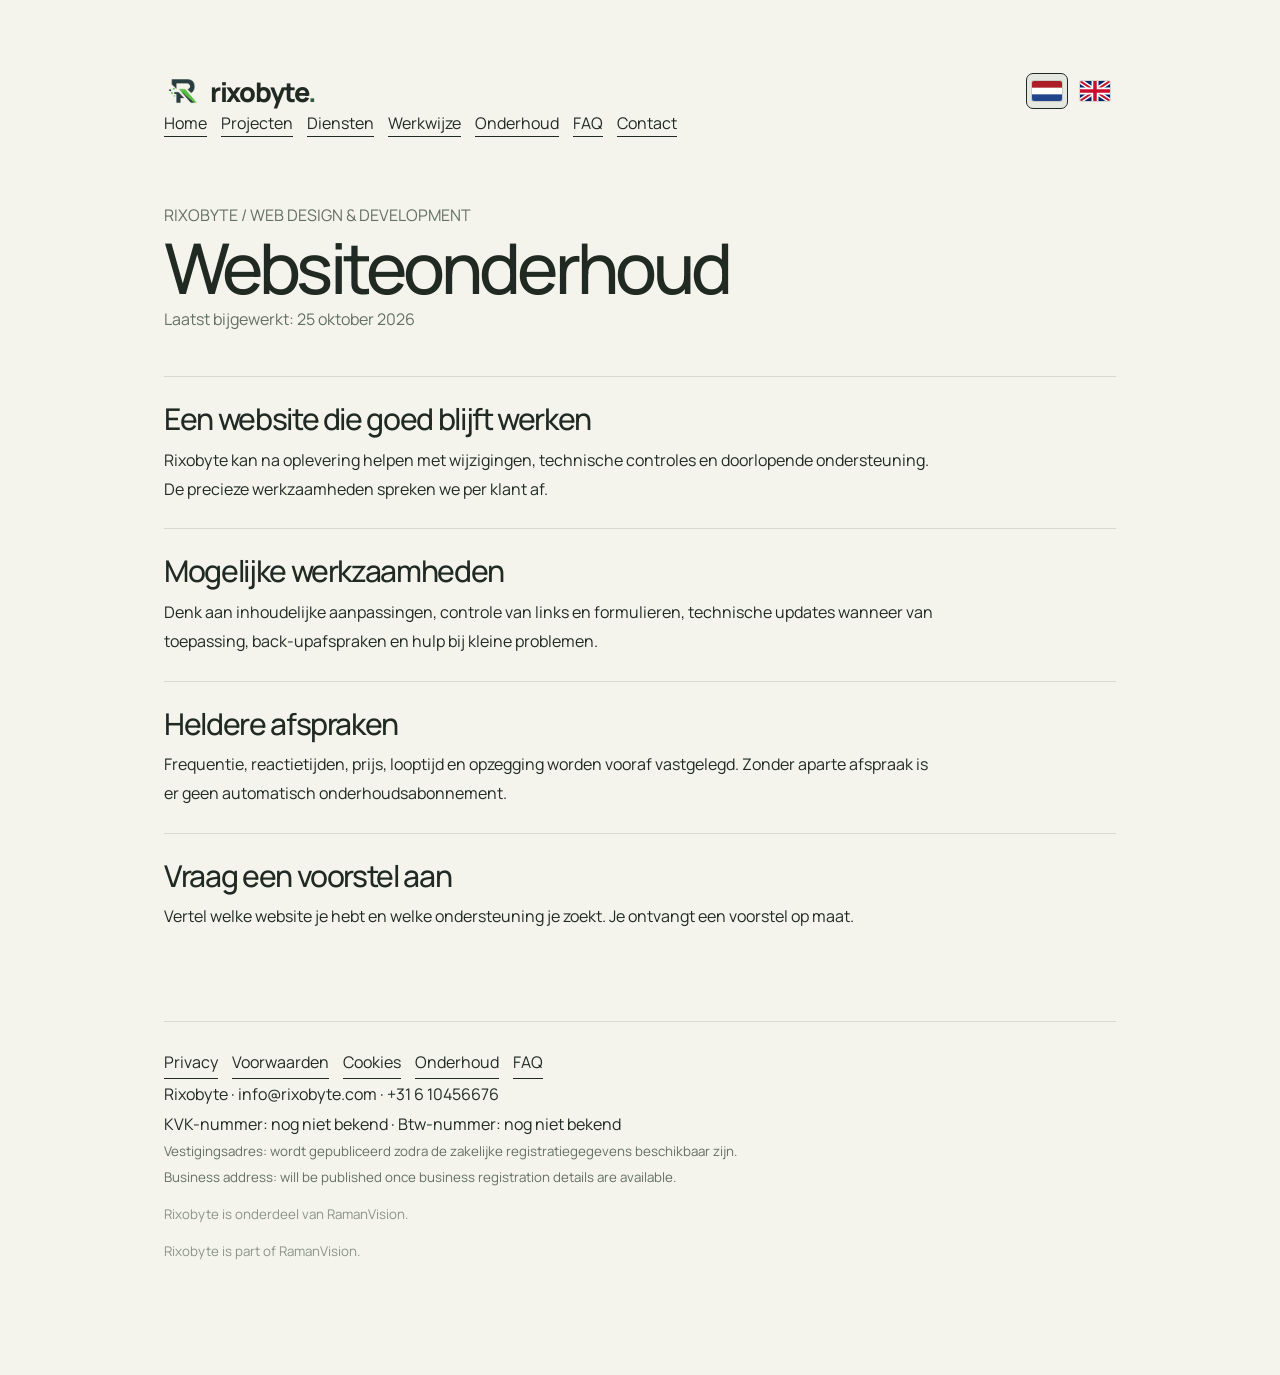
<file: website-onderhoud.html>
<!doctype html><html lang="nl"><head><meta charset="utf-8"><meta name="viewport" content="width=device-width,initial-scale=1"><meta name="theme-color" content="#f4f4ec"><meta name="description" content="Ontdek de mogelijkheden voor websiteonderhoud bij Rixobyte. Bespreek updates, technische ondersteuning en afspraken op maat."><title>Websiteonderhoud en ondersteuning | Rixobyte</title><link rel="icon" type="image/png" href="rixobyte-logo.png">
    <link rel="icon" type="image/svg+xml" sizes="any" href="rixobyte-favicon.svg?v=4"><link rel="stylesheet" href="styles.css?v=20261120-audit"><style>.legal-wrap{max-width:1000px;margin:0 auto;padding:72px 24px 110px}.legal-top{display:flex;justify-content:space-between;align-items:center;gap:20px;flex-wrap:wrap}.legal-nav,.legal-links{display:flex;flex-wrap:wrap;gap:14px}.legal-nav a,.legal-links a{color:inherit;text-decoration:none;border-bottom:1px solid currentColor}.legal-hero{margin:65px 0 44px}.legal-hero p{color:#647063}.legal-hero h1{font-size:clamp(36px,6vw,70px);letter-spacing:-.055em;line-height:1.1}.legal-card{padding:25px 0;border-top:1px solid #d7dacd}.legal-card h2{font-size:clamp(21px,3vw,30px);margin:0 0 10px}.legal-card p{line-height:1.8;max-width:780px}.legal-footer{margin-top:65px;padding-top:25px;border-top:1px solid #d7dacd;line-height:1.9}.legal-footer small{display:block;color:#647063}.legal-en{display:none}html[lang=en] .legal-en{display:block}html[lang=en] .legal-nl{display:none}@media(max-width:600px){.legal-wrap{padding-top:30px}.legal-nav{gap:9px;font-size:13px}}</style><link rel="canonical" href="https://www.rixobyte.com/website-onderhoud.html">
<meta property="og:image" content="https://www.rixobyte.com/rixobyte-logo.png">
<meta property="og:image:alt" content="Rixobyte logo">
<meta name="twitter:card" content="summary_large_image">
<meta property="og:title" content="Websiteonderhoud en ondersteuning | Rixobyte">
<meta property="og:description" content="Ontdek de mogelijkheden voor websiteonderhoud bij Rixobyte. Bespreek updates, technische ondersteuning en afspraken op maat.">
<meta property="og:type" content="website">
<meta property="og:url" content="https://www.rixobyte.com/website-onderhoud.html">
</head><body data-site-page="legalMaintenance"><main class="legal-wrap"><div class="legal-top"><a class="brand" href="index.html" aria-label="Rixobyte home"><img src="rixobyte-logo.png" width="42" height="42" alt=""><span>rixobyte<span class="brand-dot">.</span></span></a><div class="language-switch legal-language-switch" role="group" aria-label="Taal kiezen" data-site-aria-label="chooseLanguage"><button type="button" data-lang="nl" lang="nl" aria-label="Nederlands" title="Nederlands" aria-pressed="true"><svg viewBox="0 0 30 20" aria-hidden="true" focusable="false"><rect width="30" height="20" fill="#21468B"/><rect width="30" height="13.333" fill="#fff"/><rect width="30" height="6.667" fill="#AE1C28"/></svg></button><button type="button" data-lang="en" lang="en" aria-label="English" title="English" aria-pressed="false"><svg viewBox="0 0 30 20" aria-hidden="true" focusable="false"><rect width="30" height="20" fill="#012169"/><path d="M0 0L30 20M30 0L0 20" stroke="#fff" stroke-width="5"/><path d="M0 0L30 20M30 0L0 20" stroke="#C8102E" stroke-width="2"/><path d="M15 0V20M0 10H30" stroke="#fff" stroke-width="7"/><path d="M15 0V20M0 10H30" stroke="#C8102E" stroke-width="3.5"/></svg></button></div></div><nav class="legal-nav" aria-label="Navigatie" data-site-aria-label="navigation"><a href="index.html" data-site-i18n="navHome">Home</a><a href="index.html#projecten" data-site-i18n="navProjects">Projecten</a><a href="index.html#diensten" data-site-i18n="navServices">Diensten</a><a href="index.html#werkwijze" data-site-i18n="navProcess">Werkwijze</a><a href="website-onderhoud.html" data-site-i18n="navMaintenance">Onderhoud</a><a href="veelgestelde-vragen.html" data-site-i18n="navFaq">FAQ</a><a href="index.html#offerte" data-site-i18n="navContact">Contact</a></nav><header class="legal-hero"><p>RIXOBYTE / WEB DESIGN & DEVELOPMENT</p><h1 class="legal-nl">Websiteonderhoud</h1><h1 class="legal-en">Website maintenance</h1><p class="legal-nl">Laatst bijgewerkt: 25 oktober 2026</p><p class="legal-en">Last updated: 25 October 2026</p></header><section class="legal-card"><h2 class="legal-nl">Een website die goed blijft werken</h2><h2 class="legal-en">Keeping your website running smoothly</h2><p class="legal-nl">Rixobyte kan na oplevering helpen met wijzigingen, technische controles en doorlopende ondersteuning. De precieze werkzaamheden spreken we per klant af.</p><p class="legal-en">Rixobyte can help with changes, technical checks and ongoing support after launch. The exact scope is agreed individually.</p></section><section class="legal-card"><h2 class="legal-nl">Mogelijke werkzaamheden</h2><h2 class="legal-en">Possible services</h2><p class="legal-nl">Denk aan inhoudelijke aanpassingen, controle van links en formulieren, technische updates wanneer van toepassing, back-upafspraken en hulp bij kleine problemen.</p><p class="legal-en">Possible services include content edits, checking links and forms, applicable technical updates, backup arrangements and help with minor issues.</p></section><section class="legal-card"><h2 class="legal-nl">Heldere afspraken</h2><h2 class="legal-en">Clear agreements</h2><p class="legal-nl">Frequentie, reactietijden, prijs, looptijd en opzegging worden vooraf vastgelegd. Zonder aparte afspraak is er geen automatisch onderhoudsabonnement.</p><p class="legal-en">Frequency, response times, pricing, duration and termination are agreed in advance. There is no automatic maintenance subscription.</p></section><section class="legal-card"><h2 class="legal-nl">Vraag een voorstel aan</h2><h2 class="legal-en">Request a proposal</h2><p class="legal-nl">Vertel welke website je hebt en welke ondersteuning je zoekt. Je ontvangt een voorstel op maat.</p><p class="legal-en">Tell us about your website and the support you need. We can prepare a tailored proposal.</p></section><div class="legal-footer"><nav class="legal-links" aria-label="Juridische informatie" data-site-aria-label="legalNavigation"><a href="privacyverklaring.html" data-site-i18n="navPrivacy">Privacy</a><a href="algemene-voorwaarden.html" data-site-i18n="navTerms">Voorwaarden</a><a href="cookiebeleid.html" data-site-i18n="navCookies">Cookies</a><a href="website-onderhoud.html" data-site-i18n="navMaintenance">Onderhoud</a><a href="veelgestelde-vragen.html" data-site-i18n="navFaq">FAQ</a></nav><p>Rixobyte · <a href="mailto:info@rixobyte.com">info@rixobyte.com</a> · <a href="tel:+31610456676">+31 6 10456676</a><br><span data-site-i18n="footerRegistration">KVK-nummer: nog niet bekend · Btw-nummer: nog niet bekend</span></p><small class="legal-nl">Vestigingsadres: wordt gepubliceerd zodra de zakelijke registratiegegevens beschikbaar zijn.</small><small class="legal-en">Business address: will be published once business registration details are available.</small><small class="legal-nl" style="margin-top:12px;opacity:.72">Rixobyte is onderdeel van RamanVision.</small><small class="legal-en" style="margin-top:12px;opacity:.72">Rixobyte is part of RamanVision.</small></div></main><script src="language-common.js?v=20261120-audit" defer></script></body></html>
</file>
<file: styles.css>
/* Rixobyte. Local assets, responsive layouts and progressive enhancement. */
@font-face {
  font-family: Manrope;
  src: url("manrope-400.woff") format("woff");
  font-weight: 400;
  font-display: swap;
}
@font-face {
  font-family: Manrope;
  src: url("manrope-500.woff") format("woff");
  font-weight: 500;
  font-display: swap;
}
@font-face {
  font-family: Manrope;
  src: url("manrope-600.woff") format("woff");
  font-weight: 600;
  font-display: swap;
}
@font-face {
  font-family: Manrope;
  src: url("manrope-700.woff") format("woff");
  font-weight: 700;
  font-display: swap;
}
@font-face {
  font-family: Manrope;
  src: url("manrope-800.woff") format("woff");
  font-weight: 800;
  font-display: swap;
}
:root {
  --paper: #f4f4ec;
  --ink: #202a23;
  --green: #325d3d;
  --dark: #17382b;
  --muted: #646b61;
  --line: #d7dacd;
  --lime: #cee8ac;
  --max: 1248px;
  --gutter: 48px;
  --header: 88px;
  --font: Manrope, Arial, Helvetica, sans-serif;
}
*,
*::before,
*::after {
  box-sizing: border-box;
}
html {
  scroll-behavior: smooth;
  scroll-padding-top: calc(var(--header) + 24px);
  overflow-x: hidden;
}
body {
  margin: 0;
  max-width: 100%;
  overflow-x: hidden;
  color: var(--ink);
  background: var(--paper);
  font-family: var(--font);
  font-size: 16px;
  font-weight: 400;
  line-height: 1.65;
  -webkit-font-smoothing: antialiased;
}
body.menu-open {
  overflow: hidden;
}
button,
input,
select,
textarea {
  font: inherit;
}
button,
a,
input,
select,
textarea,
summary {
  -webkit-tap-highlight-color: transparent;
}
button {
  cursor: pointer;
  color: inherit;
}
a {
  color: inherit;
  text-decoration: none;
}
img,
video,
svg {
  display: block;
  max-width: 100%;
}
h1,
h2,
h3,
p {
  margin: 0;
}
h1,
h2,
h3 {
  font-weight: 500;
  line-height: 1.12;
  letter-spacing: -0.045em;
  text-wrap: balance;
}
h1 {
  font-size: clamp(60px, 7.8vw, 112px);
  line-height: 1.03;
  letter-spacing: -0.065em;
}
h2 {
  font-size: clamp(36px, 4vw, 55px);
}
h3 {
  font-size: 26px;
  letter-spacing: -0.035em;
}
::selection {
  background: var(--lime);
  color: var(--dark);
}
:focus-visible {
  outline: 3px solid #4b7e3d;
  outline-offset: 5px;
}
[hidden] {
  display: none !important;
}
main:focus {
  outline: none;
}
.shell {
  width: min(var(--max), calc(100% - var(--gutter) * 2));
  margin-inline: auto;
}
.section-space {
  padding-block: 104px;
}
.icon {
  width: 22px;
  height: 22px;
  flex: 0 0 22px;
}
.sr-only {
  position: absolute;
  width: 1px;
  height: 1px;
  padding: 0;
  margin: -1px;
  overflow: hidden;
  clip: rect(0, 0, 0, 0);
  white-space: nowrap;
  border: 0;
}
.skip-link {
  position: fixed;
  top: -120px;
  left: 24px;
  padding: 12px 20px;
  background: var(--ink);
  color: white;
  z-index: 1000;
}
.skip-link:focus {
  top: 12px;
}
.eyebrow {
  font-size: 11px;
  font-weight: 600;
  letter-spacing: 0.105em;
  line-height: 1.6;
  text-transform: uppercase;
}
.status-dot {
  display: inline-block;
  width: 7px;
  height: 7px;
  background: var(--green);
  border-radius: 50%;
  margin-right: 9px;
  vertical-align: 1px;
}
.text-link {
  display: inline-flex;
  align-items: center;
  gap: 13px;
  font-size: 14px;
  font-weight: 600;
  line-height: 1.5;
  padding-block: 8px;
}
.text-link .icon {
  width: 19px;
  height: 19px;
  flex-basis: 19px;
  transition: transform 0.2s ease;
}
.text-link:hover .icon {
  transform: translate(2px, -2px);
}
.text-link:hover {
  text-decoration: underline;
  text-underline-offset: 5px;
}
.button {
  display: inline-flex;
  justify-content: center;
  align-items: center;
  gap: 28px;
  min-height: 56px;
  padding: 16px 22px;
  border: 1px solid var(--ink);
  border-radius: 4px;
  background: var(--ink);
  color: var(--paper);
  font-size: 14px;
  font-weight: 600;
  line-height: 1.4;
  transition:
    background 0.18s ease,
    transform 0.18s ease;
  white-space: normal;
}
.button:hover {
  background: var(--green);
  border-color: var(--green);
  transform: translateY(-2px);
}
.button .icon {
  width: 18px;
  height: 18px;
  flex-basis: 18px;
}
.button-small {
  min-height: 44px;
  padding: 12px 18px;
  font-size: 12px;
  gap: 20px;
}
.button:disabled {
  cursor: wait;
  opacity: 0.65;
  transform: none;
}
/* Header */
.site-header {
  position: sticky;
  top: 0;
  z-index: 30;
  background: rgba(244, 244, 236, 0.96);
  border-bottom: 1px solid var(--line);
  backdrop-filter: blur(14px);
}
.header-inner {
  min-height: var(--header);
  display: flex;
  align-items: center;
  justify-content: space-between;
  gap: 28px;
}
.brand {
  display: flex;
  align-items: center;
  gap: 8px;
  flex-shrink: 0;
}
.brand img {
  width: 38px;
  height: 38px;
  object-fit: contain;
}
.brand > span {
  font-size: 27px;
  font-weight: 800;
  letter-spacing: -1.3px;
  line-height: 1;
}
.brand-dot {
  color: var(--green);
}
.main-nav {
  display: flex;
  align-items: center;
  gap: 27px;
  margin-left: auto;
}
.main-nav > a {
  font-size: 12px;
  font-weight: 600;
  position: relative;
  padding-block: 12px;
  white-space: nowrap;
  color: #4c554b;
}
.main-nav > a::after {
  content: "";
  height: 1px;
  background: var(--ink);
  position: absolute;
  inset: auto 0 5px;
  transform: scaleX(0);
  transform-origin: left;
  transition: transform 0.2s;
}
.main-nav > a:hover,
.main-nav > a[aria-current] {
  color: var(--ink);
}
.main-nav > a:hover::after,
.main-nav > a[aria-current]::after {
  transform: scaleX(1);
}
.header-actions {
  display: flex;
  align-items: center;
  gap: 28px;
}
.language-switch {
  display: flex;
  align-items: center;
  gap: 3px;
  line-height: 1;
}
.language-switch button {
  background: none;
  border: 0;
  padding: 14px 4px;
  font-size: 10px;
  font-weight: 700;
  color: #70776d;
  min-height: 44px;
  min-width: 29px;
}
.language-switch button[aria-pressed="true"] {
  color: var(--ink);
  text-decoration: underline;
  text-underline-offset: 4px;
}
.language-switch > span {
  font-size: 10px;
  color: #989e91;
}
.menu-toggle,
.mobile-contact {
  display: none !important;
}
/* Intro */
.hero {
  padding-top: 55px;
}
.hero-topline {
  display: flex;
  align-items: center;
  justify-content: space-between;
  gap: 24px;
  margin-bottom: 36px;
}
.hero-signature {
  color: var(--muted);
  font-size: 10px;
}
.hero-main {
  display: grid;
  grid-template-columns: minmax(0, 1fr) 306px;
  gap: 48px;
  align-items: end;
}
.hero-accent {
  color: var(--green);
}
.hero-aside {
  padding-bottom: 5px;
}
.hero-aside > p:first-child {
  font-size: 15px;
  line-height: 1.8;
  margin-bottom: 27px;
  color: #4c574b;
}
.hero-aside .button {
  width: 100%;
  justify-content: space-between;
}
.hero-note {
  font-size: 11px;
  margin-top: 11px;
  color: var(--muted);
}
.hero-foot {
  margin-top: 51px;
  padding-bottom: 26px;
  display: flex;
  align-items: center;
  justify-content: space-between;
  gap: 20px;
  border-bottom: 1px solid var(--line);
}
.hero-foot > p {
  font-size: 12px;
  color: var(--muted);
}
.hero-foot .text-link {
  font-size: 12px;
}
/* Selected work */
.projects {
  padding-top: 60px;
  padding-bottom: 110px;
  overflow-x: clip;
}
.section-intro {
  display: grid;
  grid-template-columns: minmax(0, 1fr) 308px;
  gap: 80px;
  align-items: end;
  margin-bottom: 43px;
}
.section-intro .eyebrow {
  margin-bottom: 19px;
}
.section-intro h2 {
  max-width: 660px;
}
.section-aside {
  font-size: 13px;
  color: var(--muted);
  line-height: 1.9;
  max-width: 380px;
}
.count {
  display: inline-flex;
  align-items: center;
  justify-content: center;
  min-width: 24px;
  height: 22px;
  border: 1px solid var(--line);
  margin-left: 8px;
  border-radius: 3px;
  font-size: 9px;
  letter-spacing: 0;
}
.project-grid {
  display: flex;
  width: 100%;
  max-width: 100%;
  min-width: 0;
  gap: 30px;
  overflow-x: auto;
  overscroll-behavior-inline: contain;
  scroll-snap-type: x mandatory;
  scrollbar-width: none;
  padding-bottom: 8px;
  scroll-padding-inline: 1px;
}
.project-grid::-webkit-scrollbar {
  display: none;
}
.project-controls {
  display: flex;
  justify-content: flex-end;
  gap: 8px;
  margin-top: -20px;
  margin-bottom: 18px;
}
.project-control {
  display: grid;
  place-items: center;
  width: 42px;
  height: 42px;
  padding: 0;
  border: 1px solid var(--line);
  border-radius: 50%;
  background: transparent;
  transition:
    color 0.2s,
    background 0.2s,
    border-color 0.2s;
}
.project-control:hover:not(:disabled) {
  color: var(--paper);
  background: var(--ink);
  border-color: var(--ink);
}
.project-control:disabled {
  opacity: 0.35;
  cursor: default;
}
.project {
  flex: 0 0 calc((100% - 60px) / 3);
  min-width: 0;
  scroll-snap-align: start;
}
.project-cover {
  display: block;
}
.project-art {
  position: relative;
  height: clamp(265px, 28vw, 370px);
  overflow: hidden;
  border-radius: 5px;
  isolation: isolate;
}
.art-aripa {
  background: #c3cbbb;
}
.project-visit {
  position: absolute;
  right: 18px;
  bottom: 18px;
  width: 44px;
  height: 44px;
  display: grid;
  place-items: center;
  border-radius: 50%;
  background: var(--paper);
  box-shadow: 0 3px 15px #0001;
  transition:
    background 0.2s,
    transform 0.2s;
  z-index: 2;
}
.project-cover:hover .project-visit {
  background: var(--lime);
  transform: rotate(6deg);
}
.art-rijschoolarend {
  background: #dce5eb;
}
.art-akaareno {
  background: #deddd4;
}
.art-glansora {
  background: #d3e6e2;
}
.project-coming-art {
  display: grid;
  place-items: center;
  background: #e3e7db;
}
.project-coming-message {
  display: grid;
  justify-items: center;
  gap: 13px;
  color: #596553;
  font-size: 10px;
  font-weight: 600;
  letter-spacing: 0.1em;
  text-transform: uppercase;
}
.project-coming-plus {
  display: grid;
  place-items: center;
  width: 54px;
  height: 54px;
  border: 1px solid #aab39f;
  border-radius: 50%;
  color: var(--green);
  font-size: 28px;
  font-weight: 400;
  line-height: 1;
}
.project-coming-soon .project-meta .eyebrow {
  color: var(--green);
}
.site-window {
  position: absolute;
  left: 7%;
  width: 86%;
  top: 50%;
  transform: translateY(-47%);
  border: 1px solid #00000016;
  border-radius: 5px;
  overflow: hidden;
  background: #fff;
  box-shadow: 0 20px 26px -14px #22332232;
  transition: transform 0.45s cubic-bezier(0.2, 0.7, 0.2, 1);
}
.project-cover:hover .site-window {
  transform: translateY(-49%);
}
.window-toolbar {
  height: 25px;
  display: flex;
  align-items: center;
  gap: 4px;
  padding: 0 10px;
  background: #fafafa;
  border-bottom: 1px solid #ececec;
}
.window-toolbar i {
  width: 4px;
  height: 4px;
  display: block;
  border: 1px solid #bbc0b8;
  border-radius: 50%;
  flex-shrink: 0;
}
.window-toolbar > span {
  position: absolute;
  left: 25%;
  right: 25%;
  text-align: center;
  font-size: 7px;
  color: #7d857b;
  font-weight: 500;
  letter-spacing: 0.03em;
}
.site-window > img {
  width: 100%;
  height: auto;
  display: block;
}
.project-meta {
  display: flex;
  align-items: center;
  justify-content: space-between;
  gap: 10px;
  margin-top: 22px;
  margin-bottom: 12px;
}
.project-meta .eyebrow {
  font-size: 9px;
  letter-spacing: 0.09em;
  color: var(--muted);
}
.project-number {
  margin-right: 13px;
  color: #757e6e;
}
.project-tag {
  font-size: 10px;
  color: #515f4e;
  line-height: 1.4;
  text-align: right;
}
.project h3 {
  font-size: 26px;
  letter-spacing: -0.035em;
  margin-bottom: 10px;
}
.project h3 > a {
  display: inline-flex;
  position: relative;
  gap: 14px;
  align-items: center;
}
.project h3 .icon {
  width: 18px;
  height: 18px;
  flex-basis: 18px;
  opacity: 0;
  transition: opacity 0.2s;
}
.project:focus-within h3 .icon,
.project:hover h3 .icon {
  opacity: 1;
}
.project-description {
  font-size: 13px;
  line-height: 1.85;
  color: var(--muted);
  max-width: 490px;
}
/* Services */
.dark-section {
  background: var(--dark);
  color: var(--paper);
}
.services {
  padding-block: 105px;
}
.services-grid {
  display: grid;
  grid-template-columns: 1fr 1.3fr;
  gap: 100px;
}
.services-heading .eyebrow {
  color: #bfccaf;
  margin-bottom: 25px;
}
.services-heading h2 {
  max-width: 450px;
}
.services-heading .text-link {
  margin-top: 32px;
}
.light-link {
  color: var(--lime);
  border-bottom: 1px solid #6a8064;
  padding-bottom: 12px;
}
.services-mark {
  display: flex;
  align-items: center;
  gap: 25px;
  line-height: 1;
  font-size: 118px;
  font-weight: 700;
  letter-spacing: -0.08em;
  color: #47604b;
  margin-top: 35px;
  user-select: none;
}
.services-mark > span:last-child {
  font-weight: 400;
  font-size: 106px;
  color: var(--lime);
  padding-bottom: 6px;
}
.service-list {
  border-top: 1px solid #526653;
}
.service-row {
  display: grid;
  grid-template-columns: 23px 1fr 24px;
  gap: 20px;
  padding: 33px 0;
  border-bottom: 1px solid #526653;
}
.service-number {
  font-size: 10px;
  letter-spacing: 0.03em;
  padding-top: 6px;
  color: #b8c6b2;
}
.service-row h3 {
  font-size: 26px;
  letter-spacing: -0.03em;
  margin-bottom: 16px;
}
.service-row p {
  font-size: 13px;
  line-height: 1.9;
  color: #c6d1bd;
}
.service-row .service-detail {
  font-size: 10px;
  margin-top: 18px;
  color: #d3e5bc;
  letter-spacing: 0.04em;
}
.service-row > .icon {
  width: 19px;
  height: 19px;
  flex-basis: 19px;
  margin-top: 5px;
  color: var(--lime);
}
/* Process and maker */
.process .section-intro {
  margin-bottom: 52px;
}
.process-list {
  display: grid;
  grid-template-columns: repeat(4, minmax(0, 1fr));
  padding: 0;
  margin: 0;
  list-style: none;
  border-top: 1px solid var(--line);
}
.process-list > li {
  position: relative;
  padding: 29px 24px 0 0;
}
.process-list > li + li {
  padding-left: 25px;
  border-left: 1px solid var(--line);
}
.process-list > li:last-child {
  padding-right: 0;
}
.step-number {
  font-size: 11px;
  color: var(--muted);
  display: block;
  margin-bottom: 34px;
  font-weight: 600;
}
.process-list h3 {
  font-size: 19px;
  margin-bottom: 14px;
  letter-spacing: -0.025em;
}
.process-list p {
  font-size: 12px;
  line-height: 1.9;
  color: var(--muted);
}
.maker {
  display: grid;
  grid-template-columns: 0.72fr 1.28fr;
  gap: 70px;
  background: #e8ebdf;
  border: 1px solid #e2e5d8;
  border-radius: 4px;
  padding: 56px 65px;
  align-items: center;
}
.maker-symbol {
  display: flex;
  align-items: center;
  justify-content: center;
  flex-direction: column;
}
.maker-symbol img {
  width: 190px;
  height: 190px;
}
.maker-symbol > span {
  font-size: 9px;
  letter-spacing: 0.1em;
  text-transform: uppercase;
  color: var(--muted);
  margin-top: 12px;
}
.maker-copy .eyebrow {
  margin-bottom: 17px;
}
.maker-copy h2 {
  font-size: 43px;
  margin-bottom: 23px;
}
.maker-copy > p:not(.eyebrow) {
  font-size: 14px;
  color: #55614f;
  line-height: 1.85;
  max-width: 580px;
}
.maker-copy .text-link {
  margin-top: 18px;
}
/* Questions */
.faq {
  display: grid;
  grid-template-columns: 1fr 1.3fr;
  gap: 100px;
}
.faq-intro .eyebrow {
  margin-bottom: 19px;
}
.faq-intro h2 {
  margin-bottom: 23px;
}
.faq-intro > p:last-child {
  font-size: 13px;
  color: var(--muted);
  max-width: 310px;
  line-height: 1.9;
}
.faq-list {
  border-top: 1px solid var(--line);
}
.faq-list details {
  border-bottom: 1px solid var(--line);
}
.faq-list summary {
  cursor: pointer;
  list-style: none;
  display: flex;
  align-items: center;
  justify-content: space-between;
  gap: 25px;
  padding: 24px 0;
  font-size: 15px;
  line-height: 1.7;
  font-weight: 500;
}
.faq-list summary::-webkit-details-marker {
  display: none;
}
.faq-plus {
  width: 15px;
  height: 15px;
  position: relative;
  flex: 0 0 15px;
}
.faq-plus::before,
.faq-plus::after {
  content: "";
  position: absolute;
  top: 7px;
  left: 0;
  width: 15px;
  height: 1px;
  background: currentColor;
}
.faq-plus::after {
  transform: rotate(90deg);
  transition: transform 0.2s;
}
details[open] .faq-plus::after {
  transform: rotate(0);
}
.faq-list details > p {
  font-size: 13px;
  line-height: 1.9;
  color: var(--muted);
  padding: 0 35px 25px 0;
  max-width: 560px;
}
/* Contact */
.contact {
  padding-block: 105px;
  background: #e5eadc;
  border-block: 1px solid #d7ddce;
}
.contact-grid {
  display: grid;
  grid-template-columns: 1fr 1.1fr;
  gap: 100px;
}
.contact-copy .eyebrow {
  margin-bottom: 25px;
}
.contact-copy h2 {
  font-size: clamp(38px, 3.8vw, 54px);
  line-height: 1.14;
  margin-bottom: 27px;
}
.contact-copy > p:not(.eyebrow) {
  max-width: 395px;
  font-size: 14px;
  color: #58634f;
  line-height: 1.9;
}
.contact-email {
  display: inline-flex;
  align-items: center;
  gap: 14px;
  font-size: clamp(14px, 1.4vw, 20px);
  font-weight: 500;
  letter-spacing: -0.035em;
  border-bottom: 1px solid #75866b;
  padding-bottom: 7px;
  margin-top: 34px;
  overflow-wrap: anywhere;
}
.contact-email .icon {
  width: 18px;
  height: 18px;
  flex-basis: 18px;
}
.contact-person {
  margin-top: 46px;
  display: flex;
  align-items: center;
  gap: 14px;
}
.person-initials {
  width: 45px;
  height: 45px;
  background: #cbd4be;
  border-radius: 50%;
  display: grid;
  place-items: center;
  font-size: 12px;
  font-weight: 600;
}
.contact-person > div {
  display: grid;
  gap: 2px;
}
.contact-person strong {
  font-size: 12px;
  font-weight: 600;
}
.contact-person > div > span {
  font-size: 10px;
  color: var(--muted);
}
.quote-form {
  min-width: 0;
}
.form-intro {
  font-size: 20px;
  font-weight: 500;
  letter-spacing: -0.04em;
  margin-bottom: 25px;
}
.form-row {
  display: grid;
  grid-template-columns: 1fr 1fr;
  gap: 22px;
}
.field {
  min-width: 0;
  margin-bottom: 20px;
}
.field > label {
  display: flex;
  align-items: baseline;
  justify-content: space-between;
  gap: 6px;
  font-size: 11px;
  font-weight: 600;
  margin-bottom: 8px;
}
.field > label small {
  font-size: 9px;
  font-weight: 400;
  color: #677460;
}
.field input,
.field select,
.field textarea {
  display: block;
  width: 100%;
  max-width: 100%;
  background: #f4f5ee;
  border: 1px solid #ccd4c1;
  border-radius: 3px;
  color: var(--ink);
  padding: 12px 13px;
  min-height: 46px;
  font-size: 12px;
  outline-offset: 2px;
  transition:
    border-color 0.2s,
    box-shadow 0.2s;
}
.field input:focus,
.field select:focus,
.field textarea:focus {
  outline: 2px solid #587744;
  outline-offset: 1px;
}
.field input::placeholder,
.field textarea::placeholder {
  color: #77816f;
  opacity: 1;
}
.field textarea {
  resize: vertical;
  min-height: 120px;
  line-height: 1.8;
}
.field select {
  padding-right: 25px;
}
.field [aria-invalid="true"] {
  border-color: #a83b27;
}
.field-error {
  display: block;
  font-size: 10px;
  color: #8d2f23;
  margin-top: 5px;
  line-height: 1.6;
}
.field-error:empty {
  display: none;
}
.honeypot {
  display: none;
}
.form-bottom {
  display: flex;
  align-items: center;
  gap: 20px;
  margin-top: 4px;
}
.form-bottom .button {
  font-size: 12px;
  min-height: 50px;
  gap: 24px;
  padding: 14px 18px;
  flex-shrink: 0;
}
.form-bottom > p {
  font-size: 10px;
  line-height: 1.7;
  color: #5f6e56;
  max-width: 160px;
}
.form-privacy {
  font-size: 9px;
  line-height: 1.9;
  color: #5f6e56;
  margin-top: 19px;
}
.form-privacy a,
.privacy-copy a {
  text-decoration: underline;
  text-underline-offset: 3px;
}
.form-status {
  font-size: 12px;
  line-height: 1.7;
  margin-top: 18px;
  padding: 12px 15px;
  border: 1px solid #91a580;
  background: #edf2e6;
  color: #233f24;
}
.form-status:empty {
  display: none;
}
.form-status[data-state="error"] {
  border-color: #bc8f7c;
  background: #f6e9e2;
  color: #812c1e;
}
.email-fallback {
  font-size: 12px;
  margin-top: 5px;
}
.form-noscript {
  font-size: 12px;
  margin-top: 14px;
}
/* Footer */
.site-footer {
  padding-top: 44px;
  padding-bottom: 28px;
  background: var(--paper);
}
.footer-top,
.footer-bottom {
  display: flex;
  align-items: center;
  justify-content: space-between;
  gap: 24px;
}
.footer-top > p {
  font-size: 11px;
  color: var(--muted);
}
.footer-top .text-link {
  font-size: 11px;
}
.footer-wordmark {
  font-size: clamp(85px, 17.3vw, 246px);
  font-weight: 700;
  line-height: 1.22;
  letter-spacing: -0.075em;
  margin: 20px 0 27px;
  white-space: nowrap;
  color: var(--dark);
}
.footer-wordmark > span {
  color: #79a65c;
}
.footer-bottom {
  border-top: 1px solid var(--line);
  padding-top: 22px;
}
.footer-bottom > p {
  font-size: 10px;
  color: var(--muted);
}
.footer-bottom > div {
  display: flex;
  align-items: center;
  gap: 26px;
  font-size: 10px;
}
.footer-bottom a {
  display: inline-flex;
  align-items: center;
  gap: 5px;
  min-height: 30px;
}
.footer-bottom a:hover {
  text-decoration: underline;
  text-underline-offset: 3px;
}
.footer-bottom .icon {
  width: 12px;
  height: 12px;
  flex-basis: 12px;
}
/* About */
.info-hero {
  padding-top: 35px;
  padding-bottom: 70px;
}
.back-link {
  font-size: 11px;
  margin-bottom: 50px;
  color: var(--muted);
}
.info-hero > .eyebrow {
  margin-bottom: 25px;
}
.info-hero h1 {
  font-size: clamp(60px, 8vw, 115px);
}
.info-lead {
  display: grid;
  grid-template-columns: 1fr 210px;
  gap: 100px;
  align-items: end;
  margin-top: 43px;
}
.info-lead > p {
  font-size: 21px;
  line-height: 1.7;
  max-width: 790px;
  letter-spacing: -0.025em;
}
.info-lead > .eyebrow {
  line-height: 2;
  color: var(--muted);
}
.about-grid {
  display: grid;
  grid-template-columns: 0.9fr 1.1fr;
  align-items: center;
  gap: 100px;
}
.about-art {
  background: #e5eadc;
  aspect-ratio: 1.05;
  display: flex;
  align-items: center;
  justify-content: center;
  flex-direction: column;
  border-radius: 4px;
}
.about-art img {
  width: 58%;
  height: auto;
}
.about-art > span {
  font-size: 9px;
  margin-top: 30px;
  color: #56654b;
}
.about-content h2 {
  margin-bottom: 27px;
  font-size: 43px;
}
.about-content > p {
  font-size: 14px;
  line-height: 1.95;
  color: var(--muted);
  margin-bottom: 18px;
}
.about-content .text-link {
  margin-top: 8px;
}
.info-details {
  display: grid;
  grid-template-columns: 0.9fr 1.1fr;
  gap: 100px;
}
.info-details .eyebrow {
  margin-bottom: 20px;
}
.info-details dl {
  margin: 0;
  border-top: 1px solid var(--line);
}
.info-details dl > div {
  display: grid;
  grid-template-columns: 150px 1fr;
  gap: 20px;
  padding-block: 20px;
  border-bottom: 1px solid var(--line);
  font-size: 12px;
}
.info-details dt {
  color: var(--muted);
}
.info-details dd {
  margin: 0;
  overflow-wrap: anywhere;
}
.info-details dd a {
  display: flex;
  gap: 12px;
  align-items: center;
}
.info-details .icon {
  width: 14px;
  height: 14px;
  flex-basis: 14px;
}
.privacy-section {
  padding-block: 90px;
  background: #e8ebdf;
  border-block: 1px solid #d7ddce;
}
.privacy-grid {
  display: grid;
  grid-template-columns: 0.9fr 1.1fr;
  gap: 100px;
}
.privacy-grid .eyebrow {
  margin-bottom: 21px;
}
.privacy-grid h2 {
  margin-bottom: 25px;
}
.privacy-grid > div:first-child > p:not(.eyebrow) {
  font-size: 13px;
  color: var(--muted);
  margin-bottom: 15px;
}
.privacy-grid .text-link {
  font-size: 13px;
  overflow-wrap: anywhere;
}
.privacy-copy h3 {
  font-size: 21px;
  margin-block: 26px 13px;
}
.privacy-copy h3:first-child {
  margin-top: 0;
}
.privacy-copy p {
  font-size: 12px;
  line-height: 1.9;
  color: #58634f;
  margin-bottom: 13px;
}
.info-cta {
  display: flex;
  align-items: center;
  justify-content: space-between;
  gap: 40px;
  border-bottom: 1px solid var(--line);
}
.info-cta h2 {
  max-width: 740px;
}
.info-cta .button {
  flex-shrink: 0;
}
/* Content stays visible even if an optional enhancement cannot load. */
@media (prefers-reduced-motion: no-preference) {
  .hero-main {
    animation: enter 0.65s ease both;
  }
  @keyframes enter {
    from {
      opacity: 0.6;
      transform: translateY(12px);
    }
    to {
      opacity: 1;
      transform: translateY(0);
    }
  }
}
@media (min-width: 1800px) {
  :root {
    --max: 1380px;
  }
  .project-art {
    height: 405px;
  }
  .hero-main {
    grid-template-columns: 1fr 350px;
  }
  h1 {
    font-size: 122px;
  }
  .hero-aside > p:first-child {
    font-size: 17px;
  }
}
@media (max-width: 1100px) {
  :root {
    --gutter: 30px;
  }
  .header-inner {
    gap: 20px;
  }
  .main-nav {
    gap: 19px;
  }
  .header-actions {
    gap: 15px;
  }
  .header-cta {
    gap: 10px;
    padding-inline: 12px;
  }
  .brand > span {
    font-size: 24px;
  }
  .brand img {
    width: 33px;
    height: 33px;
  }
  .hero-main {
    grid-template-columns: 1fr 265px;
    gap: 26px;
  }
  .hero-aside > p:first-child {
    font-size: 13px;
  }
  .hero-aside .button {
    font-size: 12px;
    gap: 14px;
  }
  h1 {
    font-size: clamp(59px, 7.8vw, 98px);
  }
  .section-intro {
    gap: 45px;
    grid-template-columns: 1fr 270px;
  }
  .services-grid,
  .faq,
  .contact-grid,
  .about-grid,
  .info-details,
  .privacy-grid {
    gap: 55px;
  }
  .service-row {
    gap: 13px;
  }
  .service-row h3 {
    font-size: 23px;
  }
  .maker {
    padding: 45px;
    gap: 40px;
  }
  .maker-copy h2 {
    font-size: 36px;
  }
  .contact-email {
    font-size: 16px;
  }
  .form-row {
    gap: 14px;
  }
  .form-bottom {
    flex-wrap: wrap;
    gap: 12px;
  }
  .form-bottom > p {
    max-width: none;
  }
  .process-list h3 {
    font-size: 17px;
  }
  .process-list > li {
    padding-right: 17px;
  }
  .process-list > li + li {
    padding-left: 17px;
  }
  .project-meta {
    align-items: flex-start;
  }
  .project-tag {
    max-width: 115px;
  }
}
@media (max-width: 850px) {
  :root {
    --header: 75px;
  }
  .header-cta {
    display: none;
  }
  .main-nav {
    gap: 22px;
  }
  .header-actions {
    margin-left: 7px;
  }
  .hero {
    padding-top: 38px;
  }
  .hero-main {
    grid-template-columns: 1fr;
  }
  .hero-main h1 {
    font-size: 80px;
  }
  .hero-aside {
    display: grid;
    grid-template-columns: 1fr 245px;
    gap: 5px 35px;
    align-items: start;
    margin-top: 7px;
  }
  .hero-aside > p:first-child {
    grid-row: span 2;
    font-size: 14px;
    margin: 0;
  }
  .hero-aside .button {
    font-size: 12px;
  }
  .hero-note {
    grid-column: 2;
    margin-top: 0;
  }
  .hero-foot {
    margin-top: 35px;
  }
  .section-intro {
    grid-template-columns: 1fr;
    gap: 20px;
  }
  .section-aside {
    max-width: 520px;
  }
  .section-intro h2 {
    font-size: 44px;
    max-width: 580px;
  }
  .project-grid {
    gap: 22px;
  }
  .project {
    flex-basis: calc((100% - 22px) / 2);
  }
  .project-art {
    height: 265px;
  }
  .project-meta {
    flex-direction: column;
    gap: 5px;
    margin-bottom: 12px;
  }
  .project-tag {
    max-width: none;
  }
  .project h3 {
    font-size: 23px;
  }
  .project h3 .icon {
    opacity: 1;
  }
  .services-grid {
    grid-template-columns: 1fr 1.2fr;
    gap: 45px;
  }
  .services-heading h2 {
    font-size: 38px;
  }
  .service-row {
    grid-template-columns: 18px 1fr;
    gap: 12px;
  }
  .service-row > .icon {
    display: none;
  }
  .service-row h3 {
    font-size: 21px;
  }
  .process-list {
    grid-template-columns: repeat(2, minmax(0, 1fr));
    row-gap: 34px;
  }
  .process-list > li:nth-child(3) {
    padding-left: 0;
    border-left: 0;
  }
  .process-list > li {
    padding-right: 28px;
  }
  .process-list > li + li {
    padding-left: 28px;
  }
  .process-list h3 {
    font-size: 20px;
  }
  .step-number {
    margin-bottom: 23px;
  }
  .maker {
    gap: 30px;
    padding: 35px;
  }
  .maker-symbol img {
    width: 150px;
    height: 150px;
  }
  .maker-copy h2 {
    font-size: 33px;
  }
  .maker-copy > p:not(.eyebrow) {
    font-size: 12px;
  }
  .maker-symbol > span {
    font-size: 8px;
  }
  .faq {
    grid-template-columns: 1fr;
    gap: 35px;
  }
  .faq-intro > p:last-child {
    max-width: 420px;
  }
  .faq-list details > p {
    max-width: none;
  }
  .contact-grid {
    grid-template-columns: 1fr;
    gap: 45px;
  }
  .contact-copy {
    position: relative;
  }
  .contact-copy h2 {
    font-size: 51px;
  }
  .contact-copy > p:not(.eyebrow) {
    max-width: 440px;
  }
  .contact-person {
    margin-top: 26px;
  }
  .contact-email {
    margin-top: 22px;
    font-size: 19px;
  }
  .quote-form {
    border-top: 1px solid #cbd4c0;
    padding-top: 32px;
  }
  .form-bottom {
    flex-wrap: nowrap;
    gap: 20px;
  }
  .form-bottom > p {
    max-width: 200px;
  }
  .form-row {
    gap: 24px;
  }
  .about-grid,
  .info-details,
  .privacy-grid {
    gap: 40px;
  }
  .about-content h2 {
    font-size: 36px;
  }
  .info-lead {
    grid-template-columns: 1fr 120px;
    gap: 35px;
  }
  .info-lead > p {
    font-size: 18px;
  }
  .info-details dl > div {
    grid-template-columns: 110px 1fr;
    gap: 12px;
  }
  .privacy-grid {
    grid-template-columns: 1fr;
    gap: 40px;
  }
  .privacy-copy {
    max-width: 620px;
  }
  .info-cta h2 {
    font-size: 38px;
  }
}
@media (max-width: 600px) {
  :root {
    --gutter: 22px;
    --header: 72px;
  }
  body {
    font-size: 15px;
  }
  .section-space {
    padding-block: 70px;
  }
  .hero .eyebrow {
    font-size: 9px;
  }
  .eyebrow {
    font-size: 10px;
  }
  .brand > span {
    font-size: 25px;
  }
  .brand img {
    width: 34px;
    height: 34px;
  }
  .header-inner {
    gap: 12px;
    flex-wrap: wrap;
  }
  .header-actions {
    gap: 15px;
    margin-left: auto;
  }
  .language-switch {
    gap: 0;
  }
  .js .menu-toggle {
    display: flex !important;
    width: 37px;
    height: 44px;
    background: none;
    border: 0;
    padding: 10px 6px;
    justify-content: center;
    flex-direction: column;
    gap: 6px;
    position: relative;
    z-index: 32;
  }
  .menu-toggle > span {
    display: block;
    width: 25px;
    height: 1px;
    background: var(--ink);
    transition: transform 0.2s;
  }
  .menu-toggle[aria-expanded="true"] > span:first-child {
    transform: translateY(3.5px) rotate(45deg);
  }
  .menu-toggle[aria-expanded="true"] > span:last-child {
    transform: translateY(-3.5px) rotate(-45deg);
  }
  .main-nav {
    width: 100%;
    order: 3;
    margin-left: 0;
    justify-content: space-between;
    gap: 10px;
    flex-wrap: wrap;
    padding-bottom: 12px;
  }
  .js .main-nav {
    display: none;
    position: fixed;
    left: 0;
    right: 0;
    top: var(--header);
    height: calc(100dvh - var(--header));
    padding: 30px var(--gutter) 80px;
    background: var(--paper);
    flex-direction: column;
    align-items: stretch;
    justify-content: flex-start;
    gap: 0;
    overflow-y: auto;
  }
  .js .main-nav.is-open {
    display: flex;
  }
  .js .main-nav > a {
    font-size: 32px;
    font-weight: 500;
    padding: 20px 0;
    letter-spacing: -0.04em;
    border-bottom: 1px solid var(--line);
  }
  .main-nav > a::after {
    display: none;
  }
  .js .mobile-contact {
    display: block !important;
  }
  .hero {
    padding-top: 30px;
  }
  .hero-signature {
    display: none;
  }
  .hero-topline {
    margin-bottom: 25px;
  }
  .hero-main {
    gap: 22px;
  }
  .hero-main h1 {
    font-size: clamp(39px, 10.9vw, 65px);
    line-height: 1.08;
    letter-spacing: -0.057em;
  }
  .hero-aside {
    display: block;
    margin-top: 0;
  }
  .hero-aside > p:first-child {
    font-size: 14px;
    line-height: 1.85;
    max-width: 375px;
    margin-bottom: 24px;
  }
  .hero-aside .button {
    width: auto;
    min-width: 255px;
    font-size: 13px;
    gap: 30px;
  }
  .hero-note {
    margin-top: 11px;
    font-size: 10px;
  }
  .hero-foot {
    margin-top: 29px;
    padding-bottom: 20px;
    gap: 14px;
  }
  .hero-foot > p {
    font-size: 10px;
    max-width: 175px;
  }
  .hero-foot .text-link {
    font-size: 10px;
    gap: 9px;
    white-space: nowrap;
  }
  .hero-foot .icon {
    width: 15px;
    height: 15px;
    flex-basis: 15px;
  }
  .projects {
    padding-top: 42px;
    padding-bottom: 70px;
  }
  .section-intro {
    gap: 19px;
    margin-bottom: 30px;
  }
  .section-intro .eyebrow {
    margin-bottom: 16px;
  }
  .section-intro h2 {
    font-size: 35px;
    letter-spacing: -0.045em;
  }
  .section-aside {
    font-size: 12px;
    line-height: 1.8;
    max-width: 360px;
  }
  .project-grid {
    gap: 18px;
  }
  .project {
    flex-basis: min(86%, 360px);
  }
  .project-art {
    height: auto;
    aspect-ratio: 1.4;
  }
  .project-visit {
    width: 38px;
    height: 38px;
    right: 14px;
    bottom: 14px;
  }
  .project-visit .icon {
    width: 19px;
    height: 19px;
  }
  .project-meta {
    flex-direction: row;
    gap: 10px;
    margin-top: 18px;
    margin-bottom: 9px;
  }
  .project-meta .eyebrow {
    font-size: 8px;
  }
  .project-tag {
    font-size: 9px;
    max-width: 140px;
  }
  .project h3 {
    font-size: 25px;
    margin-bottom: 9px;
  }
  .project-description {
    font-size: 12px;
    line-height: 1.85;
  }
  .window-toolbar {
    height: 22px;
  }
  .services {
    padding-block: 65px;
  }
  .services-grid {
    grid-template-columns: 1fr;
    gap: 35px;
  }
  .services-heading h2 {
    font-size: 39px;
    max-width: 375px;
  }
  .services-heading .eyebrow {
    margin-bottom: 20px;
  }
  .services-heading .text-link {
    margin-top: 22px;
    font-size: 13px;
  }
  .services-mark {
    display: none;
  }
  .service-row {
    grid-template-columns: 20px 1fr 18px;
    gap: 14px;
    padding-block: 28px;
  }
  .service-row > .icon {
    display: block;
    width: 17px;
    height: 17px;
  }
  .service-row h3 {
    font-size: 23px;
    margin-bottom: 13px;
  }
  .service-row p {
    font-size: 12px;
    line-height: 1.85;
  }
  .service-row .service-detail {
    font-size: 9px;
  }
  .process .section-intro {
    margin-bottom: 32px;
  }
  .process-list {
    grid-template-columns: 1fr;
    gap: 0;
    border: 0;
  }
  .process-list > li,
  .process-list > li + li {
    display: grid;
    grid-template-columns: 32px 1fr;
    gap: 9px 18px;
    padding: 23px 0;
    border: 0;
    border-top: 1px solid var(--line);
  }
  .step-number {
    grid-row: span 2;
    margin: 0;
    padding-top: 3px;
  }
  .process-list h3 {
    font-size: 22px;
    margin: 0;
  }
  .process-list p {
    font-size: 12px;
    grid-column: 2;
    line-height: 1.8;
  }
  .process-list > li:last-child {
    padding-bottom: 0;
  }
  .maker {
    padding: 28px;
    grid-template-columns: 1fr;
    gap: 26px;
  }
  .maker-symbol {
    display: none;
  }
  .maker-copy .eyebrow {
    font-size: 9px;
  }
  .maker-copy h2 {
    font-size: 33px;
    max-width: 285px;
    margin-bottom: 18px;
  }
  .maker-copy > p:not(.eyebrow) {
    font-size: 13px;
  }
  .maker-copy .text-link {
    font-size: 12px;
  }
  .faq {
    gap: 28px;
  }
  .faq-intro h2 {
    font-size: 38px;
    margin-bottom: 18px;
  }
  .faq-intro > p:last-child {
    font-size: 12px;
  }
  .faq-list summary {
    font-size: 13px;
    gap: 18px;
    padding: 21px 0;
  }
  .faq-list details > p {
    font-size: 12px;
    padding-right: 20px;
  }
  .faq-plus {
    flex-basis: 13px;
  }
  .contact {
    padding-block: 65px;
  }
  .contact-copy h2 {
    font-size: 40px;
    letter-spacing: -0.05em;
  }
  .contact-copy > p:not(.eyebrow) {
    font-size: 13px;
  }
  .contact-copy .eyebrow {
    margin-bottom: 22px;
  }
  .contact-email {
    font-size: 18px;
    gap: 9px;
  }
  .contact-person {
    margin-top: 28px;
  }
  .form-row {
    grid-template-columns: 1fr;
    gap: 0;
  }
  .field {
    margin-bottom: 18px;
  }
  .field input,
  .field select,
  .field textarea {
    font-size: 16px;
    min-height: 50px;
    padding: 12px;
  }
  .field textarea {
    min-height: 130px;
  }
  .field > label {
    font-size: 12px;
  }
  .field > label small {
    font-size: 10px;
  }
  .form-intro {
    font-size: 23px;
    margin-bottom: 25px;
  }
  .form-bottom {
    display: block;
  }
  .form-bottom .button {
    font-size: 14px;
    min-height: 54px;
    width: 100%;
    justify-content: space-between;
  }
  .form-bottom > p {
    max-width: none;
    font-size: 10px;
    margin-top: 12px;
    text-align: center;
  }
  .form-privacy {
    font-size: 10px;
    line-height: 1.8;
    margin-top: 19px;
  }
  .field-error {
    font-size: 11px;
  }
  .site-footer {
    padding-top: 28px;
    padding-bottom: 24px;
  }
  .footer-top {
    align-items: flex-start;
    gap: 12px;
  }
  .footer-top > p {
    font-size: 9px;
    max-width: 170px;
  }
  .footer-top .text-link {
    font-size: 9px;
    white-space: nowrap;
    gap: 5px;
    padding-top: 0;
  }
  .footer-top .icon {
    width: 14px;
    height: 14px;
    flex-basis: 14px;
  }
  .footer-wordmark {
    font-size: 17.1vw;
    letter-spacing: -0.075em;
    margin: 21px 0 26px;
    line-height: 1.2;
  }
  .footer-bottom {
    display: block;
    padding-top: 18px;
  }
  .footer-bottom > div {
    gap: 22px;
    flex-wrap: wrap;
    margin-top: 8px;
    font-size: 10px;
  }
  .footer-bottom > p {
    font-size: 9px;
  }
  .info-hero {
    padding-top: 25px;
    padding-bottom: 42px;
  }
  .back-link {
    margin-bottom: 35px;
  }
  .info-hero h1 {
    font-size: clamp(48px, 13vw, 76px);
    letter-spacing: -0.065em;
  }
  .info-hero > .eyebrow {
    margin-bottom: 23px;
  }
  .info-lead {
    display: block;
    margin-top: 27px;
  }
  .info-lead > p {
    font-size: 17px;
    line-height: 1.8;
  }
  .info-lead > .eyebrow {
    display: block;
    margin-top: 20px;
    font-size: 9px;
  }
  .about-grid {
    grid-template-columns: 1fr;
    gap: 32px;
  }
  .about-art {
    aspect-ratio: 1.25;
  }
  .about-art img {
    width: 47%;
  }
  .about-art > span {
    font-size: 8px;
    margin-top: 14px;
  }
  .about-content h2 {
    font-size: 34px;
    margin-bottom: 22px;
  }
  .about-content > p {
    font-size: 13px;
  }
  .info-details {
    grid-template-columns: 1fr;
    gap: 30px;
  }
  .info-details h2 {
    font-size: 37px;
  }
  .info-details dl > div {
    grid-template-columns: 104px 1fr;
    gap: 15px;
    font-size: 11px;
    padding-block: 18px;
  }
  .info-details dd a {
    gap: 8px;
  }
  .privacy-section {
    padding-block: 65px;
  }
  .privacy-grid {
    gap: 35px;
  }
  .privacy-grid h2 {
    font-size: 37px;
  }
  .privacy-grid .text-link {
    font-size: 12px;
  }
  .privacy-copy h3 {
    font-size: 21px;
  }
  .privacy-copy p {
    font-size: 12px;
  }
  .info-cta {
    display: block;
  }
  .info-cta h2 {
    font-size: 38px;
    max-width: 370px;
  }
  .info-cta .button {
    margin-top: 27px;
  }
}
@media (max-width: 360px) {
  :root {
    --gutter: 18px;
  }
  .header-actions {
    gap: 8px;
  }
  .brand > span {
    font-size: 23px;
  }
  .hero-main h1 {
    font-size: 10.9vw;
  }
  .contact-copy h2 {
    font-size: 35px;
  }
  .contact-email {
    font-size: 15px;
  }
  .project-meta {
    flex-direction: column;
    gap: 4px;
  }
  .footer-bottom > div {
    gap: 18px;
  }
  .info-details dl > div {
    grid-template-columns: 90px 1fr;
    gap: 10px;
  }
  .maker {
    padding: 25px;
  }
}
@media (prefers-reduced-motion: reduce) {
  html {
    scroll-behavior: auto;
  }
  *,
  *::before,
  *::after {
    animation: none !important;
    transition: none !important;
    scroll-behavior: auto !important;
  }
}
@media (forced-colors: active) {
  .button {
    border: 1px solid ButtonText;
  }
  .project-art,
  .maker {
    border: 1px solid CanvasText;
  }
  .status-dot {
    background: CanvasText;
  }
}
@media print {
  .site-header,
  .hero-aside .button,
  .quote-form,
  .footer-wordmark,
  .footer-top .text-link,
  .menu-toggle {
    display: none !important;
  }
  body {
    background: white;
    color: black;
  }
  .shell {
    width: 100%;
  }
  .section-space,
  .services,
  .contact {
    padding-block: 30px;
  }
  .hero {
    padding-top: 0;
  }
  .hero-main {
    display: block;
  }
  h1 {
    font-size: 48px;
  }
  h2 {
    font-size: 30px;
  }
  .project-art {
    height: 190px;
  }
  .project-grid {
    gap: 25px;
  }
  .project {
    break-inside: avoid;
  }
  .services-grid,
  .contact-grid {
    display: block;
  }
  .dark-section {
    background: white;
    color: black;
  }
  .service-row p,
  .service-number,
  .service-row .service-detail {
    color: black;
  }
  .services-mark {
    display: none;
  }
  .site-footer {
    padding-top: 15px;
  }
}

/* Rixobyte contact details: clear mobile-friendly stacked links */
.contact-methods{display:grid;gap:8px;margin:26px 0 30px;max-width:520px}
.contact-method{display:flex;align-items:center;gap:16px;padding:12px 4px;color:inherit;text-decoration:none;border-radius:12px;min-width:0;transition:background .2s ease,transform .2s ease}
.contact-method:hover,.contact-method:focus-visible{background:rgba(47,83,55,.06);transform:translateX(2px)}
.contact-method-icon{width:50px;height:50px;flex:0 0 50px;display:grid;place-items:center;border-radius:50%;background:rgba(60,96,58,.11);color:#254b37}
.contact-method-icon svg{width:23px;height:23px}
.contact-method-copy{display:flex;flex-direction:column;gap:3px;min-width:0}
.contact-method-copy strong{font-size:clamp(16px,2.8vw,20px);font-weight:600;overflow-wrap:anywhere;line-height:1.3}
.contact-method-copy small{font-size:14px;color:#647063;line-height:1.35}
.contact-method-arrow{width:20px;height:20px;flex:0 0 20px;margin-left:auto;opacity:.75}
@media(max-width:480px){.contact-method{gap:12px}.contact-method-icon{width:44px;height:44px;flex-basis:44px}.contact-method-copy strong{font-size:16px}.contact-method-copy small{font-size:13px}}

/* Footer: legal and business information */
.rixobyte-legal-links{display:flex;flex-wrap:wrap;gap:12px 22px;padding:16px 0 10px;border-top:1px solid rgba(255,255,255,.18)}
.rixobyte-legal-links a{color:inherit;text-decoration:none;font-size:13px;opacity:.85}
.rixobyte-legal-links a:hover,.rixobyte-legal-links a:focus-visible{text-decoration:underline;opacity:1}
.rixobyte-registration{font-size:12px;opacity:.8;margin:5px 0 22px}

/* Structured Rixobyte footer */
.site-footer .rix-footer-grid{display:grid;grid-template-columns:minmax(240px,1.55fr) repeat(3,minmax(145px,1fr));gap:clamp(24px,3.5vw,64px);padding:60px 0 50px;align-items:start}
.site-footer .rix-footer-intro h2{font-size:clamp(46px,5vw,88px);letter-spacing:-.075em;line-height:1;margin:0 0 20px;font-weight:800}
.site-footer .rix-footer-intro h2 span{color:#76a460}
.site-footer .rix-footer-intro>p{margin:0 0 12px;font-size:16px}
.site-footer .rix-footer-intro .rix-footer-sub{opacity:.75;line-height:1.8;font-size:14px}
.site-footer .rix-footer-registration{display:grid;grid-template-columns:max-content 1fr;gap:8px 18px;margin-top:30px;font-size:13px}
.site-footer .rix-footer-registration span{opacity:.7}
.site-footer .rix-footer-registration strong{font-weight:500}
.site-footer .rix-footer-col{display:flex;flex-direction:column;gap:14px;min-width:0;padding-left:clamp(0px,2vw,30px);border-left:1px solid var(--line)}
.site-footer .rix-footer-col h3{font-size:17px;font-weight:700;margin:0 0 10px}
.site-footer .rix-footer-col a{color:inherit;text-decoration:none;font-size:14px;line-height:1.5;overflow-wrap:anywhere}
.site-footer .rix-footer-col a:hover,.site-footer .rix-footer-col a:focus-visible{text-decoration:underline;text-underline-offset:4px}
.site-footer .rix-footer-base{display:flex;justify-content:space-between;gap:20px;flex-wrap:wrap;border-top:1px solid var(--line);padding:25px 0;font-size:13px;opacity:.8}
.site-footer .rix-footer-base a{color:inherit;text-decoration:none}
@media(max-width:950px){.site-footer .rix-footer-grid{grid-template-columns:repeat(2,minmax(0,1fr))}.site-footer .rix-footer-col{padding-left:20px}}
@media(max-width:560px){.site-footer .rix-footer-grid{grid-template-columns:repeat(2,minmax(0,1fr));gap:32px 16px;padding-top:38px}.site-footer .rix-footer-intro{grid-column:1/-1}.site-footer .rix-footer-col{padding-left:12px}.site-footer .rix-footer-col:last-child{grid-column:1/-1}.site-footer .rix-footer-intro h2{font-size:clamp(46px,14vw,74px)}.site-footer .rix-footer-base{font-size:12px}}

/* Agreement cards — one responsive ruleset, no overlapping overrides */
.agreements .section-intro{margin-bottom:clamp(28px,4vw,58px)}
.agreements .agreements-grid{display:grid;grid-template-columns:repeat(4,minmax(0,1fr));gap:20px;align-items:stretch;margin-top:36px}
.agreements .agreement-card{display:flex;flex-direction:column;gap:16px;min-width:0;padding:28px;border:1px solid var(--line);border-radius:10px;background:rgba(255,255,255,.22)}
.agreements .agreement-card .agreement-index{display:block;font-size:11px;line-height:1.5;letter-spacing:.12em;text-transform:uppercase;opacity:.6;font-weight:700;margin-bottom:18px}
.agreements .agreement-card h3{margin:0 0 14px;font-size:clamp(20px,1.65vw,28px);line-height:1.2;letter-spacing:-.035em;overflow-wrap:anywhere}
.agreements .agreement-card p{margin:0;font-size:14px;line-height:1.75;opacity:.76}
.agreements .agreements-note{display:flex;align-items:flex-start;gap:20px;margin-top:22px;padding:28px;background:rgba(75,95,69,.07);border-radius:10px}
.agreements .agreements-note-mark{font-size:24px;line-height:1}
.agreements .agreements-note p{max-width:1000px;margin:0;font-size:clamp(13px,1.1vw,16px);line-height:1.8}
@media(max-width:1100px){.agreements .agreements-grid{grid-template-columns:repeat(2,minmax(0,1fr))}}
@media(max-width:600px){.agreements .agreements-grid{grid-template-columns:minmax(0,1fr);gap:14px;margin-top:24px}.agreements .agreement-card{gap:12px;padding:24px}.agreements .agreements-note{padding:22px;gap:12px}.agreements .agreements-note-mark{font-size:19px}}

/* Compact equal-size flag buttons */
.language-switch{gap:6px}
.language-switch button{display:grid;place-items:center;width:42px;height:36px;min-width:42px;min-height:36px;padding:4px;border:1px solid transparent;border-radius:7px;background:transparent;text-decoration:none!important;cursor:pointer}
.language-switch button svg{display:block;width:30px;height:20px;object-fit:cover;border-radius:2px;box-shadow:0 0 0 1px rgba(0,0,0,.12)}
.language-switch button[aria-pressed="true"]{border-color:var(--ink);background:rgba(60,96,58,.08)}
.language-switch button:focus-visible{outline:2px solid var(--green);outline-offset:2px}


/* Animated nature backdrop — homepage hero only. */
body[data-page="home"] .hero {
  position: relative;
  isolation: isolate;
  padding-bottom: 12px;
}
body[data-page="home"] .hero::before {
  content: "";
  position: absolute;
  z-index: -1;
  left: 50%;
  top: 0;
  bottom: 0;
  width: 100vw;
  transform: translateX(-50%);
  background: #dce4d9 url("rixobyte-nature-scene.svg?v=20261119-detail2") center 53% / cover no-repeat;
  border-bottom: 1px solid #afc3b5;
}
body[data-page="home"] .hero-leaves {
  position: absolute;
  z-index: 0;
  pointer-events: none;
  overflow: hidden;
  top: 0;
  bottom: 0;
  left: 50%;
  width: 100vw;
  transform: translateX(-50%);
}
body[data-page="home"] .hero > :not(.hero-leaves) {
  position: relative;
  z-index: 1;
}
body[data-page="home"] .hero .hero-aside > p:first-child,
body[data-page="home"] .hero .hero-signature,
body[data-page="home"] .hero .hero-foot > p,
body[data-page="home"] .hero .hero-note {
  color: #34483f;
}
body[data-page="home"] .hero .hero-foot {
  border-bottom-color: rgba(39, 75, 62, .3);
}
body[data-page="home"] .hero-leaf {
  position: absolute;
  width: var(--leaf-size);
  height: calc(var(--leaf-size) * .58);
  left: var(--leaf-x);
  top: -12%;
  opacity: .75;
  border-radius: 90% 8% 90% 8%;
  background: var(--leaf-color);
  box-shadow: inset 2px 0 1px rgba(255,255,255,.16);
  animation: rixobyte-leaf-fall var(--leaf-duration) linear var(--leaf-delay) infinite;
  will-change: transform;
}
@keyframes rixobyte-leaf-fall {
  0%   { transform: translate3d(0,-26px,0) rotate(10deg); opacity: 0; }
  8%   { opacity: .72; }
  25%  { transform: translate3d(42px,120px,0) rotate(126deg); }
  50%  { transform: translate3d(-18px,290px,0) rotate(212deg); }
  75%  { transform: translate3d(65px,450px,0) rotate(329deg); opacity: .8; }
  96%  { opacity: .7; }
  100% { transform: translate3d(105px,720px,0) rotate(450deg); opacity: 0; }
}
@media (max-width: 700px) {
  body[data-page="home"] .hero::before {
    background-position: 57% center;
  }
  body[data-page="home"] .hero-leaf {
    opacity: .52;
  }
}
@media (prefers-reduced-motion: reduce) {
  body[data-page="home"] .hero-leaf { animation: none; display: none; }
}


/* Nature chapters: continuous animated wallpapers, with readable content over each scene. */
body[data-page="home"] :is(.projects,.services,.process,.agreements,.maker,.faq,.contact,.site-footer) {
  position: relative;
  isolation: isolate;
}
body[data-page="home"] :is(.projects,.services,.process,.agreements,.maker,.faq,.contact,.site-footer)::before {
  content: "";
  position: absolute;
  z-index: -1;
  inset: 0 auto 0 50%;
  width: 100vw;
  transform: translateX(-50%);
  pointer-events: none;
  background-repeat: no-repeat;
  background-position: center center;
  background-size: cover;
}
body[data-page="home"] :is(.projects,.services,.process,.agreements,.maker,.faq,.contact,.site-footer) > :not(.hero-leaves) {
  position: relative;
  z-index: 1;
}
/* Dawn: mountain meadow and mist behind the project showcase. */
body[data-page="home"] .projects::before {
  background-image: linear-gradient(90deg,rgba(244,244,236,.96) 0%,rgba(244,244,236,.84) 35%,rgba(244,244,236,.6) 100%),url("rixobyte-nature-scene.svg?v=20261119-detail2");
  background-position: center,center 58%;
}
body[data-page="home"] .project {position:relative;z-index:1}
body[data-page="home"] .project-art {box-shadow:0 14px 45px rgba(29,61,52,.1)}
/* Twilight: darker evergreen mountains, lighter text in the services chapter. */
body[data-page="home"] .services::before {
  background-image:linear-gradient(90deg,rgba(15,42,38,.94),rgba(18,48,45,.85) 53%,rgba(21,48,52,.74)),url("rixobyte-nature-night.svg?v=20261119-detail2");
  background-position:center,center 59%;
}
body[data-page="home"] .services .service-row {border-bottom-color:rgba(215,229,209,.32)}
/* Misty forest path: process chapter. */
body[data-page="home"] .process::before {
  background-image:linear-gradient(90deg,rgba(244,244,236,.94),rgba(244,244,236,.82) 44%,rgba(244,244,236,.66)),url("rixobyte-nature-scene.svg?v=20261119-detail2");
  background-position:center,center 76%;
}
body[data-page="home"] .process-list {background:rgba(248,249,239,.32);border-radius:5px}
body[data-page="home"] .process-list > li {padding-bottom:16px}
/* Golden hour: packages and agreements. */
body[data-page="home"] .agreements::before {
  background-image:linear-gradient(90deg,rgba(244,244,236,.96),rgba(244,244,236,.8) 55%,rgba(244,244,236,.68)),url("rixobyte-nature-dusk.svg?v=20261119-detail2");
  background-position:center,center 68%;
}
body[data-page="home"] .agreements .agreement-card {
  background:rgba(251,250,241,.7);
  backdrop-filter:blur(7px);
  border-color:rgba(90,111,96,.2);
}
body[data-page="home"] .agreements .agreements-note {background:rgba(251,250,241,.72)}
/* About: personal studio in a soft atmospheric woodland. */
body[data-page="home"] .maker {background:#e8ebdf}
body[data-page="home"] .maker::before {
  width:100%;
  background-image:linear-gradient(90deg,rgba(234,236,221,.6),rgba(237,239,226,.92) 48%,rgba(244,244,236,.94)),url("rixobyte-nature-dusk.svg?v=20261119-detail2");
  background-position:center,center 66%;
}
body[data-page="home"] .maker-symbol img {filter:drop-shadow(0 9px 16px rgba(25,54,46,.12))}
/* FAQs: drifting clouds behind glass-like text panels. */
body[data-page="home"] .faq::before {
  background-image:linear-gradient(90deg,rgba(244,244,236,.97),rgba(244,244,236,.92) 47%,rgba(244,244,236,.72)),url("rixobyte-nature-scene.svg?v=20261119-detail2");
  background-position:center,center 27%;
}
body[data-page="home"] .faq-list {
  padding:12px 24px;
  background:rgba(249,249,241,.72);
  border:1px solid rgba(95,117,102,.22);
  border-radius:7px;
  backdrop-filter:blur(8px);
}
/* Contact: warm evening valley with a readable translucent form. */
body[data-page="home"] .contact::before {
  background-image:linear-gradient(90deg,rgba(235,239,222,.94),rgba(232,237,222,.83) 42%,rgba(232,237,222,.72)),url("rixobyte-nature-dusk.svg?v=20261119-detail2");
  background-position:center,center 55%;
}
body[data-page="home"] .contact .quote-form {
  background:rgba(248,249,239,.84);
  border:1px solid rgba(76,102,80,.18);
  border-radius:12px;
  padding:clamp(22px,3.2vw,40px);
  box-shadow:0 20px 55px rgba(37,60,52,.12);
  backdrop-filter:blur(12px);
}
/* Footer: quiet nighttime landscape. */
body[data-page="home"] .site-footer {
  background:#1c3539;
  color:#f1f4e7;
}
body[data-page="home"] .site-footer::before {
  background-image:linear-gradient(90deg,rgba(18,42,45,.94),rgba(18,42,45,.88) 52%,rgba(18,42,45,.78)),url("rixobyte-nature-night.svg?v=20261119-detail2");
  background-position:center,center 63%;
}
body[data-page="home"] .site-footer .rix-footer-col {border-color:rgba(233,243,228,.24)}
body[data-page="home"] .site-footer .rix-footer-base {border-color:rgba(233,243,228,.25)}
body[data-page="home"] .site-footer .rix-footer-col a:hover,
body[data-page="home"] .site-footer .rix-footer-base a:hover {color:#d4edac}
body[data-page="home"] :is(.projects,.services,.process,.agreements,.maker,.faq,.contact,.site-footer) > .hero-leaves {
  z-index:0;
}
@media(max-width:760px){
  body[data-page="home"] :is(.projects,.process,.agreements,.faq)::before {
    background-position:center,57% center;
  }
  body[data-page="home"] .faq-list {padding:6px 17px}
  body[data-page="home"] .contact .quote-form {padding:18px}
  body[data-page="home"] .maker::before {background-position:center,65% center}
}


/* All section leaves share the existing gentle endless fall motion. */
body[data-page="home"] .hero-leaves {
  pointer-events:none;
}
body[data-page="home"] :is(.projects,.services,.process,.agreements,.maker,.faq,.contact,.site-footer) .hero-leaves {
  position:absolute;
  top:0;
  bottom:0;
  left:50%;
  width:100vw;
  overflow:hidden;
  transform:translateX(-50%);
}
body[data-page="home"] .maker .hero-leaves {width:100%;border-radius:inherit}
body[data-page="home"] :is(.projects,.services,.process,.agreements,.maker,.faq,.contact,.site-footer) .hero-leaf {
  position:absolute;
  width:var(--leaf-size);
  height:calc(var(--leaf-size) * .58);
  left:var(--leaf-x);
  top:-12%;
  opacity:.72;
  border-radius:90% 8% 90% 8%;
  background:var(--leaf-color);
  animation:rixobyte-leaf-fall var(--leaf-duration) linear var(--leaf-delay) infinite;
  will-change:transform;
}
body[data-page="home"] .services .hero-leaf,
body[data-page="home"] .site-footer .hero-leaf {opacity:.5}
@media(prefers-reduced-motion:reduce){
  body[data-page="home"] .hero-leaf {animation:none;display:none}
}


/* Rixobyte ultra-smooth scroll reveals. No scroll hijacking. */
@media (prefers-reduced-motion: no-preference) {
  body[data-page="home"] .rix-reveal-ready {
    opacity: 0;
    transform: translate3d(0, 34px, 0);
    transition:
      opacity 850ms cubic-bezier(.22, 1, .36, 1),
      transform 950ms cubic-bezier(.22, 1, .36, 1);
    transition-delay: var(--rix-reveal-delay, 0ms);
  }
  body[data-page="home"] .rix-reveal-ready.is-in-view {
    opacity: 1;
    transform: translate3d(0, 0, 0);
  }
  body[data-page="home"] .project.rix-reveal-ready,
  body[data-page="home"] .agreement-card.rix-reveal-ready,
  body[data-page="home"] .process-list > li.rix-reveal-ready {
    transform: translate3d(0, 46px, 0);
  }
  body[data-page="home"] :is(.project,.agreement-card,.process-list > li).rix-reveal-ready.is-in-view {
    transform: translate3d(0, 0, 0);
  }
}
@media (prefers-reduced-motion: reduce) {
  body[data-page="home"] .rix-reveal-ready {
    opacity: 1 !important;
    transform: none !important;
    transition: none !important;
  }
}


/* Rixobyte scenery layout fix (2026-11-19).
   clip prevents nested scroll containers; fullscreen scenes extend beyond .shell. */
html, body {
  overflow-x: clip;
}
body[data-page="home"] .projects {
  overflow-x: visible;
}
/* The centered content stays 1248px; the wallpaper itself spans the viewport. */
body[data-page="home"] :is(.hero,.projects,.process,.agreements,.faq) {
  isolation: isolate;
}
body[data-page="home"] :is(.hero,.projects,.process,.agreements,.faq)::before {
  width: 100vw;
  left: 50%;
  right: auto;
  transform: translateX(-50%);
  min-width: 100%;
}
/* Avoid a painted blank stripe around content-width sections. */
body[data-page="home"] :is(.projects,.process,.agreements,.faq) {
  background: transparent;
}
body[data-page="home"] :is(.projects,.process,.agreements,.faq) > .hero-leaves {
  width: 100vw;
  left: 50%;
  transform: translateX(-50%);
}
/* Blend chapter edges; the mountains now cover the full screen. */
body[data-page="home"] .projects::before {
  background-image:
    linear-gradient(180deg,rgba(244,244,236,.9) 0%,rgba(244,244,236,.1) 12%,rgba(244,244,236,.1) 87%,rgba(244,244,236,.74) 100%),
    linear-gradient(90deg,rgba(244,244,236,.94),rgba(244,244,236,.66) 53%,rgba(244,244,236,.43)),
    url("rixobyte-nature-scene.svg?v=20261119-detail2");
  background-size:cover,cover,cover;
  background-position:center,center,center 60%;
}
body[data-page="home"] .process::before {
  background-image:
    linear-gradient(180deg,rgba(244,244,236,.8),transparent 14%,transparent 86%,rgba(244,244,236,.75)),
    linear-gradient(90deg,rgba(244,244,236,.89),rgba(244,244,236,.7) 54%,rgba(244,244,236,.5)),
    url("rixobyte-nature-scene.svg?v=20261119-detail2");
  background-position:center,center,center 78%;
}
body[data-page="home"] .agreements::before {
  background-image:
    linear-gradient(180deg,rgba(244,244,236,.85),transparent 15%,transparent 85%,rgba(244,244,236,.8)),
    linear-gradient(90deg,rgba(244,244,236,.9),rgba(244,244,236,.72) 58%,rgba(244,244,236,.58)),
    url("rixobyte-nature-dusk.svg?v=20261119-detail2");
  background-position:center,center,center 65%;
}
body[data-page="home"] .faq::before {
  background-image:
    linear-gradient(180deg,rgba(244,244,236,.83),transparent 12%,transparent 88%,rgba(244,244,236,.82)),
    linear-gradient(90deg,rgba(244,244,236,.93),rgba(244,244,236,.8) 50%,rgba(244,244,236,.53)),
    url("rixobyte-nature-scene.svg?v=20261119-detail2");
  background-position:center,center,center 38%;
}
body[data-page="home"] .services::before {
  background-image:
    linear-gradient(180deg,rgba(16,42,40,.8),transparent 14%,transparent 88%,rgba(16,42,40,.76)),
    linear-gradient(90deg,rgba(15,42,38,.91),rgba(18,48,45,.77) 52%,rgba(21,48,52,.62)),
    url("rixobyte-nature-night.svg?v=20261119-detail2");
}
body[data-page="home"] .contact::before {
  background-image:
    linear-gradient(180deg,rgba(235,239,222,.65),transparent 15%,transparent 86%,rgba(235,239,222,.8)),
    linear-gradient(90deg,rgba(235,239,222,.92),rgba(232,237,222,.79) 43%,rgba(232,237,222,.62)),
    url("rixobyte-nature-dusk.svg?v=20261119-detail2");
}
/* Full viewport effects should never introduce their own vertical scroller. */
body[data-page="home"] .hero-leaves { overflow:hidden; }
body[data-page="home"] .project-grid { overscroll-behavior-x:contain; }
@media(max-width:760px) {
  body[data-page="home"] :is(.projects,.process,.agreements,.faq)::before {
    background-position:center,center,57% center;
  }
}

/* Discreet parent-brand credit in the existing footer, without changing layout. */
.site-footer .rix-footer-credit{display:flex;flex-direction:column;align-items:flex-start;gap:4px}
.site-footer .rix-footer-credit small{display:block;font-size:11px;font-weight:400;line-height:1.5;letter-spacing:.01em;opacity:.7}

/* Remove the unnecessary empty strip between the contact form and footer. */
body[data-page="home"] .contact {
  padding-bottom: 28px;
}
@media (max-width: 600px) {
  body[data-page="home"] .contact {
    padding-bottom: 20px;
  }
}


/* About Rixobyte: full-width, gently animated landscape sections. */
body[data-page="info"] :is(.info-hero,.about-grid,.info-vision,.info-details,.privacy-section) {
  position:relative;
  isolation:isolate;
}
body[data-page="info"] :is(.info-hero,.about-grid,.info-vision,.info-details,.privacy-section)::before {
  content:"";
  position:absolute;
  top:0;
  bottom:0;
  left:50%;
  width:100vw;
  transform:translateX(-50%);
  z-index:-1;
  pointer-events:none;
  background-size:cover;
  background-position:center;
  background-repeat:no-repeat;
}
body[data-page="info"] .info-hero::before {
  background-image:linear-gradient(90deg,rgba(244,244,236,.94),rgba(244,244,236,.78) 58%,rgba(244,244,236,.57)),url("rixobyte-nature-scene.svg?v=20261119-detail2");
  background-position:center,center 34%;
}
body[data-page="info"] .about-grid {
  padding-block:clamp(48px,7vw,95px);
}
body[data-page="info"] .about-grid::before {
  background-image:linear-gradient(180deg,rgba(244,244,236,.75),rgba(244,244,236,.82) 20%,rgba(244,244,236,.88) 80%,rgba(244,244,236,.72)),url("rixobyte-nature-scene.svg?v=20261119-detail2");
  background-position:center,center 62%;
}
body[data-page="info"] .about-art {
  background:rgba(229,234,220,.81);
  backdrop-filter:blur(5px);
}
body[data-page="info"] .info-vision {
  display:grid;
  grid-template-columns:minmax(0, .78fr) minmax(0, 1.22fr);
  gap:clamp(40px,7vw,105px);
  align-items:start;
}
body[data-page="info"] .info-vision::before {
  background-image:linear-gradient(90deg,rgba(244,244,236,.94),rgba(244,244,236,.83) 56%,rgba(244,244,236,.68)),url("rixobyte-nature-dusk.svg?v=20261119-detail2");
  background-position:center,center 70%;
}
body[data-page="info"] .info-vision-intro .eyebrow {
  margin-bottom:20px;
}
body[data-page="info"] .info-vision-copy {
  display:grid;
  gap:22px;
  font-size:clamp(14px,1.2vw,17px);
  line-height:1.85;
  color:#3d5144;
}
body[data-page="info"] .info-details::before {
  background-image:linear-gradient(90deg,rgba(244,244,236,.95),rgba(244,244,236,.87) 58%,rgba(244,244,236,.73)),url("rixobyte-nature-scene.svg?v=20261119-detail2");
  background-position:center,center 69%;
}
body[data-page="info"] .info-details dl {
  background:rgba(249,250,242,.72);
  border-radius:8px;
  padding:0 22px;
  backdrop-filter:blur(6px);
}
body[data-page="info"] .privacy-section::before {
  background-image:linear-gradient(90deg,rgba(230,236,224,.95),rgba(230,236,224,.88) 52%,rgba(230,236,224,.78)),url("rixobyte-nature-dusk.svg?v=20261119-detail2");
  background-position:center,center 48%;
}
body[data-page="info"] .privacy-section {
  background:transparent;
}
body[data-page="info"] .info-nature-leaves {
  position:absolute;
  inset:0;
  z-index:0;
  pointer-events:none;
  overflow:hidden;
}
body[data-page="info"] :is(.info-hero,.about-grid,.info-vision,.info-details,.privacy-section) > :not(.info-nature-leaves) {
  position:relative;
  z-index:1;
}
body[data-page="info"] .info-nature-leaf {
  display:block;
  position:absolute;
  left:var(--info-x);
  top:-20px;
  width:var(--info-size);
  height:calc(var(--info-size) * .6);
  border-radius:90% 10% 90% 8%;
  background:var(--info-color);
  opacity:.6;
  animation:rixobyte-info-fall var(--info-time) linear var(--info-delay) infinite;
}
@keyframes rixobyte-info-fall {
  0% {transform:translate3d(0,-30px,0) rotate(0);opacity:0}
  12% {opacity:.55}
  35% {transform:translate3d(28px,190px,0) rotate(110deg)}
  65% {transform:translate3d(-17px,390px,0) rotate(230deg)}
  88% {opacity:.45}
  100% {transform:translate3d(56px,660px,0) rotate(390deg);opacity:0}
}
@media(max-width:800px) {
  body[data-page="info"] .info-vision {grid-template-columns:1fr;gap:24px}
  body[data-page="info"] .info-vision::before {background-position:center,64% center}
  body[data-page="info"] .info-details dl {padding:0 12px}
}
@media(prefers-reduced-motion:reduce){
  body[data-page="info"] .info-nature-leaf {display:none;animation:none}
}


/* Moonlit About experience: one coherent nocturnal scene with readable panels.
   Only the About page changes; the homepage keeps its daytime wallpapers. */
body[data-page="info"] .info-hero::before {
  background-image:
    linear-gradient(90deg,rgba(10,27,37,.94) 0%,rgba(11,32,43,.82) 45%,rgba(12,34,48,.38) 100%),
    url("rixobyte-night-cabin.svg?v=1");
  background-position:center,center 45%;
}
body[data-page="info"] .info-hero,
body[data-page="info"] .info-hero h1,
body[data-page="info"] .info-hero a,
body[data-page="info"] .info-hero .eyebrow,
body[data-page="info"] .info-hero .info-lead p {
  color:#f3f4e9;
}
body[data-page="info"] .info-hero .hero-accent {color:#bdddbb}
body[data-page="info"] .info-hero .info-lead > .eyebrow {color:#d4dfd6}
body[data-page="info"] .info-hero .back-link {color:#e7ebdf}
body[data-page="info"] .about-grid::before {
  background-image:
    linear-gradient(180deg,rgba(237,242,232,.8),rgba(237,242,232,.74) 48%,rgba(237,242,232,.88)),
    url("rixobyte-night-cabin.svg?v=1");
  background-position:center,center 71%;
}
body[data-page="info"] .about-grid .about-art {
  background:rgba(234,239,227,.88);
  border:1px solid rgba(244,247,238,.5);
}
body[data-page="info"] .about-grid .about-content {
  padding:clamp(20px,3vw,40px);
  border:1px solid rgba(225,232,219,.7);
  border-radius:10px;
  background:rgba(246,247,239,.87);
  backdrop-filter:blur(7px);
}
body[data-page="info"] .info-vision::before {
  background-image:
    linear-gradient(90deg,rgba(12,31,43,.94),rgba(14,35,44,.84) 60%,rgba(16,40,48,.67)),
    url("rixobyte-night-cabin.svg?v=1");
  background-position:center,center 52%;
}
body[data-page="info"] .info-vision,
body[data-page="info"] .info-vision h2,
body[data-page="info"] .info-vision .eyebrow,
body[data-page="info"] .info-vision .info-vision-copy {color:#f2f4e9}
body[data-page="info"] .info-vision .info-vision-copy {color:#d9e5dc}
body[data-page="info"] .info-details::before {
  background-image:
    linear-gradient(90deg,rgba(242,244,235,.94),rgba(242,244,235,.79) 57%,rgba(242,244,235,.54)),
    url("rixobyte-night-cabin.svg?v=1");
  background-position:center,center 74%;
}
body[data-page="info"] .info-details dl {
  background:rgba(249,249,243,.85);
}
body[data-page="info"] .privacy-section::before {
  background-image:
    linear-gradient(90deg,rgba(229,236,228,.95),rgba(230,238,230,.87) 52%,rgba(229,238,229,.69)),
    url("rixobyte-night-cabin.svg?v=1");
  background-position:center,center 42%;
}
body[data-page="info"] .privacy-section {background:transparent}
@media (max-width:800px) {
  body[data-page="info"] .info-hero::before {
    background-image:linear-gradient(90deg,rgba(10,27,37,.94),rgba(10,27,37,.74)),url("rixobyte-night-cabin.svg?v=1");
    background-position:center,63% center;
  }
  body[data-page="info"] .about-grid .about-content {padding:22px}
  body[data-page="info"] .info-vision::before {background-position:center,64% center}
}


/* Performance and accessibility audit: keep animations offscreen on pause. */
body[data-page="home"] .hero-leaves:not(.ambient-active) .hero-leaf,
body[data-page="info"] .info-nature-leaves:not(.ambient-active) .info-nature-leaf {
  animation-play-state: paused;
}
/* Hundreds of permanent GPU layers are unnecessary; transforms still animate smoothly. */
body[data-page="home"] .hero-leaf,
body[data-page="home"] :is(.projects,.services,.process,.agreements,.maker,.faq,.contact,.site-footer) .hero-leaf {
  will-change: auto;
}
/* Avoid expensive blurring on narrow screens, where it barely affects the design. */
@media (max-width: 700px) {
  body[data-page="home"] .agreements .agreement-card,
  body[data-page="home"] .faq-list,
  body[data-page="home"] .contact .quote-form,
  body[data-page="info"] .about-grid .about-content,
  body[data-page="info"] .info-details dl {
    backdrop-filter: none;
  }
}
/* Respect reduced motion for in-page anchor navigation too. */
@media (prefers-reduced-motion: reduce) {
  html { scroll-behavior: auto; }
}


/* Rixobyte landscape collection v2 — every chapter its own detailed scene.
   Illustrations are resolution-independent vector scenes with quiet CSS animations. */
body[data-page="home"] :is(.projects,.services,.process,.agreements,.maker,.faq,.contact,.site-footer)::before,
body[data-page="info"] :is(.info-hero,.about-grid,.info-vision,.info-details,.privacy-section)::before {
  background-size:cover;
  background-repeat:no-repeat;
}
body[data-page="home"] .projects::before {
  background-image:
    linear-gradient(180deg,rgba(244,244,236,.72),transparent 14%,transparent 85%,rgba(244,244,236,.68)),
    linear-gradient(90deg,rgba(244,244,236,.91) 0%,rgba(244,244,236,.72) 42%,rgba(244,244,236,.19) 100%),
    url("rixobyte-scene-lake.svg?v=20261120-v2");
  background-position:center,center,center 54%;
}
body[data-page="home"] .services::before {
  background-image:
    linear-gradient(180deg,rgba(12,35,38,.56),transparent 13%,transparent 85%,rgba(12,35,38,.68)),
    linear-gradient(90deg,rgba(11,31,40,.91),rgba(11,31,40,.78) 53%,rgba(11,31,40,.32)),
    url("rixobyte-scene-aurora.svg?v=20261120-v2");
  background-position:center,center,center 52%;
}
body[data-page="home"] .process::before {
  background-image:
    linear-gradient(180deg,rgba(244,244,236,.71),transparent 15%,transparent 85%,rgba(244,244,236,.74)),
    linear-gradient(90deg,rgba(244,244,236,.92),rgba(244,244,236,.72) 53%,rgba(244,244,236,.28)),
    url("rixobyte-scene-forest.svg?v=20261120-v2");
  background-position:center,center,center 52%;
}
body[data-page="home"] .agreements::before {
  background-image:
    linear-gradient(180deg,rgba(244,244,236,.73),transparent 15%,transparent 85%,rgba(244,244,236,.73)),
    linear-gradient(90deg,rgba(244,244,236,.93),rgba(244,244,236,.75) 55%,rgba(244,244,236,.25)),
    url("rixobyte-scene-coast.svg?v=20261120-v2");
  background-position:center,center,center 57%;
}
body[data-page="home"] .maker::before {
  width:100vw;
  background-image:
    linear-gradient(90deg,rgba(240,243,230,.74),rgba(242,245,232,.84) 49%,rgba(244,244,236,.94)),
    url("rixobyte-scene-garden.svg?v=20261120-v2");
  background-position:center,center 48%;
}
body[data-page="home"] .faq::before {
  background-image:
    linear-gradient(180deg,rgba(244,244,236,.73),transparent 14%,transparent 86%,rgba(244,244,236,.8)),
    linear-gradient(90deg,rgba(244,244,236,.92),rgba(244,244,236,.79) 52%,rgba(244,244,236,.30)),
    url("rixobyte-scene-falls.svg?v=20261120-v2");
  background-position:center,center,center 54%;
}
body[data-page="home"] .contact::before {
  background-image:
    linear-gradient(180deg,rgba(237,239,230,.75),transparent 16%,transparent 87%,rgba(237,239,230,.7)),
    linear-gradient(90deg,rgba(237,239,230,.91),rgba(237,239,230,.73) 49%,rgba(237,239,230,.27)),
    url("rixobyte-scene-twilight.svg?v=20261120-v2");
  background-position:center,center,center 50%;
}
body[data-page="home"] .site-footer::before {
  background-image:
    linear-gradient(90deg,rgba(13,33,40,.94),rgba(13,33,40,.81) 55%,rgba(13,33,40,.46)),
    url("rixobyte-scene-starwood.svg?v=20261120-v2");
  background-position:center,center 56%;
}
body[data-page="info"] .about-grid::before {
  background-image:
    linear-gradient(180deg,rgba(239,242,235,.7),rgba(239,242,235,.84) 88%),
    linear-gradient(90deg,rgba(239,242,235,.73),rgba(239,242,235,.47)),
    url("rixobyte-scene-moonlake.svg?v=20261120-v2");
  background-position:center,center,center 55%;
}
body[data-page="info"] .info-vision::before {
  background-image:
    linear-gradient(90deg,rgba(13,29,43,.92),rgba(13,29,43,.83) 55%,rgba(13,29,43,.41)),
    url("rixobyte-scene-starridge.svg?v=20261120-v2");
  background-position:center,center 47%;
}
body[data-page="info"] .info-details::before {
  background-image:
    linear-gradient(180deg,rgba(244,244,236,.68),transparent 17%,transparent 85%,rgba(244,244,236,.75)),
    linear-gradient(90deg,rgba(244,244,236,.92),rgba(244,244,236,.68) 55%,rgba(244,244,236,.27)),
    url("rixobyte-scene-lanternpath.svg?v=20261120-v2");
  background-position:center,center,center 49%;
}
body[data-page="info"] .privacy-section::before {
  background-image:
    linear-gradient(180deg,rgba(230,236,229,.73),transparent 12%,transparent 88%,rgba(230,236,229,.75)),
    linear-gradient(90deg,rgba(230,236,229,.95),rgba(230,236,229,.84) 57%,rgba(230,236,229,.38)),
    url("rixobyte-scene-nightmarsh.svg?v=20261120-v2");
  background-position:center,center,center 62%;
}
@media(max-width:760px){
  body[data-page="home"] :is(.projects,.process,.agreements,.faq,.contact)::before,
  body[data-page="info"] :is(.about-grid,.info-details,.privacy-section)::before {
    background-position:center,center,63% center;
  }
  body[data-page="home"] .maker::before {background-position:center,63% center}
  body[data-page="info"] .info-vision::before {background-position:center,61% center}
}
</file>
